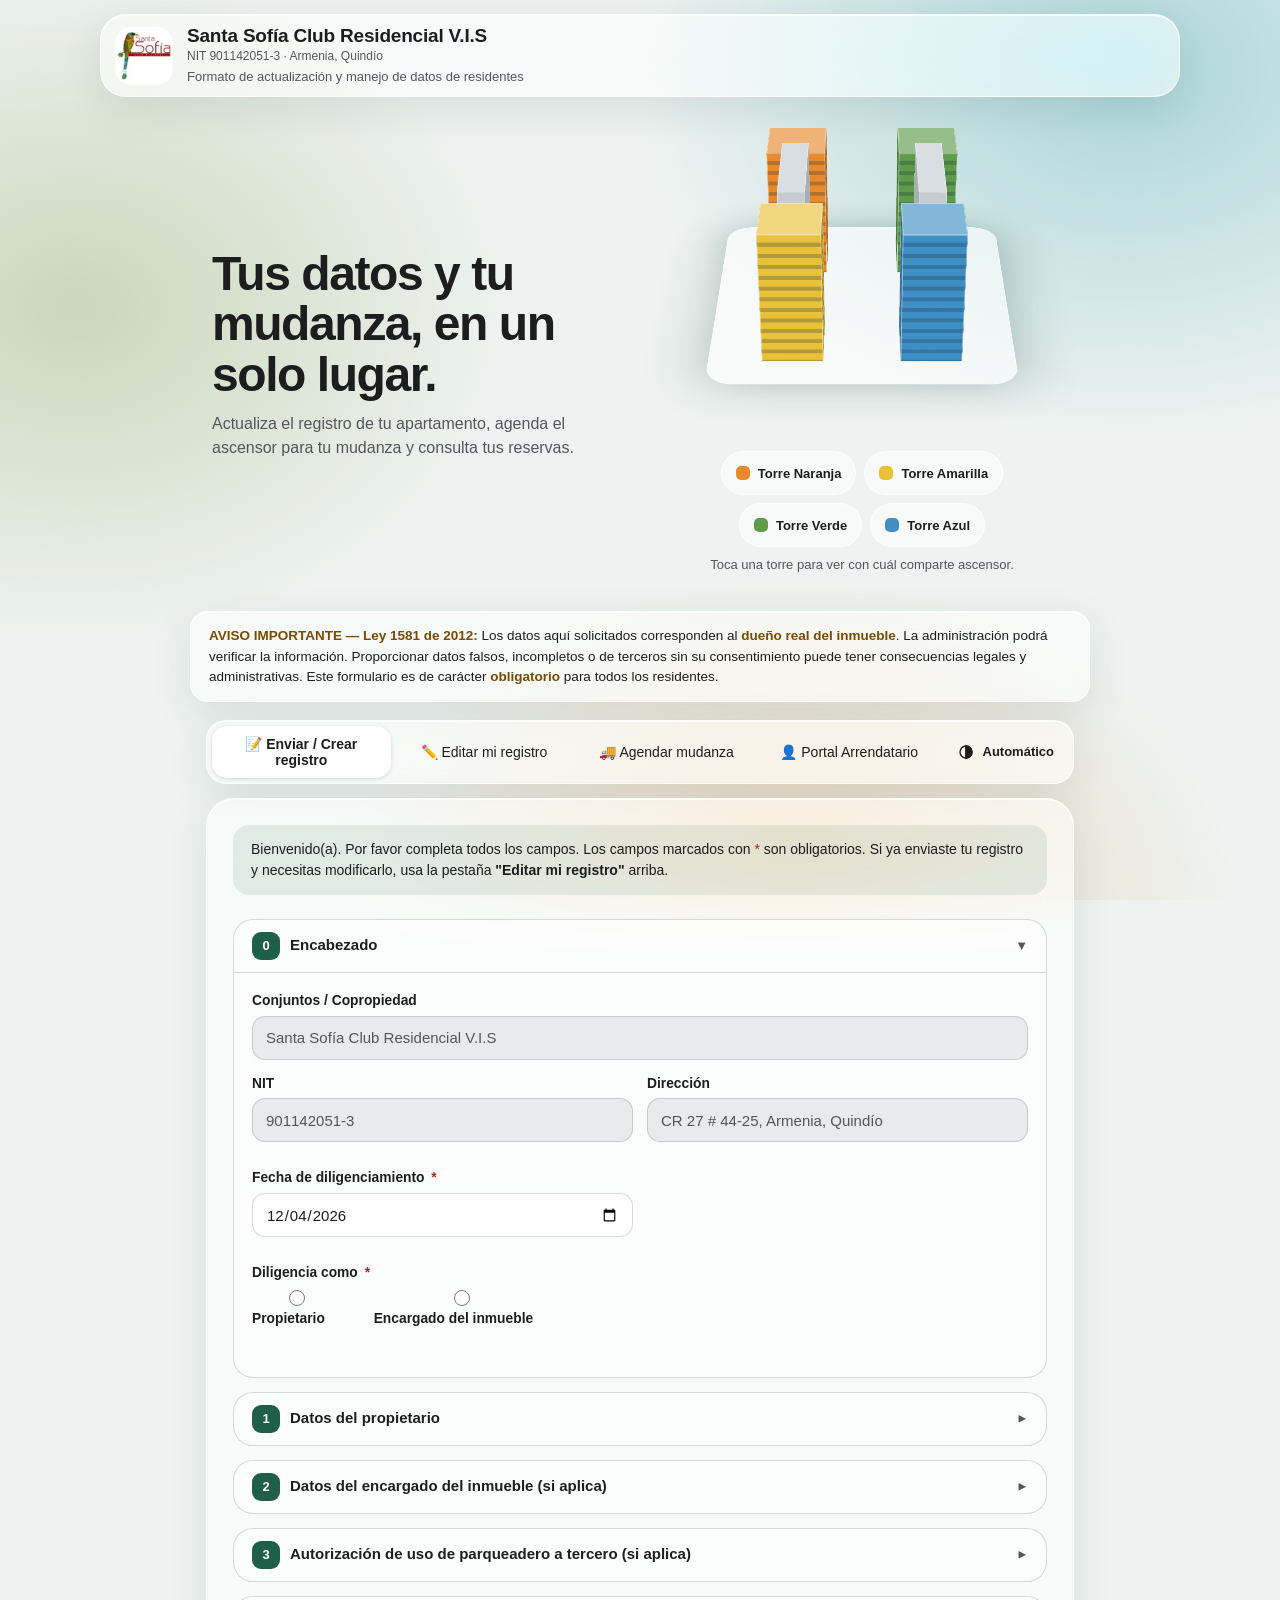
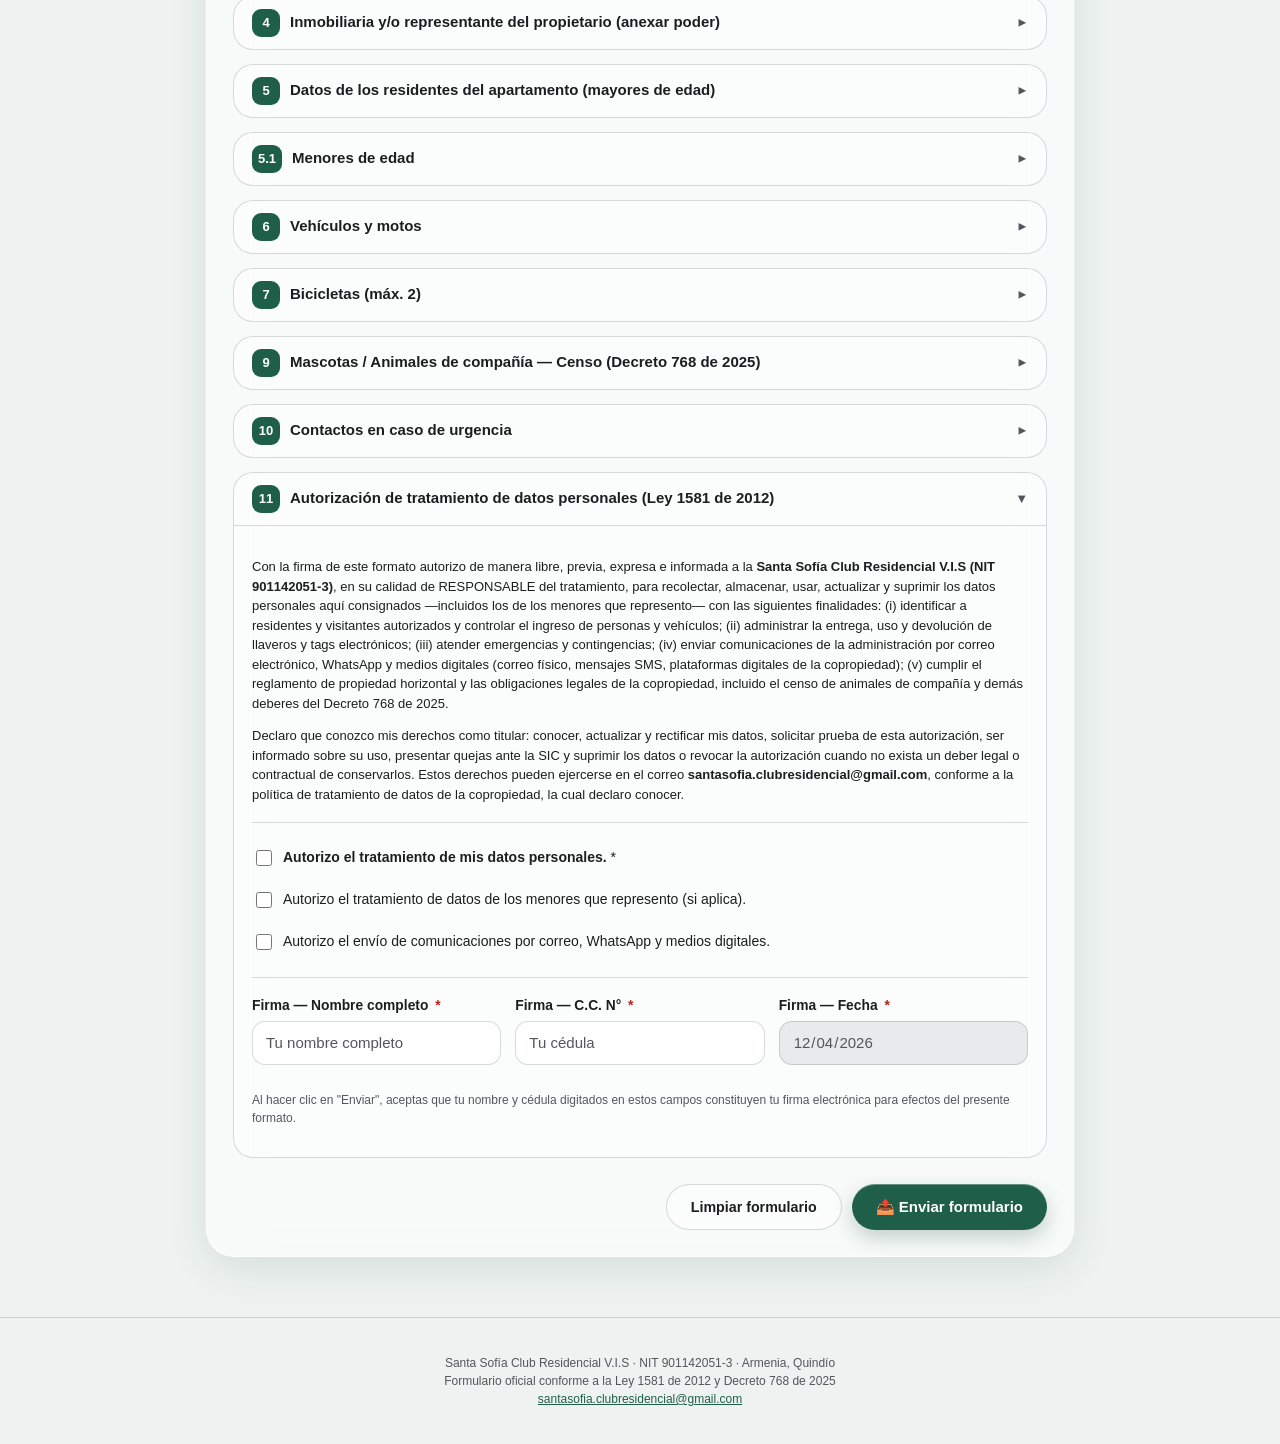
<file: index.html>
<!DOCTYPE html>
<html lang="es">
<head>
  <meta charset="UTF-8">
  <meta name="viewport" content="width=device-width, initial-scale=1.0">
  <meta name="theme-color" content="#0066CC">
  <title>Formulario de Residentes — Santa Sofía Club Residencial V.I.S</title>
  <meta name="description" content="Formulario oficial para actualización de datos de residentes y propietarios de Santa Sofía Club Residencial V.I.S. Armenia, Quindío.">
  <link rel="icon" href="assets/logo.png" type="image/png">
  <link rel="stylesheet" href="assets/styles.css">
  <link rel="stylesheet" href="assets/arrendatario.css">
  <script>try{var t=localStorage.getItem('ss-theme');if(t==='light'||t==='dark')document.documentElement.setAttribute('data-theme',t);}catch(e){}</script>
  <link rel="stylesheet" href="assets/theme.css">
</head>
<body>

<header class="site-header">
  <div class="header-inner">
    <img src="assets/logo.png" alt="Logo Santa Sofía Club Residencial V.I.S" class="logo">
    <div class="header-text">
      <h1>Santa Sofía Club Residencial V.I.S</h1>
      <p class="nit">NIT 901142051-3 · Armenia, Quindío</p>
      <p class="sub">Formato de actualización y manejo de datos de residentes</p>
    </div>
  </div>
</header>

<div class="legal-banner">
  <strong>AVISO IMPORTANTE — Ley 1581 de 2012:</strong>
  Los datos aquí solicitados corresponden al <strong>dueño real del inmueble</strong>.
  La administración podrá verificar la información. Proporcionar datos falsos, incompletos
  o de terceros sin su consentimiento puede tener consecuencias legales y administrativas.
  Este formulario es de carácter <strong>obligatorio</strong> para todos los residentes.
</div>

<nav class="mode-switcher">
  <div class="mode-tabs" role="tablist">
    <button type="button" class="mode-tab active" data-mode="create" role="tab">
      📝 Enviar / Crear registro
    </button>
    <button type="button" class="mode-tab" data-mode="edit" role="tab">
      ✏️ Editar mi registro
    </button>
    <button type="button" class="mode-tab" data-mode="mudanzas" role="tab">
      🚚 Agendar mudanza
    </button>
    <a href="arrendatario.html" class="mode-tab" role="tab">👤 Portal Arrendatario</a>
  </div>
</nav>

<main>

  <!-- ============================================== -->
  <!-- VISTA: MODO CREAR                               -->
  <!-- ============================================== -->
  <div id="view-create">
    <div class="card" id="form-card">
      <div class="intro">
        Bienvenido(a). Por favor completa todos los campos. Los campos marcados con
        <span style="color:var(--err);">*</span> son obligatorios. Si ya enviaste tu registro y
        necesitas modificarlo, usa la pestaña <strong>"Editar mi registro"</strong> arriba.
      </div>

      <div id="alert-create" class="alert hidden" role="alert"></div>

      <div id="editIndicator" class="alert alert-info hidden">
        <strong>Modo edición activo.</strong> Estás modificando un registro existente.
        Tu N° de formulario se conserva.
        <button type="button" class="btn btn-secondary" id="btnNuevo" style="float:right; padding:4px 12px; font-size:13px;">
          Cancelar y crear uno nuevo
        </button>
        <div style="clear:both;"></div>
      </div>

      <form id="mainForm" novalidate>

        <!-- ====== ENCABEZADO + DILIGENCIA ====== -->
        <div class="section">
          <div class="section-head">
            <span><span class="section-num">0</span>Encabezado</span>
            <span class="arrow">▼</span>
          </div>
          <div class="section-body">
            <div class="field" style="margin-bottom:14px;">
              <label>Conjuntos / Copropiedad</label>
              <input type="text" value="Santa Sofía Club Residencial V.I.S" disabled>
            </div>
            <div class="row">
              <div class="field">
                <label>NIT</label>
                <input type="text" value="901142051-3" disabled>
              </div>
              <div class="field">
                <label>Dirección</label>
                <input type="text" value="CR 27 # 44-25, Armenia, Quindío" disabled>
              </div>
            </div>
            <div class="row">
              <div class="field">
                <label>Fecha de diligenciamiento <span class="req">*</span></label>
                <input type="date" id="firmaFecha" required>
              </div>
            </div>
            <div class="row">
              <div class="field" style="grid-column: 1 / -1;">
                <label>Diligencia como <span class="req">*</span></label>
                <div style="display:flex; flex-wrap:wrap; gap:14px;">
                  <label class="radio-row"><input type="radio" name="diligencia" value="Propietario" required> Propietario</label>
                  <label class="radio-row"><input type="radio" name="diligencia" value="Tenedor / Otro"> Encargado del inmueble</label>
                  <div class="err-msg" style="margin-top:6px;"></div>
                </div>
              </div>
            </div>
          </div>
        </div>

        <!-- ====== 1. DATOS DEL PROPIETARIO ====== -->
        <div class="section collapsed">
          <div class="section-head">
            <span><span class="section-num">1</span>Datos del propietario</span>
            <span class="arrow">▼</span>
          </div>
          <div class="section-body">
            <div class="row">
              <div class="field">
                <label>Nombres y apellidos <span class="req">*</span></label>
                <input type="text" id="nombreProp" placeholder="Como aparece en la cédula" required>
                <div class="err-msg"></div>
              </div>
              <div class="field">
                <label>N° de identificación <span class="req">*</span></label>
                <input type="text" id="ccProp" placeholder="Cédula de ciudadanía" required>
                <div class="err-msg"></div>
              </div>
            </div>
            <div class="row">
              <div class="field">
                <label>Correo electrónico <span class="req">*</span></label>
                <input type="email" id="correoProp" placeholder="ejemplo@correo.com" required>
                <div class="err-msg"></div>
              </div>
              <div class="field">
                <label>Celular <span class="req">*</span></label>
                <input type="tel" id="celProp" placeholder="3001234567" required>
                <div class="err-msg"></div>
              </div>
            </div>
            <div class="row row-3">
              <div class="field">
                <label>Teléfono fijo</label>
                <input type="tel" id="telFijoProp" placeholder="(604) 123 4567">
              </div>
              <div class="field">
                <label>N° de apartamento <span class="req">*</span></label>
                <input type="text" id="apto" placeholder="Ej: 101, 202B, 9804" required>
                <div class="err-msg"></div>
              </div>
              <div class="field">
                <label>Matrícula del apartamento</label>
                <input type="text" id="matriculaApto" placeholder="Autocompleta al escribir el apto">
                <div class="err-msg"></div>
              </div>
            </div>
            <div id="apto-lookup-msg" class="lookup-msg hidden"></div>

            <h4 style="margin-top:18px; color:var(--azul-osc);">Parqueaderos</h4>
            <p class="ss-aviso">
              <strong style="font-size:15px;">⚠️ Importante:</strong> si su apartamento <strong>no tiene parqueadero asignado</strong>, deje los campos vacíos y continúe. Los parqueaderos de <strong>Moto</strong> y <strong>Carro</strong> comparten la misma numeración pero tienen matrículas inmobiliarias distintas. Por eso el sistema <strong>no puede identificar la matrícula correcta si no elige primero el tipo</strong>.
              <br><br>
              <strong>Orden correcto para llenar:</strong>
              <br>
              <strong>1.</strong> Seleccione el tipo (<strong>Moto</strong> o <strong>Carro</strong>) en el menú desplegable
              <br>
              <strong>2.</strong> Escriba solo el número de la celda, ejemplo: <code class="ss-mark">60</code>
              <br>
              <strong>3.</strong> La matrícula se autocompletará sola en el tercer campo
            </p>
            <div class="row row-3">
              <div class="field">
                <label>Tipo de parqueadero 1 (opcional)</label>
                <select id="parq1Tipo">
                  <option value="">-- Seleccione primero --</option>
                  <option value="Moto">Moto</option>
                  <option value="Carro">Carro</option>
                </select>
                <div class="err-msg"></div>
              </div>
              <div class="field">
                <label>N° de celda 1 (opcional)</label>
                <input type="text" id="parq1Celda" placeholder="Solo el número, ejemplo: 60">
                <div class="err-msg"></div>
              </div>
              <div class="field">
                <label>Matrícula Parqueadero 1</label>
                <input type="text" id="parq1Mat" placeholder="Se autocompleta al elegir tipo + número" readonly>
                <div class="err-msg"></div>
              </div>
            </div>
            <div id="parq1-lookup-msg" class="lookup-msg hidden"></div>

            <div class="row row-3">
              <div class="field">
                <label>Tipo de parqueadero 2 (opcional)</label>
                <select id="parq2Tipo">
                  <option value="">-- Seleccione primero --</option>
                  <option value="Moto">Moto</option>
                  <option value="Carro">Carro</option>
                </select>
                <div class="err-msg"></div>
              </div>
              <div class="field">
                <label>N° de celda 2 (opcional)</label>
                <input type="text" id="parq2Celda" placeholder="Solo el número, ejemplo: 34">
                <div class="err-msg"></div>
              </div>
              <div class="field">
                <label>Matrícula Parqueadero 2</label>
                <input type="text" id="parq2Mat" placeholder="Se autocompleta al elegir tipo + número" readonly>
                <div class="err-msg"></div>
              </div>
            </div>
            <div id="parq2-lookup-msg" class="lookup-msg hidden"></div>

            <div class="row row-3">
              <div class="field">
                <label>Tipo de parqueadero 3 (opcional)</label>
                <select id="parq3Tipo">
                  <option value="">-- Seleccione primero --</option>
                  <option value="Moto">Moto</option>
                  <option value="Carro">Carro</option>
                </select>
                <div class="err-msg"></div>
              </div>
              <div class="field">
                <label>N° de celda 3 (opcional)</label>
                <input type="text" id="parq3Celda" placeholder="Solo el número, ejemplo: 60">
                <div class="err-msg"></div>
              </div>
              <div class="field">
                <label>Matrícula Parqueadero 3</label>
                <input type="text" id="parq3Mat" placeholder="Se autocompleta al elegir tipo + número" readonly>
                <div class="err-msg"></div>
              </div>
            </div>
            <div id="parq3-lookup-msg" class="lookup-msg hidden"></div>

            <div class="row row-3">
              <div class="field">
                <label>Tipo de parqueadero 4 (opcional)</label>
                <select id="parq4Tipo">
                  <option value="">-- Seleccione primero --</option>
                  <option value="Moto">Moto</option>
                  <option value="Carro">Carro</option>
                </select>
                <div class="err-msg"></div>
              </div>
              <div class="field">
                <label>N° de celda 4 (opcional)</label>
                <input type="text" id="parq4Celda" placeholder="Solo el número, ejemplo: 34">
                <div class="err-msg"></div>
              </div>
              <div class="field">
                <label>Matrícula Parqueadero 4</label>
                <input type="text" id="parq4Mat" placeholder="Se autocompleta al elegir tipo + número" readonly>
                <div class="err-msg"></div>
              </div>
            </div>
            <div id="parq4-lookup-msg" class="lookup-msg hidden"></div>

            <div class="checkbox-row" style="margin-top:14px;">
              <label>
                <input type="checkbox" name="requiereRevision">
                Alguna matrícula mostrada arriba NO coincide con la real; requiere revisión administrativa.
              </label>
            </div>
            <div class="field" id="observMatriculas-wrap" style="display:none; margin-top:8px;">
              <label>Observaciones sobre las matrículas</label>
              <textarea id="observMatriculas" rows="2" placeholder="Indícanos cuál matrícula es incorrecta y, si la sabes, cuál es la correcta"></textarea>
            </div>
          </div>
        </div>

        <!-- ====== 2. DATOS DEL ENCARGADO DEL INMUEBLE ====== -->
        <div class="section collapsed">
          <div class="section-head">
            <span><span class="section-num">2</span>Datos del encargado del inmueble (si aplica)</span>
            <span class="arrow">▼</span>
          </div>
          <div class="section-body">
            <p style="margin-top:0; color:var(--gris-med); font-size:13px;">Esta sección es opcional. Llénala solo si tú eres el encargado o administrador del inmueble y no el propietario.</p>
            <div class="row">
              <div class="field">
                <label>Nombres y apellidos</label>
                <input type="text" id="nombreArr">
              </div>
              <div class="field">
                <label>N° de identificación</label>
                <input type="text" id="ccArr">
              </div>
            </div>
            <div class="row">
              <div class="field">
                <label>Correo electrónico</label>
                <input type="email" id="correArr">
              </div>
              <div class="field">
                <label>Celular</label>
                <input type="tel" id="celArr">
              </div>
            </div>
          </div>
        </div>

        <!-- ====== 3. PARQUEADERO A TERCERO (v2.0: 2 filas × 6 campos) ====== -->
        <div class="section collapsed">
          <div class="section-head">
            <span><span class="section-num">3</span>Autorización de uso de parqueadero a tercero (si aplica)</span>
            <span class="arrow">▼</span>
          </div>
          <div class="section-body">
            <p style="margin-top:0; color:var(--gris-med); font-size:13px;">
              Si algún parqueadero suyo es usado por otra persona (ej: su inquilino no tiene vehículos y usted le alquila el parqueadero),
              complete los datos del tercero autorizado. Puede registrar hasta 2 autorizaciones (ej: una para parqueadero de carro y otra para parqueadero de moto).
              Si no aplica, deje las filas vacías.
            </p>

            <!-- Fila 1 -->
            <div class="autoriz-row" style="border:1px solid var(--gris-claro); border-radius:8px; padding:18px; margin-bottom:14px; background:var(--blanco);">
              <div class="row-title" style="font-weight:600; color:var(--verde-osc); margin-bottom:10px; padding-bottom:6px; border-bottom:1px dashed var(--gris-claro);">
                Fila 1
              </div>
              <div class="row row-6">
                <div class="field">
                  <label>N° Parqueadero</label>
                  <input type="text" id="parqTer1Parq" placeholder="Ej: Carro 119 / Moto 34">
                </div>
                <div class="field">
                  <label>Tipo</label>
                  <select id="parqTer1Tipo">
                    <option value="">Seleccione...</option>
                    <option value="Carro">Carro</option>
                    <option value="Moto">Moto</option>
                  </select>
                </div>
                <div class="field">
                  <label>Placa autorizado</label>
                  <input type="text" id="parqTer1Placa" placeholder="Opcional">
                </div>
                <div class="field">
                  <label>Nombre autorizado</label>
                  <input type="text" id="parqTer1Nom">
                </div>
                <div class="field">
                  <label>Apto N°</label>
                  <input type="text" id="parqTer1Apto">
                </div>
                <div class="field">
                  <label>Celular</label>
                  <input type="tel" id="parqTer1Cel">
                </div>
              </div>
              <div class="field-hint" style="font-size:11px; color:var(--gris-med); margin-top:6px; font-style:italic;">
                Complete todos los campos si autoriza este parqueadero. Si ninguno aplica, deje la fila vacía.
              </div>
            </div>

            <!-- Fila 2 -->
            <div class="autoriz-row" style="border:1px solid var(--gris-claro); border-radius:8px; padding:18px; background:var(--blanco);">
              <div class="row-title" style="font-weight:600; color:var(--verde-osc); margin-bottom:10px; padding-bottom:6px; border-bottom:1px dashed var(--gris-claro);">
                Fila 2 <span style="font-weight:400; color:var(--gris-med); font-size:12px;">— (opcional, para 2do parqueadero)</span>
              </div>
              <div class="row row-6">
                <div class="field">
                  <label>N° Parqueadero</label>
                  <input type="text" id="parqTer2Parq" placeholder="Ej: Carro 119 / Moto 34">
                </div>
                <div class="field">
                  <label>Tipo</label>
                  <select id="parqTer2Tipo">
                    <option value="">Seleccione...</option>
                    <option value="Carro">Carro</option>
                    <option value="Moto">Moto</option>
                  </select>
                </div>
                <div class="field">
                  <label>Placa autorizado</label>
                  <input type="text" id="parqTer2Placa" placeholder="Opcional">
                </div>
                <div class="field">
                  <label>Nombre autorizado</label>
                  <input type="text" id="parqTer2Nom">
                </div>
                <div class="field">
                  <label>Apto N°</label>
                  <input type="text" id="parqTer2Apto">
                </div>
                <div class="field">
                  <label>Celular</label>
                  <input type="tel" id="parqTer2Cel">
                </div>
              </div>
              <div class="field-hint" style="font-size:11px; color:var(--gris-med); margin-top:6px; font-style:italic;">
                Si tiene un segundo parqueadero para autorizar, complete esta fila también.
              </div>
            </div>
          </div>
        </div>

        <!-- ====== 4. INMOBILIARIA ====== -->
        <div class="section collapsed">
          <div class="section-head">
            <span><span class="section-num">4</span>Inmobiliaria y/o representante del propietario (anexar poder)</span>
            <span class="arrow">▼</span>
          </div>
          <div class="section-body">
            <div class="row">
              <div class="field">
                <label>Nombre / Razón social</label>
                <input type="text" id="inmobRazon">
              </div>
              <div class="field">
                <label>NIT</label>
                <input type="text" id="inmobNit">
              </div>
            </div>
            <div class="row row-3">
              <div class="field">
                <label>Persona de contacto</label>
                <input type="text" id="inmobContacto">
              </div>
              <div class="field">
                <label>Teléfono</label>
                <input type="tel" id="inmobTel">
              </div>
              <div class="field">
                <label>Correo</label>
                <input type="email" id="inmobCorreo">
              </div>
            </div>
          </div>
        </div>

        <!-- ====== 5. RESIDENTES MAYORES ====== -->
        <div class="section collapsed">
          <div class="section-head">
            <span><span class="section-num">5</span>Datos de los residentes del apartamento (mayores de edad)</span>
            <span class="arrow">▼</span>
          </div>
          <div class="section-body">
            <p style="margin-top:0; color:var(--gris-med); font-size:13px;">Incluye todas las personas mayores de edad que viven en el apartamento (excepto el titular de la sección 1).</p>
            <div id="residentes-container">
              <!-- 4 residentes en columnas -->
            </div>
          </div>
        </div>

        <!-- ====== 5.1 MENORES ====== -->
        <div class="section collapsed">
          <div class="section-head">
            <span><span class="section-num">5.1</span>Menores de edad</span>
            <span class="arrow">▼</span>
          </div>
          <div class="section-body">
            <p style="margin-top:0; color:var(--gris-med); font-size:13px;">
              El tratamiento de los datos de menores se realiza en su interés superior y bajo la
              autorización del representante legal que firma este formato (Ley 1581 de 2012).
            </p>
            <div id="menores-container"></div>
          </div>
        </div>

        <!-- ====== 6. VEHÍCULOS Y MOTOS ====== -->
        <div class="section collapsed">
          <div class="section-head">
            <span><span class="section-num">6</span>Vehículos y motos</span>
            <span class="arrow">▼</span>
          </div>
          <div class="section-body">
            <div class="subsection-title">Vehículos</div>
            <div id="vehiculos-container"></div>
            <div class="subsection-title">Motos</div>
            <div id="motos-container"></div>
          </div>
        </div>

        <!-- ====== 7. BICICLETAS ====== -->
        <div class="section collapsed">
          <div class="section-head">
            <span><span class="section-num">7</span>Bicicletas (máx. 2)</span>
            <span class="arrow">▼</span>
          </div>
          <div class="section-body">
            <div id="bicis-container"></div>
          </div>
        </div>

        <!-- ====== 9. MASCOTAS ====== -->
        <div class="section collapsed">
          <div class="section-head">
            <span><span class="section-num">9</span>Mascotas / Animales de compañía — Censo (Decreto 768 de 2025)</span>
            <span class="arrow">▼</span>
          </div>
          <div class="section-body">
            <div id="mascotas-container"></div>
            <p style="font-size:12px; color:var(--gris-med);">
              <em>Solo para caninos de manejo especial (Ley 1801/2016 art. 128 y 134; Decreto 768/2025):</em>
              deben registrarse a nombre de un mayor de edad y contar con póliza de responsabilidad
              civil extracontractual vigente.
            </p>
          </div>
        </div>

        <!-- ====== 10. EMERGENCIAS ====== -->
        <div class="section collapsed">
          <div class="section-head">
            <span><span class="section-num">10</span>Contactos en caso de urgencia</span>
            <span class="arrow">▼</span>
          </div>
          <div class="section-body">
            <p style="margin-top:0; color:var(--gris-med); font-size:13px;">En caso de accidente, novedad o contingencia, comunicarse con:</p>
            <div id="emergencias-container"></div>
          </div>
        </div>

        <!-- ====== 11. AUTORIZACIÓN + FIRMA ====== -->
        <div class="section">
          <div class="section-head">
            <span><span class="section-num">11</span>Autorización de tratamiento de datos personales (Ley 1581 de 2012)</span>
            <span class="arrow">▼</span>
          </div>
          <div class="section-body">
            <p style="font-size:13px; color:var(--gris-tx);">
              Con la firma de este formato autorizo de manera libre, previa, expresa e informada a la
              <strong>Santa Sofía Club Residencial V.I.S (NIT 901142051-3)</strong>, en su calidad de RESPONSABLE del tratamiento,
              para recolectar, almacenar, usar, actualizar y suprimir los datos personales aquí consignados
              —incluidos los de los menores que represento— con las siguientes finalidades:
              (i) identificar a residentes y visitantes autorizados y controlar el ingreso de personas y vehículos;
              (ii) administrar la entrega, uso y devolución de llaveros y tags electrónicos;
              (iii) atender emergencias y contingencias;
              (iv) enviar comunicaciones de la administración por correo electrónico, WhatsApp y medios digitales (correo físico, mensajes SMS, plataformas digitales de la copropiedad);
              (v) cumplir el reglamento de propiedad horizontal y las obligaciones legales de la copropiedad,
              incluido el censo de animales de compañía y demás deberes del Decreto 768 de 2025.
            </p>
            <p style="font-size:13px; color:var(--gris-tx);">
              Declaro que conozco mis derechos como titular: conocer, actualizar y rectificar mis datos,
              solicitar prueba de esta autorización, ser informado sobre su uso, presentar quejas ante la SIC
              y suprimir los datos o revocar la autorización cuando no exista un deber legal o contractual
              de conservarlos. Estos derechos pueden ejercerse en el correo <strong>santasofia.clubresidencial@gmail.com</strong>,
              conforme a la política de tratamiento de datos de la copropiedad, la cual declaro conocer.
            </p>

            <hr class="sep">

            <div class="checkbox-row">
              <input type="checkbox" id="autDatos" name="autDatos" required>
              <label for="autDatos"><strong>Autorizo el tratamiento de mis datos personales.</strong> <span class="req">*</span></label>
            </div>
            <div class="checkbox-row">
              <input type="checkbox" id="autMenores" name="autMenores">
              <label for="autMenores">Autorizo el tratamiento de datos de los menores que represento (si aplica).</label>
            </div>
            <div class="checkbox-row">
              <input type="checkbox" id="autCom" name="autCom">
              <label for="autCom">Autorizo el envío de comunicaciones por correo, WhatsApp y medios digitales.</label>
            </div>

            <hr class="sep">

            <div class="row row-3">
              <div class="field">
                <label>Firma — Nombre completo <span class="req">*</span></label>
                <input type="text" id="firmaNom" placeholder="Tu nombre completo" required>
                <div class="err-msg"></div>
              </div>
              <div class="field">
                <label>Firma — C.C. N° <span class="req">*</span></label>
                <input type="text" id="firmaCC" placeholder="Tu cédula" required>
                <div class="err-msg"></div>
              </div>
              <div class="field">
                <label>Firma — Fecha <span class="req">*</span></label>
                <input type="date" id="firmaFecha2" disabled>
              </div>
            </div>
            <p style="font-size:12px; color:var(--gris-med);">
              Al hacer clic en "Enviar", aceptas que tu nombre y cédula digitados en estos campos
              constituyen tu firma electrónica para efectos del presente formato.
            </p>
          </div>
        </div>

        <div class="actions-bar">
          <button type="button" class="btn btn-secondary" onclick="document.getElementById('mainForm').reset(); document.querySelectorAll('.field.has-error').forEach(f=>f.classList.remove('has-error'));">
            Limpiar formulario
          </button>
          <button type="button" class="btn btn-primary" id="btnEnviar">
            📤 Enviar formulario
          </button>
        </div>

      </form>
    </div>

    <!-- ====== TARJETA DE ÉXITO ====== -->
    <div id="success-card" class="card success-card hidden">
      <div class="check">✅</div>
      <h2 id="success-title">¡Registro creado exitosamente!</h2>
      <p>Tu N° de formulario es:</p>
      <div class="num-form" id="success-num-form">SS-0000</div>
      <div class="advice" id="success-advice"></div>
      <div style="margin-top:20px;">
        <button type="button" class="btn btn-secondary" onclick="window.print();">🖨️ Imprimir comprobante</button>
        <button type="button" class="btn btn-primary" id="btnNuevoAfter" onclick="location.reload();">Enviar otro registro</button>
      </div>
    </div>
  </div>

  <!-- ============================================== -->
  <!-- VISTA: MODO EDITAR (LOOKUP)                     -->
  <!-- ============================================== -->
  <div id="view-edit" class="hidden">
    <div class="lookup-box">
      <h3>✏️ Editar mi registro</h3>
      <p>Ingresa tu <strong>N° de formulario</strong> (recibido al crear tu registro) y tu <strong>N° de apartamento</strong> para cargar tus datos y modificarlos.</p>
      <div id="alert-edit" class="alert hidden"></div>
      <div class="field" style="margin-bottom:12px;">
        <label>N° de formulario <span class="req">*</span></label>
        <input type="text" id="lookupNumForm" placeholder="Ej: SS-0042">
      </div>
      <div class="field" style="margin-bottom:18px;">
        <label>N° de apartamento <span class="req">*</span></label>
        <input type="text" id="lookupApto" placeholder="Ej: 101, 202B">
      </div>
      <button type="button" class="btn btn-primary btn-block" id="btnBuscar">
        🔍 Buscar mi registro
      </button>
      <p style="margin-top:18px; font-size:12px; color:var(--gris-med);">
        <strong>¿Perdiste tu N° de formulario?</strong> Escríbenos a
        <a href="mailto:santasofia.clubresidencial@gmail.com">santasofia.clubresidencial@gmail.com</a> con tu nombre, cédula y N° de apartamento
        para que podamos ayudarte a recuperar tu número.
      </p>
    </div>
  </div>

  <!-- ============================================== -->
  <!-- VISTA: MUDANZAS (Agendar)                       -->
  <!-- ============================================== -->
  <div id="view-mudanzas" class="hidden">
    <style>
      #mudCalendario { margin: 12px 0; }
      .mud-mes { margin-bottom: 16px; }
      .mud-mes h4 { color: var(--azul-osc); margin-bottom: 8px; }
      .mud-cal-grid { background: #fff; border: 1px solid var(--gris-borde); border-radius: 8px; padding: 8px; }
      .mud-cal-hdr { display: grid; grid-template-columns: repeat(7, 1fr); gap: 4px; margin-bottom: 6px; }
      .mud-cal-hdr span { text-align: center; font-size: 11px; font-weight: 600; color: var(--gris-med); }
      .mud-cal-dias { display: grid; grid-template-columns: repeat(7, 1fr); gap: 4px; }
      .mud-cal-dias span { aspect-ratio: 1; }
      .mud-dia { aspect-ratio: 1; border: 1px solid var(--gris-borde); border-radius: 6px; background: #fff; cursor: pointer; font-size: 13px; }
      .mud-dia:hover:not(:disabled) { background: var(--azul-claro); }
      .mud-dia-seleccionado { background: var(--azul-osc); color: white; border-color: var(--azul-osc); }
      .mud-dia-deshabilitado { background: #F0F0F0; color: var(--gris-med); cursor: not-allowed; }
      .mud-slots-grid { display: grid; grid-template-columns: repeat(2, 1fr); gap: 8px; margin-top: 12px; }
      .mud-slot { padding: 12px; border: 1px solid var(--gris-borde); border-radius: 6px; background: #fff; cursor: pointer; font-size: 13px; }
      .mud-slot-disponible:hover { background: var(--azul-claro); }
      .mud-slot-ocupado { background: #FFF0F0; color: var(--gris-med); cursor: not-allowed; }
      .mud-slot-seleccionado { background: var(--azul-osc); color: white; border-color: var(--azul-osc); }
      .mud-reserva-card { border: 1px solid var(--gris-borde); border-radius: 8px; padding: 14px; margin-bottom: 10px; background: #fff; }
      .mud-reserva-header { display: flex; justify-content: space-between; align-items: center; margin-bottom: 8px; padding-bottom: 6px; border-bottom: 1px solid var(--gris-borde); }
      .mud-reserva-id { font-family: monospace; font-weight: bold; color: var(--azul-osc); font-size: 15px; }
      .mud-estado-badge { padding: 3px 10px; border-radius: 12px; font-size: 11px; font-weight: 600; }
      .mud-estado-confirmada { background: #DCFCE7; color: #166534; }
      .mud-estado-cancelada { background: #FEE2E2; color: #991B1B; }
      .mud-estado-completada { background: #E0E7FF; color: #3730A3; }
      .mud-reserva-detail { font-size: 13px; line-height: 1.6; }
      .mud-reserva-detail strong { color: var(--azul-osc); }
      .mud-reserva-actions { margin-top: 10px; text-align: right; }
      @media (max-width: 600px) { .mud-slots-grid { grid-template-columns: 1fr; } }
    </style>

    <!-- Vista 1: Login -->
    <div id="mud-vista-login" class="card">
      <h3>🚚 Agendar mudanza</h3>
      <p>Solo el propietario del inmueble o el encargado autorizado pueden reservar el ascensor para mudanza. Las mudanzas se pueden agendar <strong>a partir del día siguiente</strong> (1 día calendario de anticipación). Puedes cancelar tu reserva <strong>hasta 12 horas antes</strong> del inicio; si reservas para mañana a primera hora, es posible que ya no puedas cancelarla en línea.</p>
      <div id="alert-mud-login" class="alert hidden" role="alert"></div>
      <div class="field" style="margin-bottom:12px;">
        <label>N° de formulario <span class="req">*</span></label>
        <input type="text" id="mudNumForm" placeholder="Ej: SS-0042" autocomplete="off">
      </div>
      <div class="field" style="margin-bottom:12px;">
        <label>N° de apartamento <span class="req">*</span></label>
        <input type="text" id="mudApto" placeholder="Ej: 311" autocomplete="off">
      </div>
      <div class="field" style="margin-bottom:18px;">
        <label>Cédula del propietario <span class="req">*</span></label>
        <input type="text" id="mudCcProp" placeholder="Solo números, sin puntos ni guiones" inputmode="numeric" autocomplete="off">
        <small style="color:var(--gris-med);">La cédula debe coincidir con la registrada en el formulario de residentes.</small>
      </div>
      <button type="button" class="btn btn-primary btn-block" id="btnMudVerificar">🔍 Verificar</button>
      <div style="text-align:center; margin-top:16px; font-size:13px; color:var(--gris-med);">
        ¿Ya tienes reserva? <a href="#" id="linkMisReservas">Ver mis reservas</a>
      </div>
    </div>

    <!-- Vista 2: Form -->
    <div id="mud-vista-form" class="card hidden">
      <h3>🚚 Agendar mudanza</h3>
      <div id="alert-mud-form" class="alert hidden" role="alert"></div>

      <div class="section">
        <div class="section-head"><span><span class="section-num">1</span>Tipo de autorización</span><span class="arrow">▼</span></div>
        <div class="section-body">
          <label class="radio-row"><input type="radio" name="mudTipo" value="Salida"> <strong>Salida</strong> del arrendatario actual</label>
          <label class="radio-row"><input type="radio" name="mudTipo" value="Ingreso"> <strong>Ingreso</strong> del nuevo arrendatario</label>
          <label class="radio-row"><input type="radio" name="mudTipo" value="Salida de elementos"> <strong>Salida</strong> únicamente de elementos</label>
          <label class="radio-row"><input type="radio" name="mudTipo" value="Ingreso de elementos"> <strong>Ingreso</strong> únicamente de elementos</label>
          <div id="mudTipoAviso" class="alert alert-info hidden" style="margin-bottom:0;">
            <strong>Importante:</strong> en la sección <strong>4 · Observaciones</strong> escriba los elementos autorizados (ej.: nevera, lavadora, 4 cajas). La portería solo dejará pasar lo que quede escrito ahí.
          </div>
        </div>
      </div>

      <div class="section">
        <div class="section-head"><span><span class="section-num">2</span>Torre y ascensor</span><span class="arrow">▼</span></div>
        <div class="section-body">
          <div class="row">
            <div class="field">
              <label>Torre <span class="req">*</span></label>
              <select id="mudTorre">
                <option value="Naranja">Naranja</option>
                <option value="Amarilla">Amarilla</option>
                <option value="Verde">Verde</option>
                <option value="Azul">Azul</option>
              </select>
            </div>
            <div class="field">
              <label>Ascensor</label>
              <input type="text" value="A (único habilitado)" disabled style="background:var(--gris-claro);">
            </div>
          </div>
        </div>
      </div>

      <div class="section">
        <div class="section-head"><span><span class="section-num">3</span>Fecha y horario</span><span class="arrow">▼</span></div>
        <div class="section-body">
          <p style="font-size:13px; color:var(--gris-med); margin-top:0;">
            Domingo y festivos no hay servicio. La vigilancia no permite ingreso en festivos aunque haya reserva.
          </p>
          <div id="mudCalendario"></div>
          <div id="mudSlots"></div>
        </div>
      </div>

      <div class="section">
        <div class="section-head"><span><span class="section-num">4</span>Datos adicionales</span><span class="arrow">▼</span></div>
        <div class="section-body">
          <div class="row">
            <div class="field"><label>Empresa de mudanza</label><input type="text" id="mudEmpresa" placeholder="Ej: Mudanzas XYZ"></div>
            <div class="field"><label>Placa del vehículo</label><input type="text" id="mudPlaca" placeholder="Ej: ABC123" maxlength="10"></div>
          </div>
          <div class="field"><label>Observaciones</label><textarea id="mudObservaciones" rows="2" placeholder="Información adicional. Si es solo de elementos, escriba aquí cuáles (ej.: nevera, lavadora, 4 cajas)"></textarea></div>
        </div>
      </div>

      <div style="margin-top:20px; display:flex; gap:10px;">
        <button type="button" class="btn btn-secondary" id="btnMudVolver">← Volver al inicio</button>
        <button type="button" class="btn btn-secondary" id="btnMudMisReservas">📋 Ver mis reservas</button>
        <button type="button" class="btn btn-primary btn-block" id="btnMudReservar" disabled>📅 Confirmar reserva</button>
      </div>
    </div>

    <!-- Vista 3: Confirmación -->
    <div id="mud-vista-ok" class="card hidden">
      <h3>✅ Reserva confirmada</h3>
      <p>ID Reserva: <strong id="mudOkId"></strong></p>
      <div id="mudOkDetalle"></div>
      <div id="mudOkAlerta" class="alert alert-info hidden"></div>
      <div style="margin-top:20px; display:flex; gap:10px;">
        <button type="button" class="btn btn-primary btn-block" id="btnMudOtra">Hacer otra reserva</button>
        <button type="button" class="btn btn-secondary btn-block" id="btnMudVerMisReservas">📋 Ver mis reservas</button>
      </div>
    </div>

    <!-- Vista 4: Mis reservas (FUNCIONAL) -->
    <div id="mud-vista-mis" class="card hidden">
      <h3>📋 Mis reservas</h3>
      <p id="mudMisSubtitulo" style="color:var(--gris-med);"></p>
      <div id="alert-mud-mis" class="alert hidden" role="alert"></div>
      <div id="mudMisLista"></div>
      <div style="margin-top:20px;">
        <button type="button" class="btn btn-secondary" id="btnMudVolverMis">← Volver al inicio</button>
      </div>
    </div>

  </div>

</main>

<footer class="site-footer">
  <p>
    Santa Sofía Club Residencial V.I.S · NIT 901142051-3 · Armenia, Quindío<br>
    Formulario oficial conforme a la Ley 1581 de 2012 y Decreto 768 de 2025<br>
    <a href="mailto:santasofia.clubresidencial@gmail.com">santasofia.clubresidencial@gmail.com</a>
  </p>
</footer>

<script src="js/clear-residente.js"></script>
<script src="js/app.js"></script>
<script>
  // ============================================================
  // Generador dinámico de campos repetidos (residentes, vehículos, etc.)
  // ============================================================
  function makeRowHTML(prefix, fields) {
    return '<div class="row row-3">' +
      fields.map(f => `
        <div class="field">
          <label>${f.label}</label>
          <input type="${f.type || 'text'}" id="${prefix}${f.id}" placeholder="${f.ph || ''}">
        </div>`).join('') +
      '</div>';
  }

  // Residentes (4)
  const residentesFields = [
    { id: 'Nombre', label: 'Nombres y apellidos' },
    { id: 'CC',     label: 'Cédula' },
    { id: 'Correo', label: 'Correo', type: 'email' },
    { id: 'Cel',    label: 'Celular', type: 'tel' },
    { id: 'Parent', label: 'Parentesco' },
  ];
  let html = '';
  for (let i = 1; i <= 4; i++) {
    html += '<div class="subsection-title">Residente #' + i + '</div>';
    html += '<div class="row">' +
      ['Nombre','CC'].map(f => `
        <div class="field"><label>${i === 1 ? (f === 'Nombre' ? 'Nombres y apellidos' : 'Cédula') : (f === 'Nombre' ? 'Nombres y apellidos' : 'Cédula')}</label>
        <input type="text" id="r${i}${f}"></div>`).join('') +
      '</div>' +
      '<div class="row row-3">' +
      [
        { id: 'Correo', label: 'Correo', type: 'email' },
        { id: 'Cel', label: 'Celular', type: 'tel' },
        { id: 'Parent', label: 'Parentesco' }
      ].map(f => `<div class="field"><label>${f.label}</label><input type="${f.type||'text'}" id="r${i}${f.id}"></div>`).join('') +
      '</div>';
  }
  document.getElementById('residentes-container').innerHTML = html;

  // Menores (4)
  html = '';
  for (let i = 1; i <= 4; i++) {
    html += '<div class="subsection-title">Menor #' + i + '</div>' +
      '<div class="row row-3">' +
        '<div class="field"><label>Nombres y apellidos</label><input type="text" id="m' + i + 'Nombre"></div>' +
        '<div class="field"><label>Edad</label><input type="number" id="m' + i + 'Edad" min="0" max="17"></div>' +
        '<div class="field"><label>Parentesco / representante legal</label><input type="text" id="m' + i + 'Parent"></div>' +
      '</div>';
  }
  document.getElementById('menores-container').innerHTML = html;

  // Vehículos (4)
  html = '';
  for (let i = 1; i <= 4; i++) {
    html += '<div class="subsection-title">Vehículo #' + i + '</div>' +
      '<div class="row row-3">' +
        ['Marca','Tipo','Color','Placa','Modelo'].map(f =>
          '<div class="field"><label>' + f + '</label><input type="text" id="v' + i + f + '"></div>').join('') +
        '<div class="field"><label>N° Tag</label><input type="text" id="v' + i + 'Tag"></div>' +
      '</div>';
  }
  document.getElementById('vehiculos-container').innerHTML = html;

  // Motos (4)
  html = '';
  for (let i = 1; i <= 4; i++) {
    html += '<div class="subsection-title">Moto #' + i + '</div>' +
      '<div class="row row-3">' +
        ['Marca','Tipo','Color','Placa','Modelo'].map(f =>
          '<div class="field"><label>' + f + '</label><input type="text" id="mo' + i + f + '"></div>').join('') +
        '<div class="field"><label>N° Tag</label><input type="text" id="mo' + i + 'Tag"></div>' +
      '</div>';
  }
  document.getElementById('motos-container').innerHTML = html;

  // Bicis (2)
  html = '';
  for (let i = 1; i <= 2; i++) {
    html += '<div class="subsection-title">Bicicleta #' + i + '</div>' +
      '<div class="row">' +
        ['Marca','Color','Clase','Serial'].map(f =>
          '<div class="field"><label>' + (f === 'Serial' ? 'N° serial del marco' : f) + '</label><input type="text" id="bici' + i + f + '"></div>').join('') +
      '</div>';
  }
  document.getElementById('bicis-container').innerHTML = html;

  // Mascotas (4)
  html = '';
  for (let i = 1; i <= 4; i++) {
    html += '<div class="subsection-title">Mascota #' + i + '</div>' +
      '<div class="row row-3">' +
        '<div class="field"><label>Tipo</label><input type="text" id="masc' + i + 'Tipo" placeholder="Perro, Gato, ..."></div>' +
        '<div class="field"><label>Nombre</label><input type="text" id="masc' + i + 'Nombre"></div>' +
        '<div class="field"><label>Raza</label><input type="text" id="masc' + i + 'Raza"></div>' +
      '</div>' +
      '<div class="row row-3">' +
        '<div class="field"><label>Color</label><input type="text" id="masc' + i + 'Color"></div>' +
        '<div class="field"><label>Sexo</label><select id="masc' + i + 'Sexo"><option value="">—</option><option>Macho</option><option>Hembra</option></select></div>' +
        '<div class="field"><label>Fecha última vacuna</label><input type="date" id="masc' + i + 'Vacuna"></div>' +
      '</div>' +
      '<div class="row">' +
        '<div class="field"><label>¿Manejo especial?</label>' +
          '<div>' +
            '<label class="radio-row"><input type="radio" name="masc' + i + 'Esp" value="Sí"> Sí</label>' +
            '<label class="radio-row"><input type="radio" name="masc' + i + 'Esp" value="No"> No</label>' +
          '</div></div>' +
      '</div>' +
      '<div class="row row-3">' +
        '<div class="field"><label>N° de registro del canino</label><input type="text" id="masc' + i + 'Registro"></div>' +
        '<div class="field"><label>Aseguradora</label><input type="text" id="masc' + i + 'Aseguradora"></div>' +
        '<div class="field"><label>N° de póliza</label><input type="text" id="masc' + i + 'Poliza"></div>' +
      '</div>';
  }
  document.getElementById('mascotas-container').innerHTML = html;

  // Emergencias (2)
  html = '';
  for (let i = 1; i <= 2; i++) {
    html += '<div class="subsection-title">Contacto #' + i + '</div>' +
      '<div class="row row-3">' +
        '<div class="field"><label>Nombre</label><input type="text" id="em' + i + 'Nombre"></div>' +
        '<div class="field"><label>Parentesco</label><input type="text" id="em' + i + 'Parent"></div>' +
        '<div class="field"><label>Teléfonos</label><input type="tel" id="em' + i + 'Tel"></div>' +
      '</div>';
  }
  document.getElementById('emergencias-container').innerHTML = html;

  // Sincronizar fecha firma
  document.getElementById('firmaFecha').addEventListener('change', (e) => {
    document.getElementById('firmaFecha2').value = e.target.value;
  });
  // Inicializar firmaFecha2 con el valor actual de firmaFecha
  document.getElementById('firmaFecha2').value = document.getElementById('firmaFecha').value;
</script>

<script src="js/theme.js"></script>
</body>
</html>
</file>
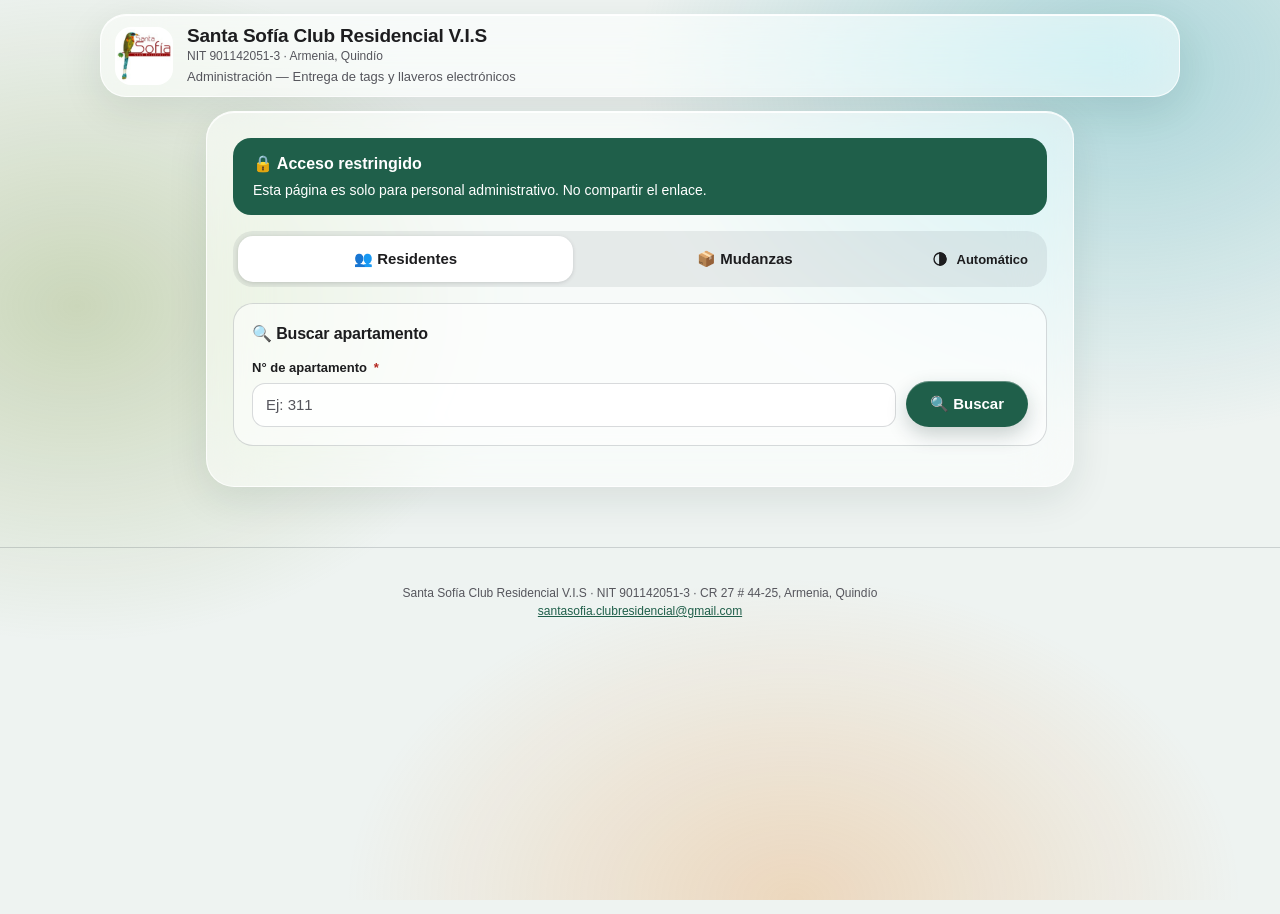
<file: admin.html>
<!DOCTYPE html>
<html lang="es">
<head>
  <meta charset="UTF-8">
  <meta name="viewport" content="width=device-width, initial-scale=1.0">
  <meta name="theme-color" content="#1F5F4A">
  <title>Administración — Tags y Llaveros — Santa Sofía Club Residencial V.I.S</title>
  <meta name="robots" content="noindex, nofollow">
  <link rel="icon" href="assets/logo.png" type="image/png">
  <link rel="stylesheet" href="assets/styles.css">
  <style>
    .admin-banner {
      background: #1F5F4A;
      color: white;
      padding: 14px 20px;
      border-radius: 8px;
      margin-bottom: 16px;
      font-size: 14px;
    }
    .admin-banner strong { font-size: 16px; display: block; margin-bottom: 4px; }
    .vehiculo-row {
      display: grid;
      grid-template-columns: 32px 1fr 130px 100px;
      gap: 12px;
      align-items: center;
      padding: 10px 14px;
      margin-bottom: 6px;
      background: white;
      border: 1px solid var(--gris-borde);
      border-radius: 6px;
    }
    .vehiculo-row.vehiculo-asignado { background: #FFFBEB; border-color: #F59E0B; }
    .vehiculo-row.vehiculo-sin-asignar { background: #F8FAFC; }
    .vehiculo-row .vehiculo-icon { font-size: 18px; text-align: center; }
    .vehiculo-row .vehiculo-info { font-size: 13px; }
    .vehiculo-row .vehiculo-info .vehiculo-placa { font-family: monospace; font-weight: bold; color: var(--azul-osc); }
    .vehiculo-row .vehiculo-info .vehiculo-detalle { color: var(--gris-med); font-size: 12px; }
    .vehiculo-row input[type="text"] {
      padding: 6px 10px;
      border: 1px solid var(--gris-borde);
      border-radius: 4px;
      font-family: monospace;
      font-size: 13px;
    }
    .vehiculo-row .vehiculo-tag-actual {
      font-size: 11px;
      color: var(--gris-med);
      text-align: center;
    }
    .textarea-llaves {
      width: 100%;
      min-height: 50px;
      padding: 10px 12px;
      border: 1px solid var(--gris-borde);
      border-radius: 6px;
      font-family: monospace;
      font-size: 13px;
      resize: vertical;
    }
    .info-grid {
      display: grid;
      grid-template-columns: 140px 1fr;
      gap: 8px 16px;
      font-size: 14px;
    }
    .info-grid .lbl { font-weight: 600; color: var(--gris-med); }
    .info-grid .val { color: var(--gris-tx); }
    .seccion-admin {
      background: white;
      border: 1px solid var(--gris-borde);
      border-radius: 8px;
      padding: 18px;
      margin-bottom: 14px;
    }
    .seccion-admin h3 {
      margin-top: 0;
      margin-bottom: 12px;
      color: var(--azul-osc);
      font-size: 16px;
      display: flex;
      align-items: center;
      gap: 8px;
    }
    .seccion-admin h3 .contador {
      background: var(--azul-osc);
      color: white;
      font-size: 11px;
      padding: 2px 8px;
      border-radius: 10px;
      font-weight: normal;
    }
    .help-box {
      background: #FFFBEB;
      border-left: 4px solid #F59E0B;
      padding: 10px 12px;
      border-radius: 4px;
      font-size: 12px;
      color: #5A4500;
      margin-bottom: 12px;
    }
    .help-box.info { background: #EFF6FF; border-left-color: #3B82F6; color: #1E40AF; }
    .help-box.warn { background: #FEF2F2; border-left-color: #DC2626; color: #7F1D1D; }
    .resumen-card {
      background: #F0F9F4;
      border: 1px solid #BBF7D0;
      border-radius: 6px;
      padding: 10px 14px;
      margin-bottom: 8px;
      font-size: 13px;
    }
    .resumen-card strong { color: var(--azul-osc); }
    .btn-area {
      margin-top: 14px;
      display: flex;
      gap: 10px;
      align-items: center;
      justify-content: flex-end;
    }
    .btn-area .msg {
      flex: 1;
      font-size: 13px;
    }
    .btn-area .msg.ok { color: #15803D; }
    .btn-area .msg.err { color: #B91C1C; }
    .historico-item {
      padding: 8px 10px;
      border-bottom: 1px solid var(--gris-borde);
      font-size: 12px;
      color: var(--gris-tx);
    }
    .historico-item:last-child { border-bottom: none; }
    .historico-item .fecha { color: var(--gris-med); font-family: monospace; }
    .historico-item .tipo {
      display: inline-block;
      background: var(--azul-osc);
      color: white;
      padding: 1px 6px;
      border-radius: 8px;
      font-size: 10px;
      margin: 0 6px;
    }
    .historico-item .tipo.tag { background: #7C3AED; }
    .historico-item .tipo.dev { background: #DC2626; }
    .loading-mini {
      display: inline-block;
      width: 12px;
      height: 12px;
      border: 2px solid var(--gris-borde);
      border-top-color: var(--azul-osc);
      border-radius: 50%;
      animation: spin 1s linear infinite;
      vertical-align: middle;
      margin-left: 8px;
    }
    @keyframes spin { to { transform: rotate(360deg); } }
  </style>
  <script>try{var t=localStorage.getItem('ss-theme');if(t==='light'||t==='dark')document.documentElement.setAttribute('data-theme',t);}catch(e){}</script>
  <link rel="stylesheet" href="assets/theme.css">
</head>
<body>

<header class="site-header">
  <div class="header-inner">
    <img src="assets/logo.png" alt="Logo Santa Sofía Club Residencial" class="logo">
    <div class="header-text">
      <h1>Santa Sofía Club Residencial V.I.S</h1>
      <p class="nit">NIT 901142051-3 · Armenia, Quindío</p>
      <p class="sub">Administración — Entrega de tags y llaveros electrónicos</p>
    </div>
  </div>
</header>

<main>

  <div class="card">
    <div class="admin-banner">
      <strong>🔒 Acceso restringido</strong>
      Esta página es solo para personal administrativo. No compartir el enlace.
    </div>

    <div id="alert-admin" class="alert hidden" role="alert"></div>

    <!-- ====== NAVEGACIÓN DE TABS ====== -->
    <nav class="admin-tabs" style="display:flex; gap:8px; margin-bottom:16px; border-bottom:2px solid var(--gris-borde); padding-bottom:0;">
      <button type="button" class="btn btn-primary" id="btnNavResidentes" style="border-radius:8px 8px 0 0; margin-bottom:-2px;">👥 Residentes</button>
      <button type="button" class="btn btn-secondary" id="btnNavMudanzas" style="border-radius:8px 8px 0 0; margin-bottom:-2px;">📦 Mudanzas</button>
    </nav>

    <!-- ====== TAB 1: RESIDENTES (secciones actuales) ====== -->
    <div id="tab-residentes-admin">

    <!-- ====== BUSCAR APTO ====== -->
    <div class="seccion-admin">
      <h3>🔍 Buscar apartamento</h3>
      <div style="display:flex; gap:10px; align-items:end;">
        <div class="field" style="flex:1; margin:0;">
          <label>N° de apartamento <span class="req">*</span></label>
          <input type="text" id="aptoBusqueda" placeholder="Ej: 311" autocomplete="off">
        </div>
        <button type="button" class="btn btn-primary" id="btnBuscarApto">🔍 Buscar</button>
      </div>
    </div>

    <!-- ====== RESUMEN DEL APTO ====== -->
    <div id="seccion-resumen" class="seccion-admin" style="display:none;">
      <h3>📋 Resumen del apto <span class="contador" id="apto-num">?</span></h3>
      <div id="resumen-content"></div>
    </div>

    <!-- ====== TAGS VEHICULARES ====== -->
    <div id="seccion-tags" class="seccion-admin" style="display:none;">
      <h3>🏷️ Tags vehiculares <span class="contador" id="vehiculos-count">0</span></h3>
      <div class="help-box info">
        ℹ️ Cada vehículo tiene su propio N° Tag. Los tags no son reutilizables: cuando un vehículo se va, el tag se marca como devuelto y no se reasigna.
      </div>
      <div id="vehiculos-container"></div>
      <div class="btn-area">
        <div class="msg" id="tags-msg"></div>
        <button type="button" class="btn btn-secondary" id="btnDevolverTags">↩ Marcar devolución de tag</button>
        <button type="button" class="btn btn-primary" id="btnGuardarTags">💾 Guardar tags</button>
      </div>
    </div>

    <!-- ====== LLAVEROS PEATONALES ====== -->
    <div id="seccion-llaves" class="seccion-admin" style="display:none;">
      <h3>🔑 Llaveros peatonales <span class="contador" id="llaves-count">0</span></h3>
      <div class="help-box info">
        ℹ️ Los llaveros son genéricos. Cada K-NNN puede asignarse a cualquier apto, pero no puede estar duplicado simultáneamente. Separa los números con coma.
      </div>
      <div class="field">
        <label>Llaveros asignados actualmente</label>
        <textarea id="llaveros-textarea" class="textarea-llaves" placeholder="Ej: K-001, K-002, K-003"></textarea>
        <div class="err-msg"></div>
      </div>
      <div style="font-size:12px; color:var(--gris-med); margin-top:6px;" id="llaveros-historial"></div>
      <div class="btn-area">
        <div class="msg" id="llaveros-msg"></div>
        <button type="button" class="btn btn-secondary" id="btnDevolverLlaves">↩ Devolución total</button>
        <button type="button" class="btn btn-primary" id="btnGuardarLlaves">💾 Guardar llaveros</button>
      </div>
    </div>

    <!-- ====== HISTORIAL ====== -->
    <div id="seccion-historial" class="seccion-admin" style="display:none;">
      <h3>📜 Historial de eventos <span class="contador" id="historial-count">0</span></h3>
      <div id="historial-container"></div>
    </div>

    </div><!-- /#tab-residentes-admin -->

    <!-- ====== TAB 2: MUDANZAS (NUEVO) ====== -->
    <div id="tab-mudanzas-admin" class="hidden">
      <div style="display:flex; gap:10px; margin-bottom:16px; flex-wrap:wrap; align-items:center; background:var(--azul-claro); padding:12px; border-radius:6px;">
        <label><strong>Estado:</strong></label>
        <select id="mudanzasEstadoFilter" style="padding:6px 10px;">
          <option value="Confirmada" selected>Confirmada</option>
          <option value="Cancelada">Cancelada</option>
          <option value="Todas">Todas</option>
        </select>
        <label><strong>Torre:</strong></label>
        <select id="mudanzasTorreFilter" style="padding:6px 10px;">
          <option value="" selected>Todas</option>
          <option value="Naranja">Naranja</option>
          <option value="Amarilla">Amarilla</option>
          <option value="Verde">Verde</option>
          <option value="Azul">Azul</option>
        </select>
        <label style="display:flex; align-items:center; gap:4px;">
          <input type="checkbox" id="mudanzasProximosDiasCheck" checked>
          <span>Solo próximos <input type="number" id="mudanzasProximosDiasInput" value="8" min="1" max="60" style="width:50px; padding:2px 6px;"> días</span>
        </label>
        <button type="button" class="btn btn-primary" id="btnCargarMudanzas">🔄 Actualizar lista</button>
      </div>
      <div id="mudanzasList"></div>
    </div>

  </div>

</main>

<footer class="site-footer">
  <p>
    Santa Sofía Club Residencial V.I.S · NIT 901142051-3 · CR 27 # 44-25, Armenia, Quindío<br>
    <a href="mailto:santasofia.clubresidencial@gmail.com">santasofia.clubresidencial@gmail.com</a>
  </p>
</footer>

<script src="js/admin.js"></script>

<script src="js/theme.js"></script>
</body>
</html>
</file>
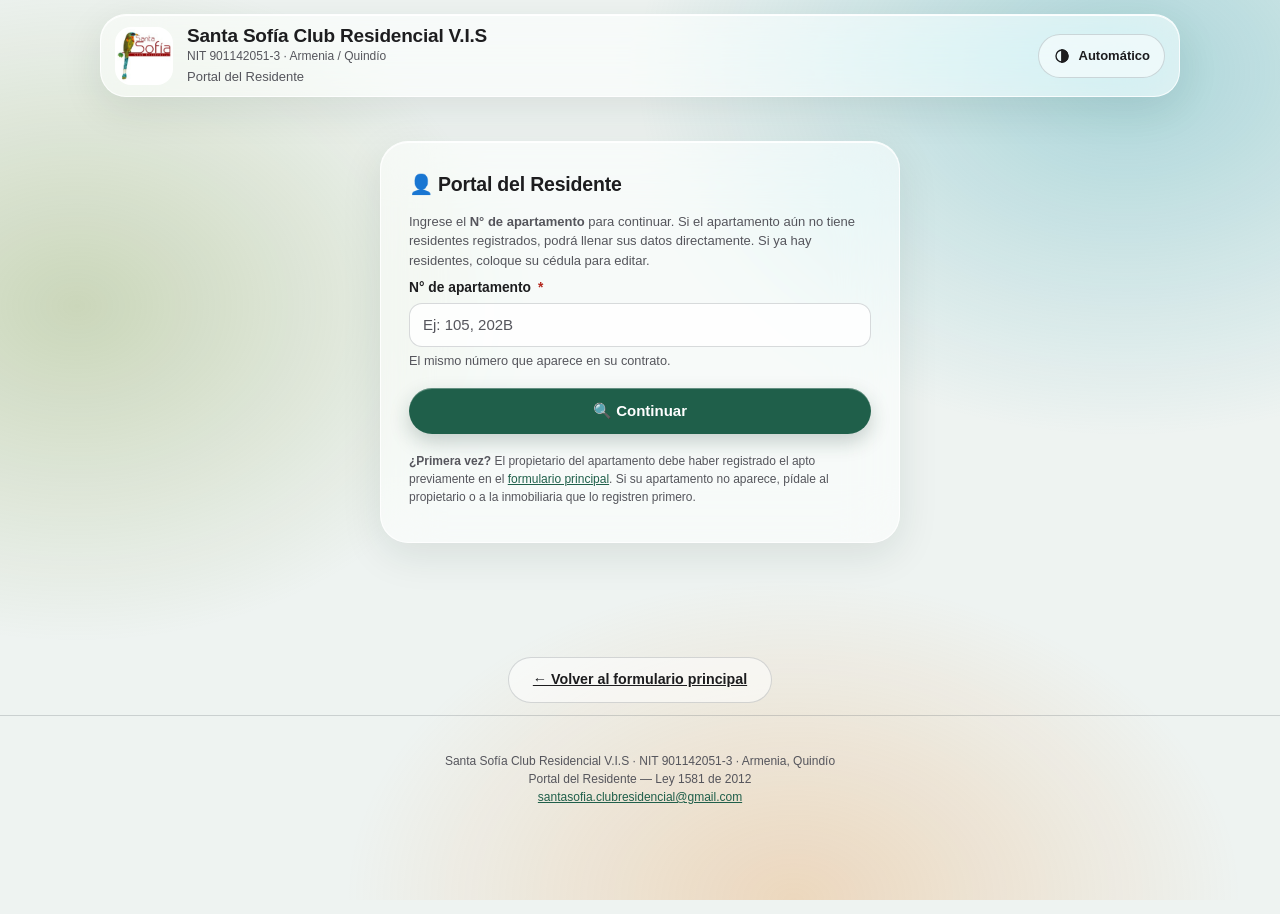
<file: arrendatario.html>
<!DOCTYPE html>
<html lang="es">
<head>
  <meta charset="UTF-8">
  <meta name="viewport" content="width=device-width, initial-scale=1.0">
  <meta name="theme-color" content="#1f4e79">
  <title>Portal del Residente — Santa Sofía Club Residencial</title>
  <link rel="icon" href="assets/logo.png" type="image/png">
  <link rel="stylesheet" href="assets/styles.css">
  <link rel="stylesheet" href="assets/arrendatario.css">
  <script src="js/arrendatario.js?v=1"></script>
  <script>try{var t=localStorage.getItem('ss-theme');if(t==='light'||t==='dark')document.documentElement.setAttribute('data-theme',t);}catch(e){}</script>
  <link rel="stylesheet" href="assets/theme.css">
</head>
<body>

  <header class="site-header">
    <div class="header-inner">
      <img src="assets/logo.png" alt="Logo Santa Sofía" class="logo">
      <div class="header-text">
        <h1>Santa Sofía Club Residencial V.I.S</h1>
        <p class="nit">NIT 901142051-3 · Armenia / Quindío</p>
        <p class="sub">Portal del Residente</p>
      </div>
    </div>
  </header>

  <main>

    <section id="view-inicial" class="lookup-box">
      <h3>👤 Portal del Residente</h3>
      <p>Ingrese el <strong>N° de apartamento</strong> para continuar.
         Si el apartamento aún no tiene residentes registrados, podrá
         llenar sus datos directamente. Si ya hay residentes, coloque
         su cédula para editar.</p>

      <div id="alert-inicial" class="alert hidden" role="alert"></div>

      <div class="field" style="margin-bottom:18px;">
        <label>N° de apartamento <span class="req">*</span></label>
        <input type="text" id="aptoInput" placeholder="Ej: 105, 202B" autocomplete="off">
        <small class="help">El mismo número que aparece en su contrato.</small>
      </div>

      <button type="button" class="btn btn-primary btn-block" id="btnContinuar">
        🔍 Continuar
      </button>

      <p style="margin-top:18px; font-size:12px; color:var(--gris-med);">
        <strong>¿Primera vez?</strong> El propietario del apartamento debe haber
        registrado el apto previamente en el
        <a href="index.html">formulario principal</a>. Si su apartamento no aparece,
        pídale al propietario o a la inmobiliaria que lo registren primero.
      </p>
    </section>

    <section id="view-con-datos" class="lookup-box hidden">
      <h3>🏠 Apartamento <span id="cdApto"></span></h3>
      <div id="alert-con-datos" class="alert hidden" role="alert"></div>

      <p>Este apartamento ya tiene los siguientes residentes registrados:</p>
      <ul class="residentes-list" id="cdListaResidentes"></ul>

      <p>Si <strong>usted</strong> es uno de ellos y quiere actualizar sus
         datos, coloque su <strong>cédula</strong>:</p>

      <div class="field" style="margin-bottom:18px;">
        <label>Su cédula <span class="req">*</span></label>
        <input type="text" id="ccInput" placeholder="Solo números, sin puntos ni guiones" inputmode="numeric" autocomplete="off">
        <small class="help">Debe coincidir con la registrada por el propietario.</small>
      </div>

      <button type="button" class="btn btn-primary btn-block" id="btnVerificar">
        🔍 Editar mis datos
      </button>
      <button type="button" class="btn btn-secondary btn-block" id="btnVolverConDatos" style="margin-top:8px;">
        ↩️ Volver
      </button>

      <p style="margin-top:18px; font-size:12px; color:var(--gris-med);">
        <strong>¿No aparece en la lista?</strong> Comuníquese con el propietario
        del apartamento para que lo agregue primero.
      </p>
    </section>

    <section id="view-no-existe" class="lookup-box hidden">
      <h3>❌ Apartamento no registrado</h3>
      <div id="alert-no-existe" class="alert hidden" role="alert"></div>
      <p>El apartamento <strong id="neApto"></strong> no está registrado en el sistema.</p>
      <p>Para usar este portal, primero el propietario del apartamento debe
         llenar el formulario de residentes desde:</p>
      <p style="text-align:center; margin:20px 0;">
        <a href="index.html" class="btn btn-primary btn-block">📝 Ir al formulario principal</a>
      </p>
      <button type="button" class="btn btn-secondary btn-block" id="btnVolverNe">
        ↩️ Volver
      </button>
    </section>

    <section id="view-registro" class="lookup-box hidden" style="max-width:640px;">
      <h3>📝 Registro de residente — Apto <span id="regApto"></span></h3>
      <p>Complete los siguientes datos. Si va a registrar varios
         residentes del apto (pareja, hijos, etc.), puede agregar hasta 4.</p>

      <div id="alert-registro" class="alert hidden" role="alert"></div>

      <form id="formRegistro">

        <h4 style="color:var(--azul-osc); margin:20px 0 12px;">Sección 5 — Residentes</h4>
        <div id="regResidentes"></div>
        <button type="button" class="btn btn-secondary" id="btnAddResidente" style="margin-bottom:16px;">
          + Agregar otro residente
        </button>

        <h4 style="color:var(--azul-osc); margin:20px 0 12px;">Sección 5.1 — Menores de edad</h4>
        <div id="regMenores"></div>
        <button type="button" class="btn btn-secondary" id="btnAddMenor" style="margin-bottom:16px;">
          + Agregar menor
        </button>

        <h4 style="color:var(--azul-osc); margin:20px 0 12px;">Sección 6 — Vehículos y motos</h4>
        <p style="font-size:0.9em; color:var(--gris-med);">Máximo 4 vehículos y 4 motos por apartamento.</p>
        <h5 style="color:var(--gris-med); margin:12px 0 8px;">Vehículos</h5>
        <div id="regVehiculos"></div>
        <button type="button" class="btn btn-secondary" id="btnAddVehiculo" style="margin-bottom:12px;">
          + Agregar vehículo
        </button>
        <h5 style="color:var(--gris-med); margin:12px 0 8px;">Motos</h5>
        <div id="regMotos"></div>
        <button type="button" class="btn btn-secondary" id="btnAddMoto" style="margin-bottom:16px;">
          + Agregar moto
        </button>

        <h4 style="color:var(--azul-osc); margin:20px 0 12px;">Sección 7 — Bicicletas</h4>
        <p style="font-size:0.9em; color:var(--gris-med);">Máximo 2 bicicletas.</p>
        <div id="regBicis"></div>
        <button type="button" class="btn btn-secondary" id="btnAddBici" style="margin-bottom:16px;">
          + Agregar bicicleta
        </button>

        <h4 style="color:var(--azul-osc); margin:20px 0 12px;">Sección 9 — Mascotas</h4>
        <p style="font-size:0.9em; color:var(--gris-med);">Máximo 4 mascotas.</p>
        <div id="regMascotas"></div>
        <button type="button" class="btn btn-secondary" id="btnAddMascota" style="margin-bottom:16px;">
          + Agregar mascota
        </button>

        <h4 style="color:var(--azul-osc); margin:20px 0 12px;">Sección 10 — Contactos de emergencia</h4>
        <p style="font-size:0.9em; color:var(--gris-med);">Máximo 2 contactos.</p>
        <div id="regContactos"></div>
        <button type="button" class="btn btn-secondary" id="btnAddContacto" style="margin-bottom:16px;">
          + Agregar contacto
        </button>

        <button type="button" class="btn btn-primary btn-block" id="btnRegistrar" style="margin-top:20px;">
          💾 Registrarme como residente
        </button>
        <button type="button" class="btn btn-secondary btn-block" id="btnCancelarReg" style="margin-top:8px;">
          ↩️ Cancelar
        </button>
      </form>
    </section>

    <section id="view-editar" class="lookup-box hidden" style="max-width:640px;">
      <h3>📋 Mis datos — <span id="editNombre"></span> (Residente <span id="editSlot"></span>)</h3>
      <p>Apartamento <strong id="editApto"></strong>. Actualice su información.
         Los datos del propietario y de los demás residentes NO se modifican.</p>

      <div id="alert-editar" class="alert hidden" role="alert"></div>

      <form id="formEditar">

        <h4 style="color:var(--azul-osc); margin:20px 0 12px;">Mis datos personales</h4>
        <div class="field-row">
          <div class="field">
            <label>Nombre completo</label>
            <input type="text" id="editNombreInput" autocomplete="off">
          </div>
          <div class="field">
            <label>Cédula (solo lectura)</label>
            <input type="text" id="editCcInput" readonly disabled>
          </div>
        </div>
        <div class="field-row">
          <div class="field">
            <label>Parentesco</label>
            <select id="editParentesco">
              <option value="">Seleccione…</option>
              <option value="Propietario">Propietario</option>
              <option value="Esposa">Esposa / Esposo</option>
              <option value="Hijo">Hijo / Hija</option>
              <option value="Padre">Padre / Madre</option>
              <option value="Hermano">Hermano / Hermana</option>
              <option value="Tío">Tío / Tía</option>
              <option value="Sobrino">Sobrino / Sobrina</option>
              <option value="Abuelo">Abuelo / Abuela</option>
              <option value="Nieto">Nieto / Nieta</option>
              <option value="Primo">Primo / Prima</option>
              <option value="Cuñado">Cuñado / Cuñada</option>
              <option value="Yerno">Yerno / Nuera</option>
              <option value="Suegro">Suegro / Suegra</option>
              <option value="Arrendatario">Arrendatario</option>
              <option value="Tenedor / Otro">Tenedor / Otro</option>
            </select>
          </div>
          <div class="field">
            <label>Celular</label>
            <input type="text" id="editCel" inputmode="tel" autocomplete="off">
          </div>
        </div>
        <div class="field">
          <label>Correo electrónico</label>
          <input type="email" id="editCorreo" autocomplete="off">
        </div>

        <button type="button" class="btn btn-primary btn-block" id="btnGuardarEdit" style="margin-top:20px;">
          💾 Guardar mis datos
        </button>
        <button type="button" class="btn btn-secondary btn-block" id="btnCancelarEdit" style="margin-top:8px;">
          ↩️ Cancelar
        </button>
      </form>
    </section>

    <section id="view-exito" class="lookup-box hidden">
      <h3>✅ Datos guardados correctamente</h3>
      <div id="alert-exito" class="alert success show" role="alert"></div>
      <p>Su información ha sido registrada/actualizada en el sistema.</p>
      <p>Si necesita actualizar de nuevo, vuelva a este portal.</p>
      <button type="button" class="btn btn-primary btn-block" id="btnVolverInicio">
        ↩️ Volver al inicio
      </button>
    </section>

  </main>

  <div style="text-align:center; margin:24px auto 12px;">
    <a href="index.html" class="btn btn-secondary">← Volver al formulario principal</a>
  </div>

  <footer class="site-footer">
    <p>
      Santa Sofía Club Residencial V.I.S · NIT 901142051-3 · Armenia, Quindío<br>
      Portal del Residente — Ley 1581 de 2012<br>
      <a href="mailto:santasofia.clubresidencial@gmail.com">santasofia.clubresidencial@gmail.com</a>
    </p>
  </footer>

<script src="js/theme.js"></script>
</body>
</html>
</file>
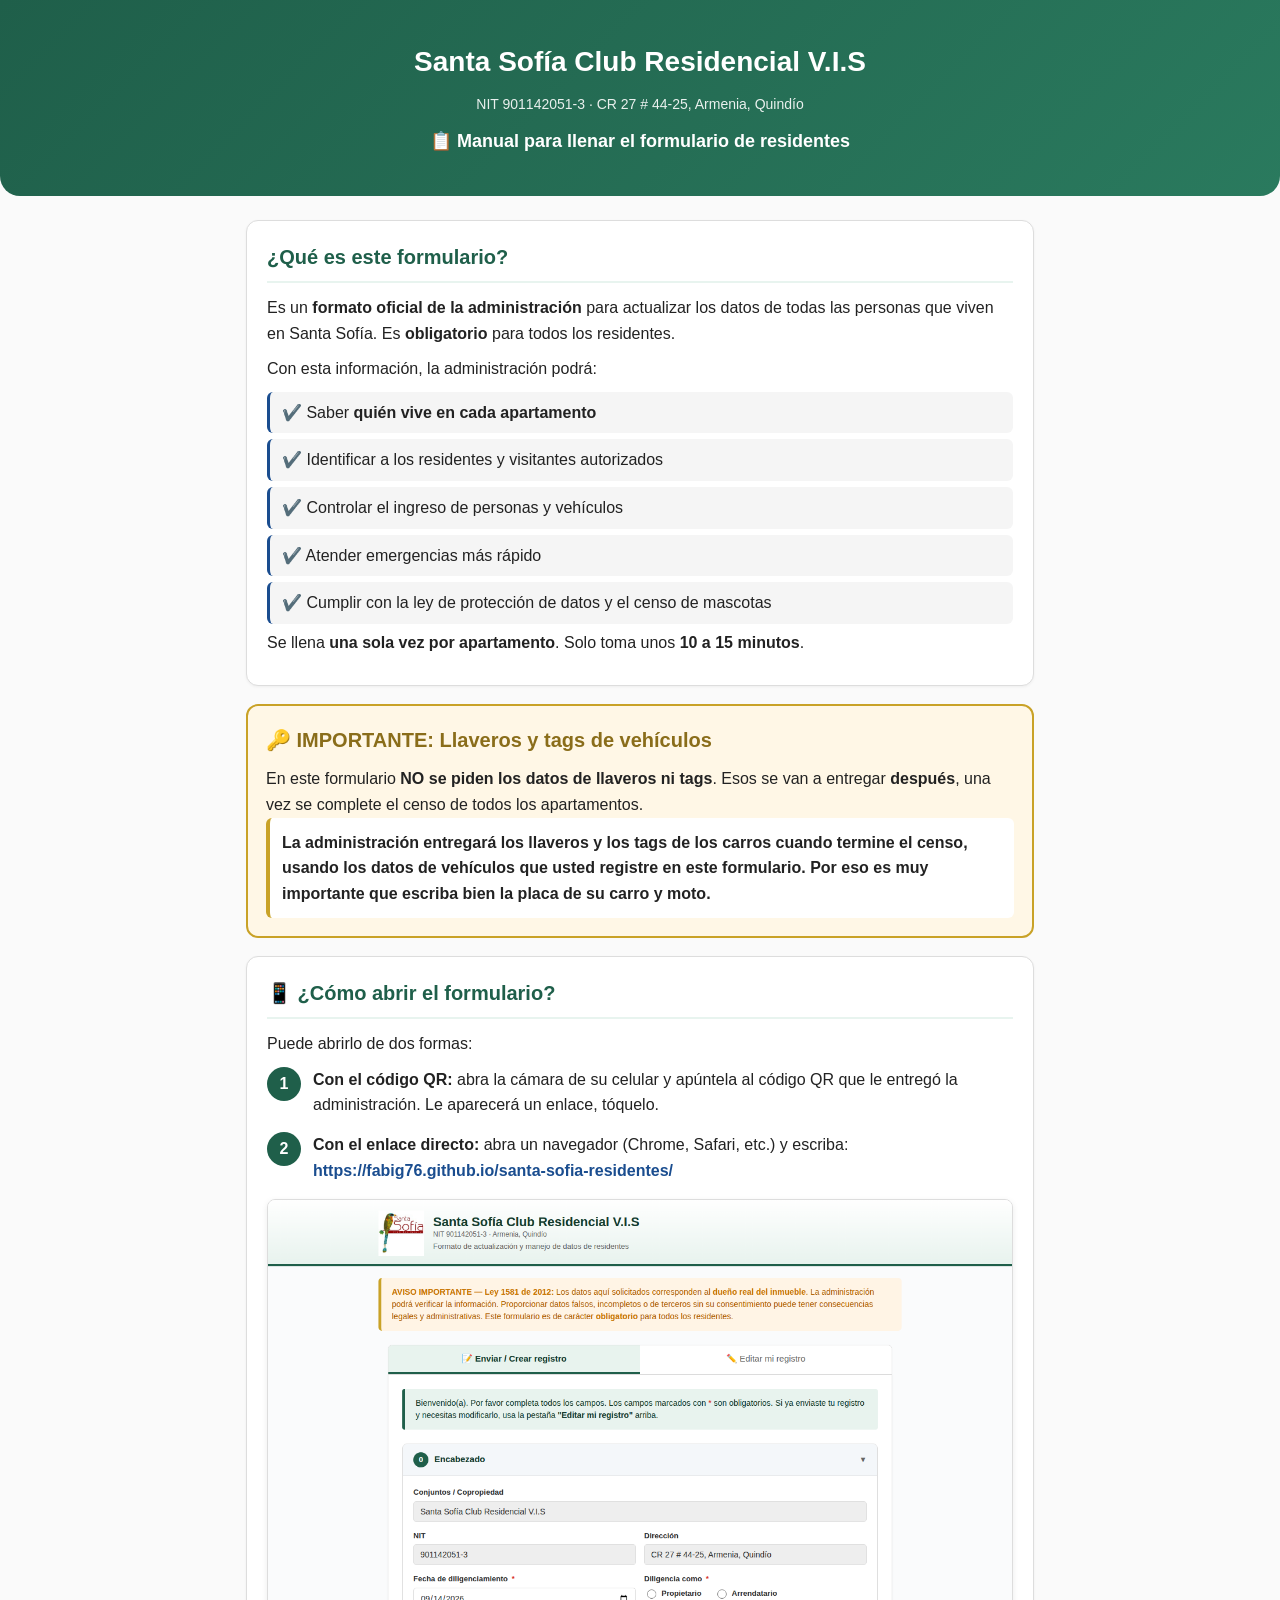
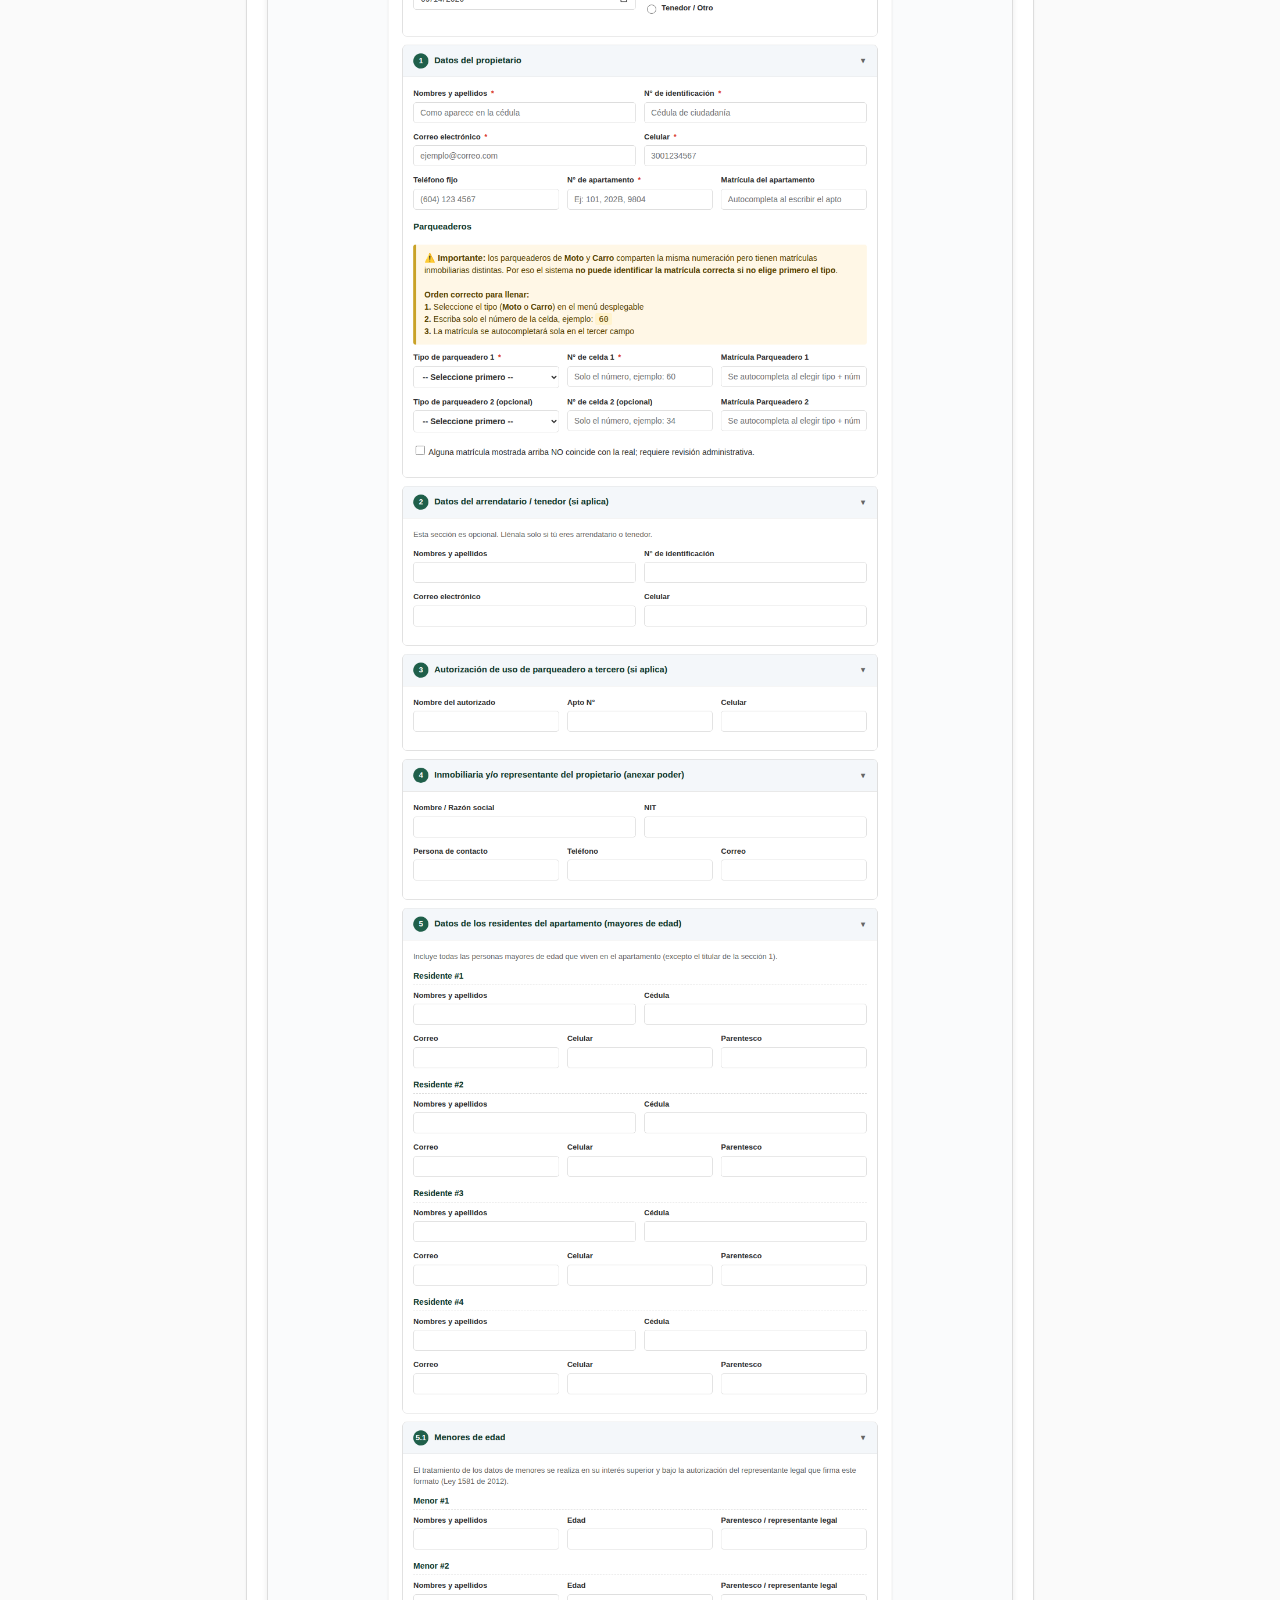
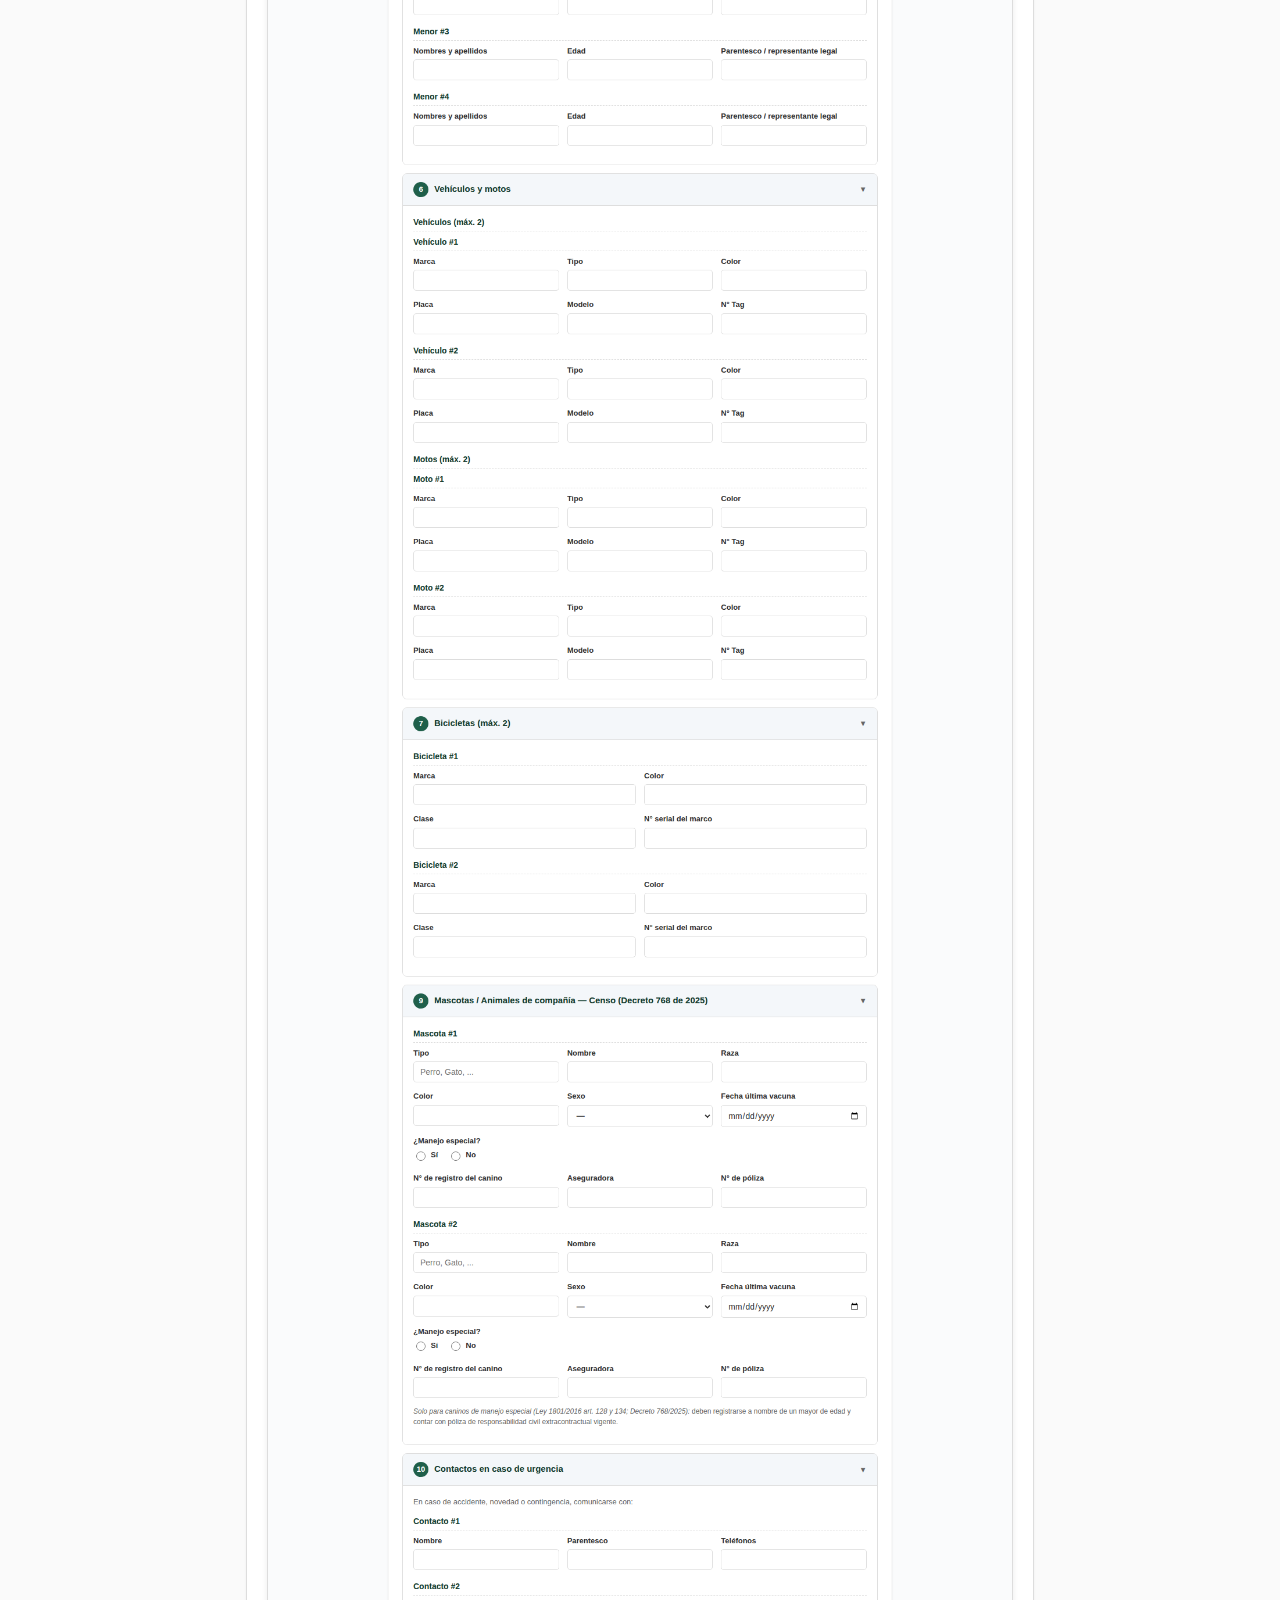
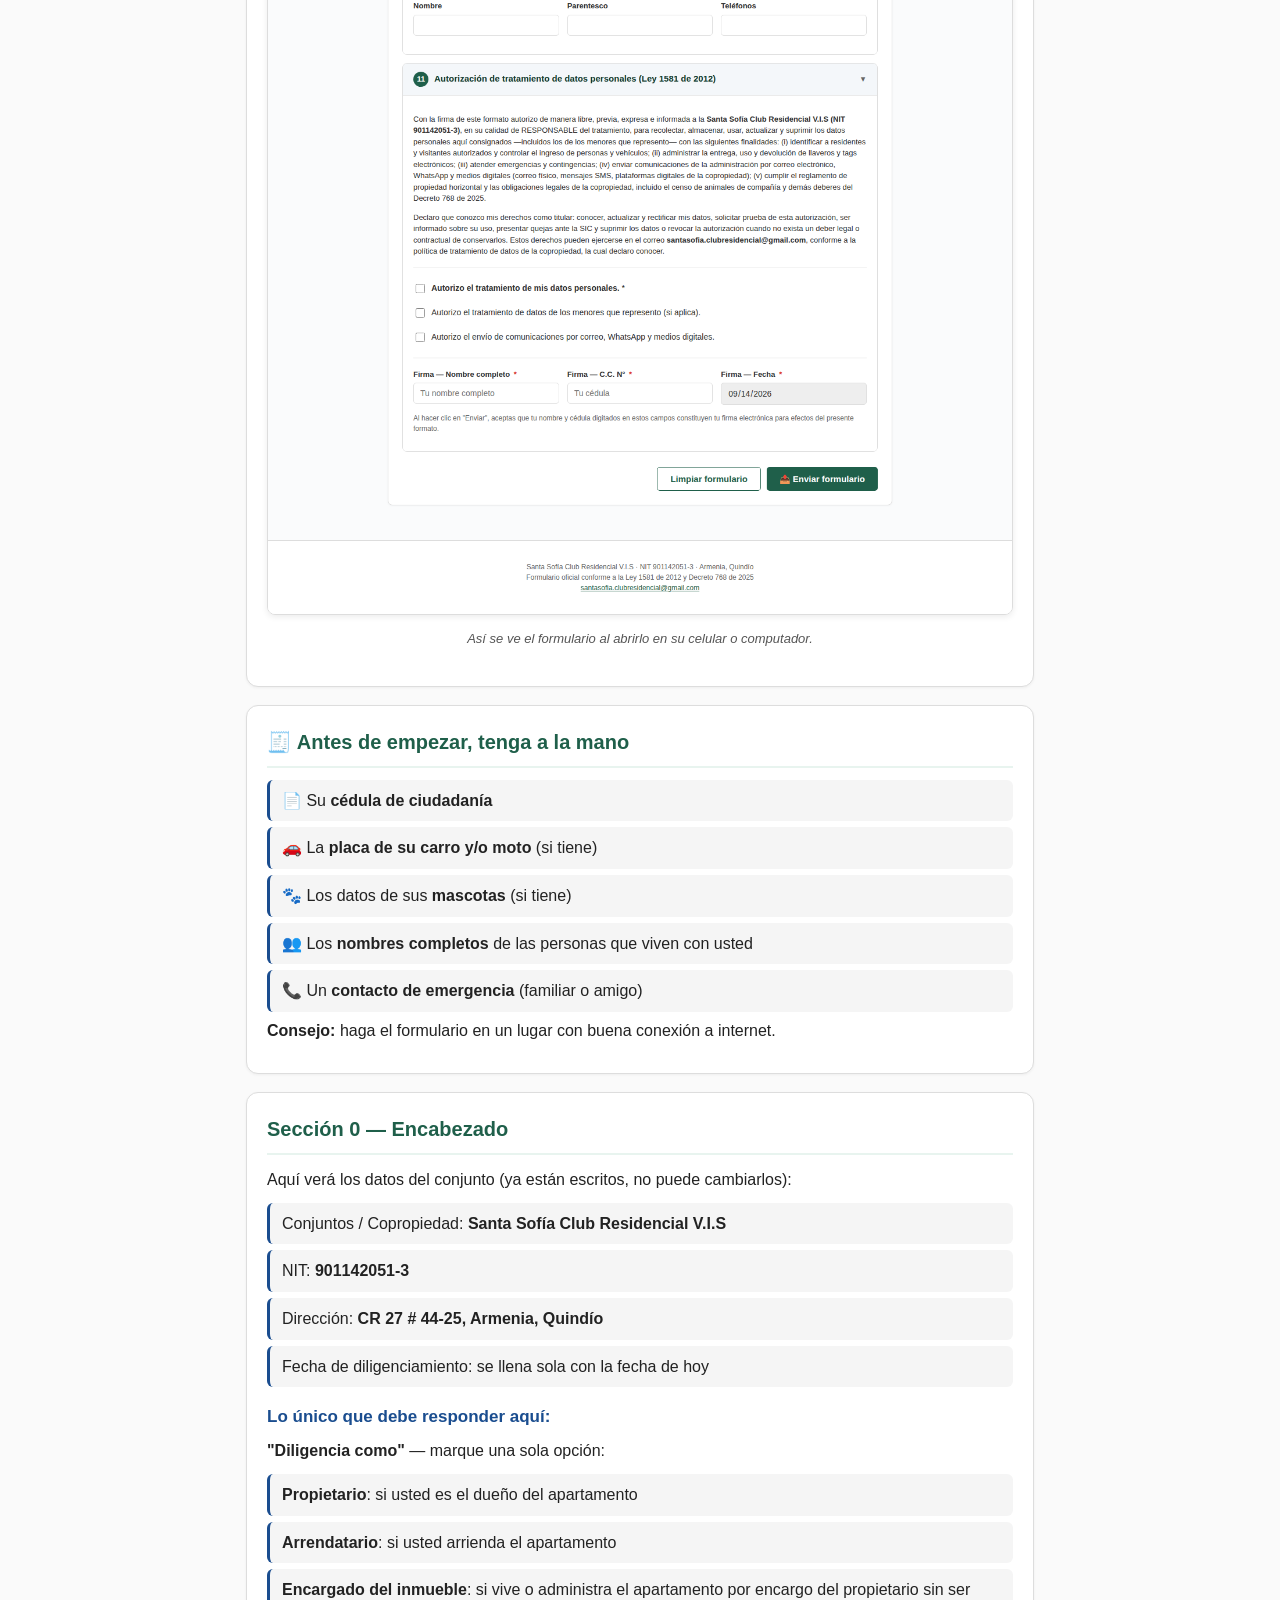
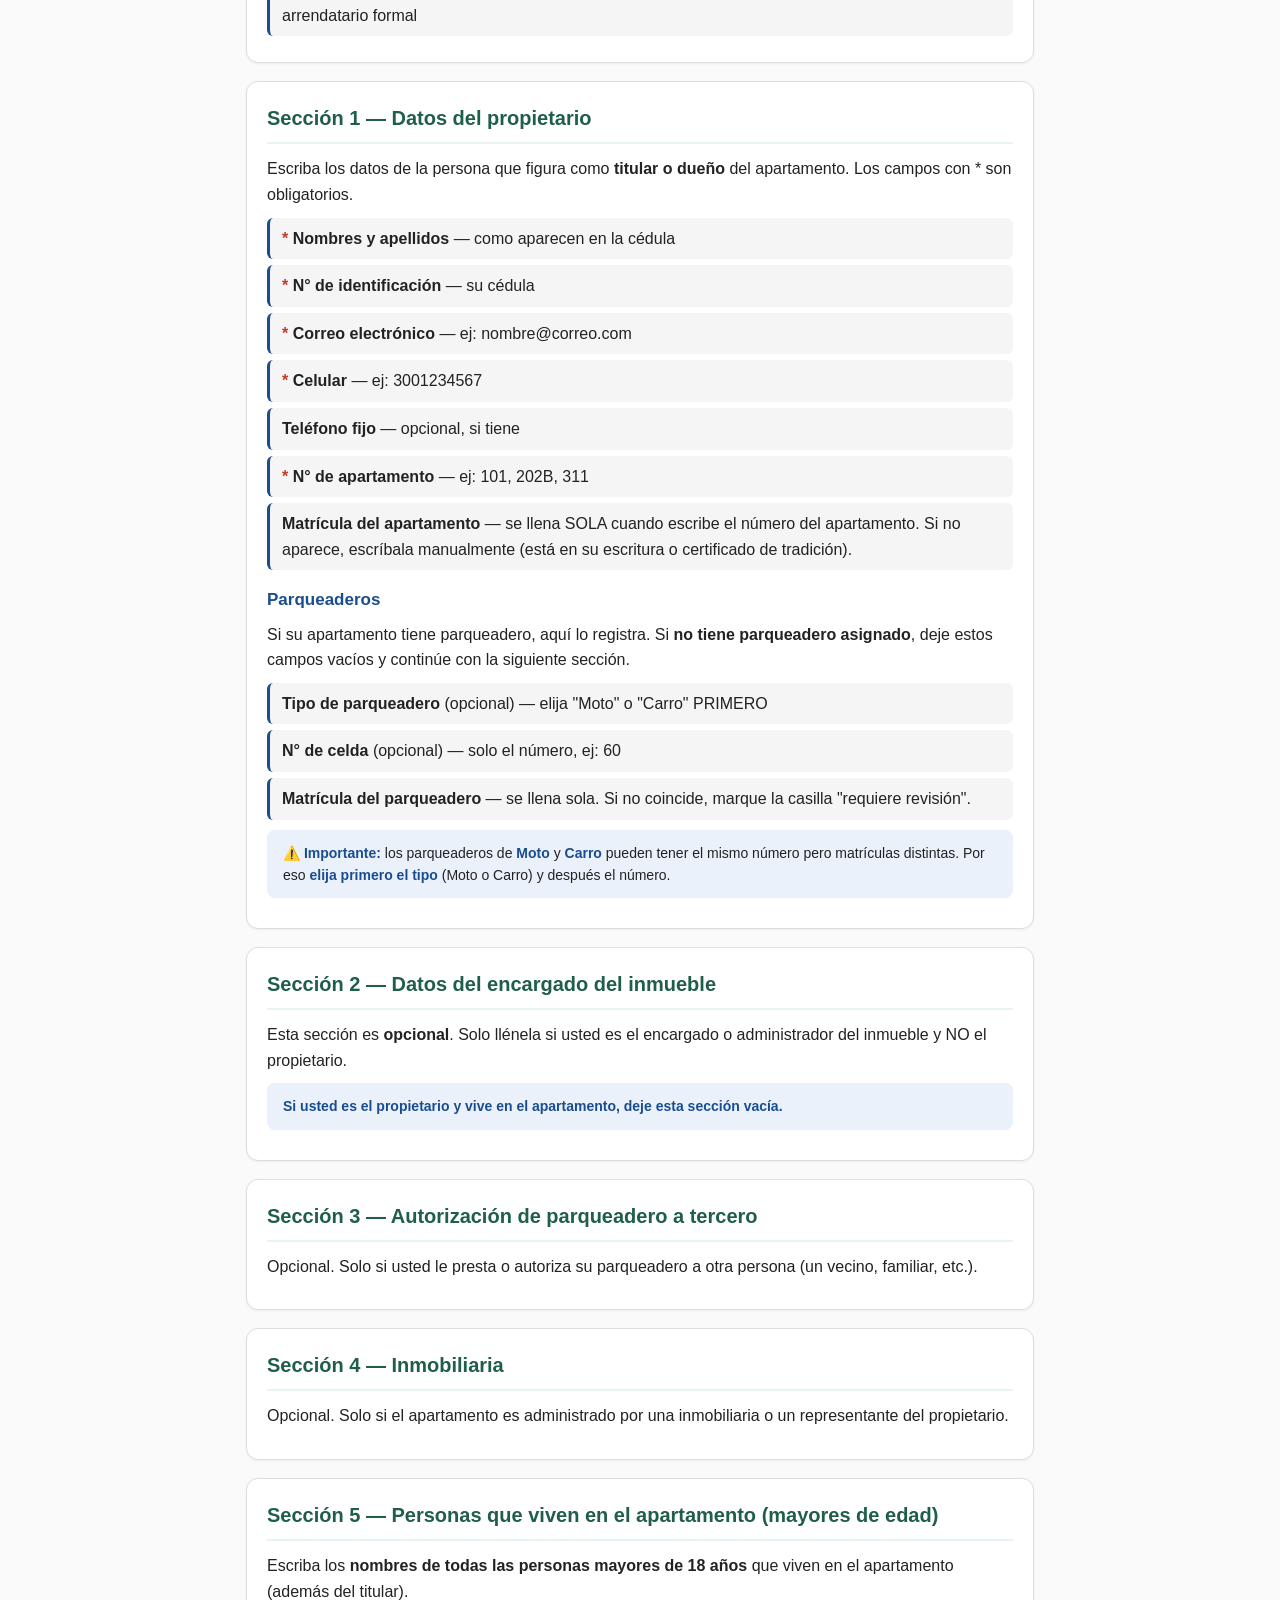
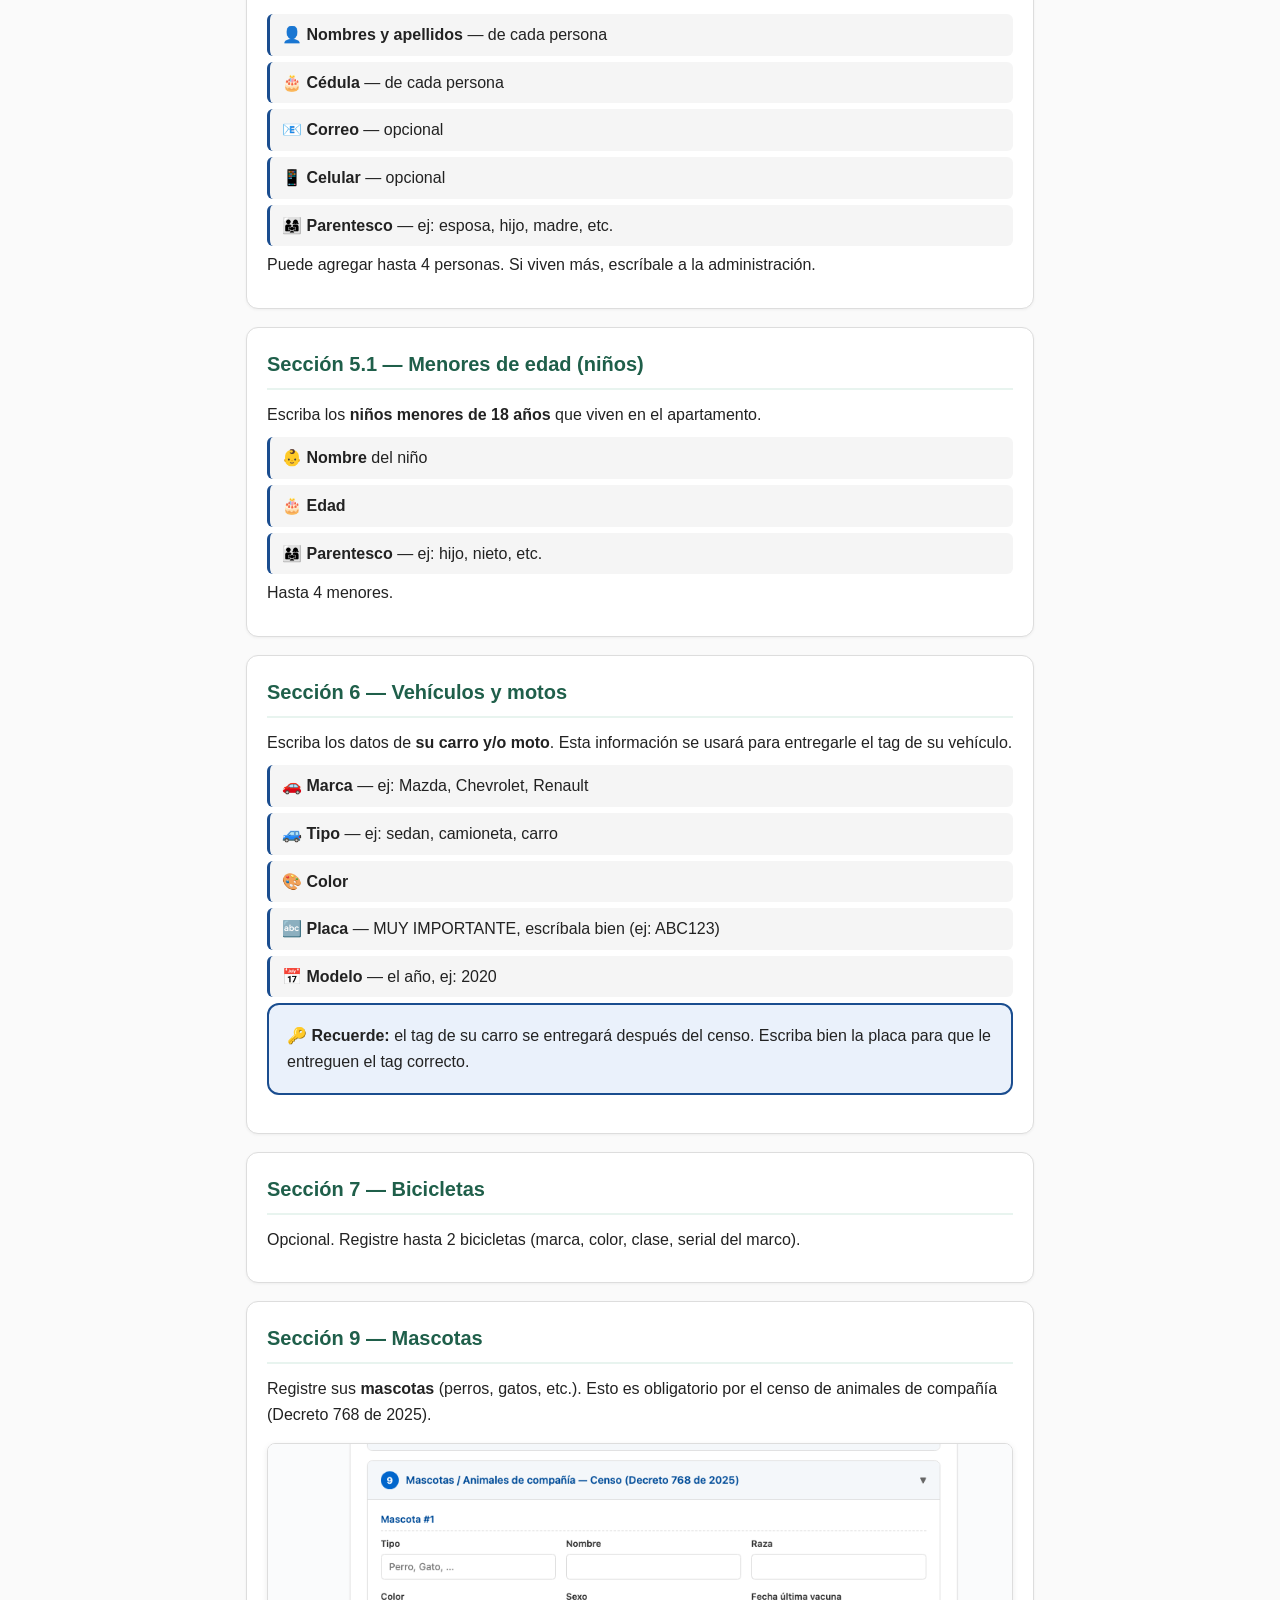
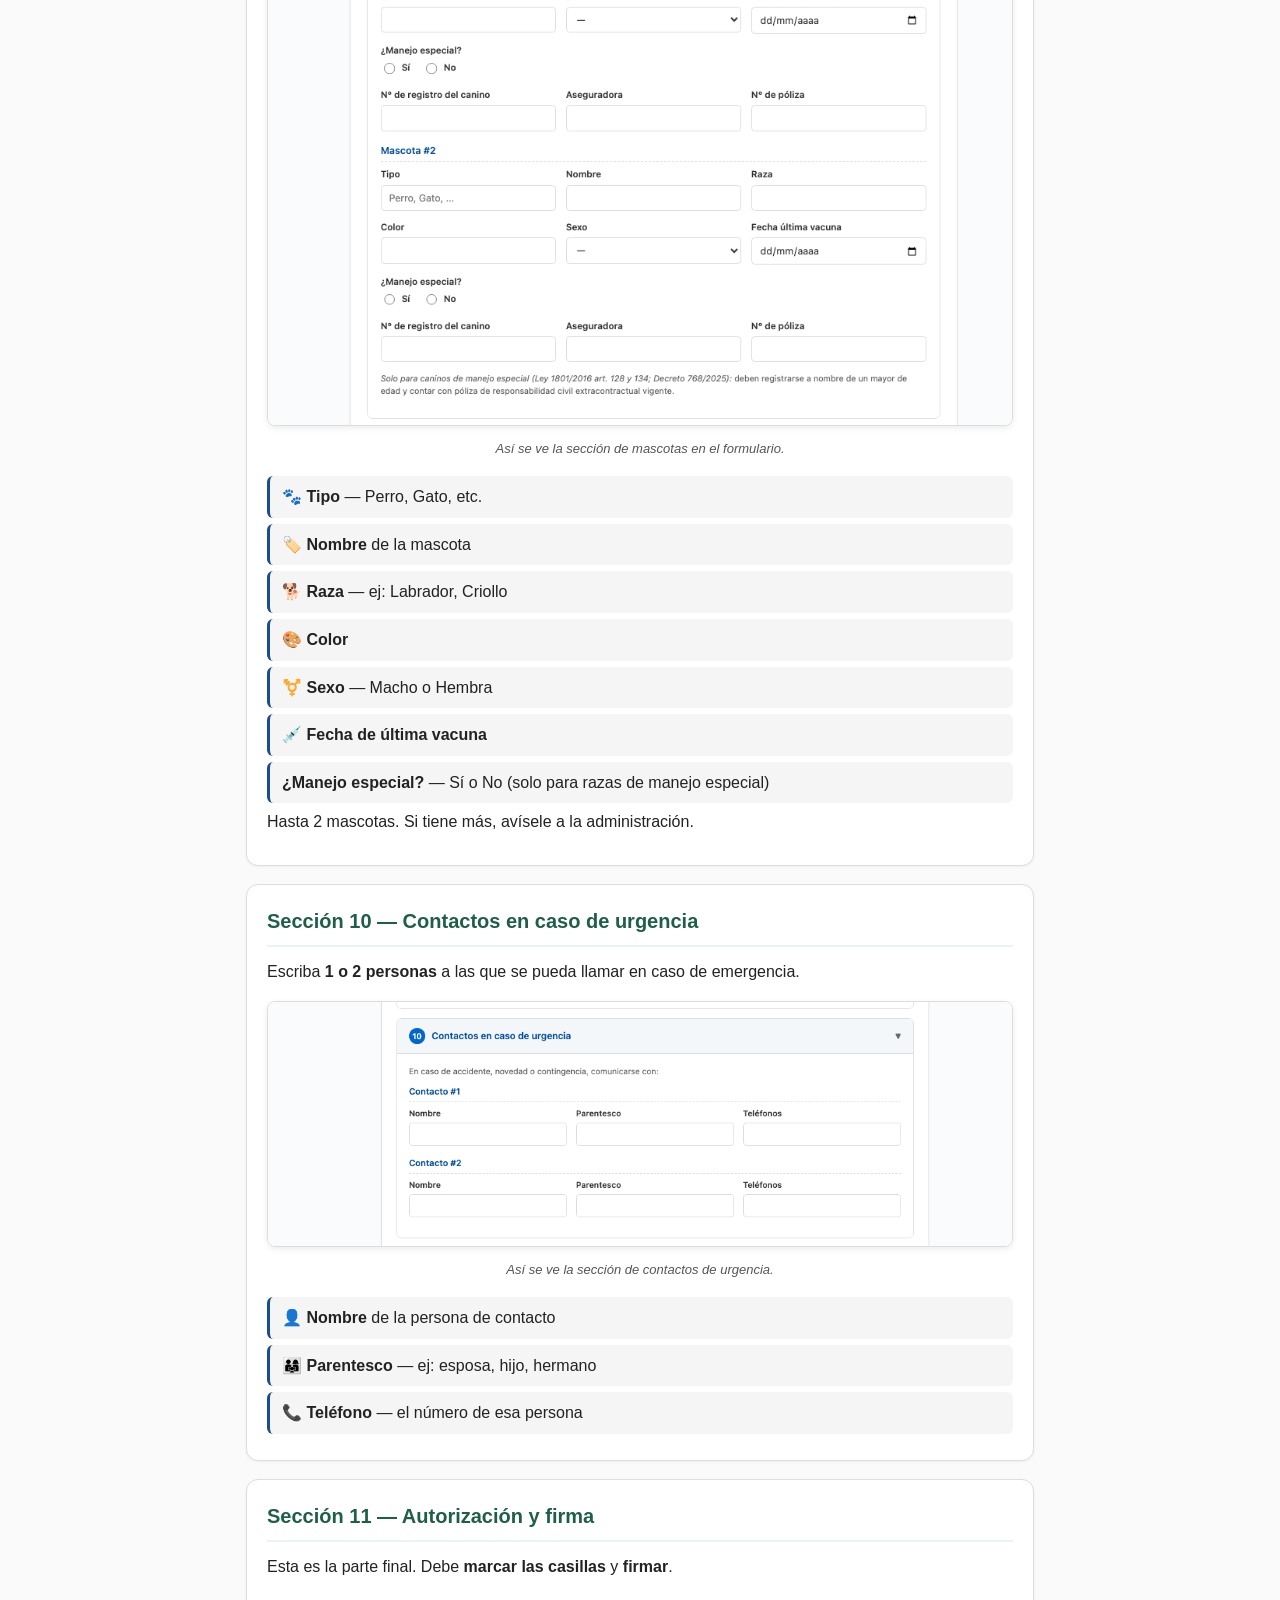
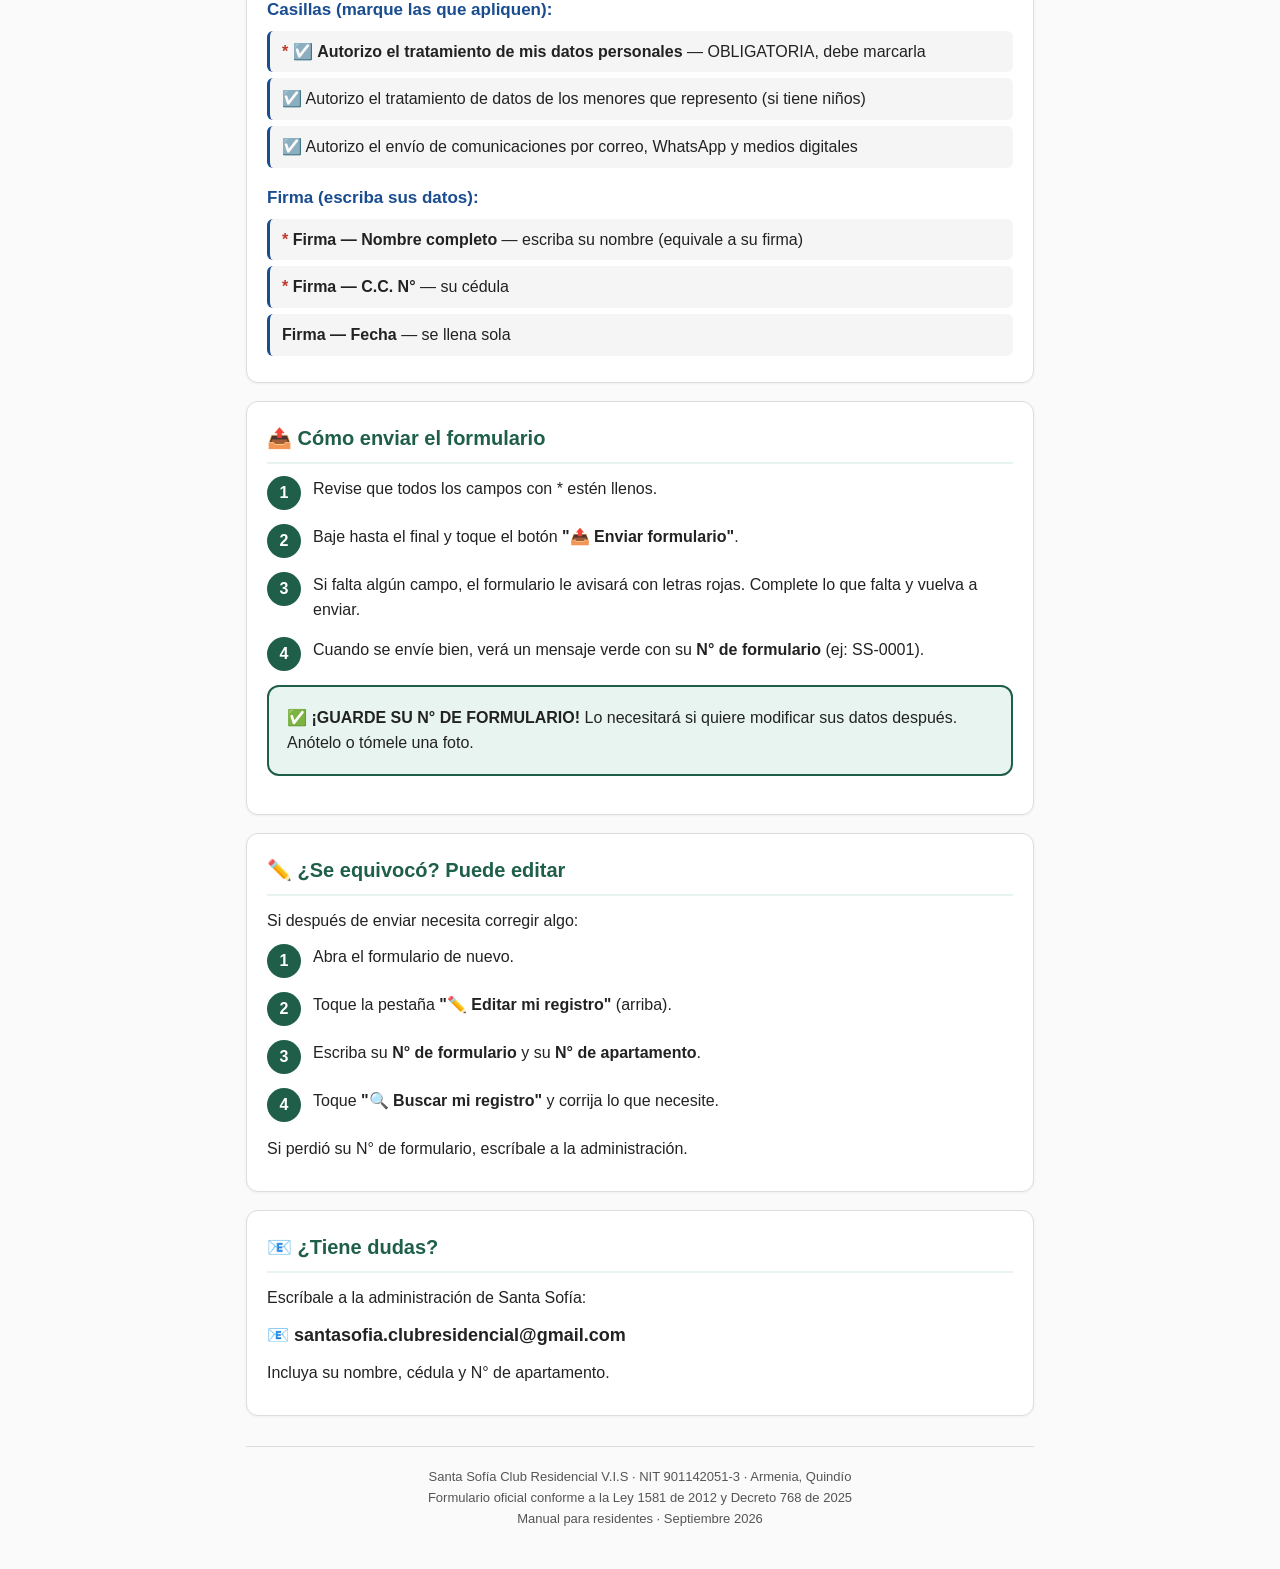
<file: manual-residentes.html>
<!DOCTYPE html>
<html lang="es">
<head>
<meta charset="UTF-8">
<meta name="viewport" content="width=device-width, initial-scale=1.0">
<title>Manual para llenar el formulario de residentes — Santa Sofía Club Residencial V.I.S</title>
<style>
  :root {
    --verde: #1F5F4A;
    --verde-claro: #e8f4ef;
    --azul: #1a4d8f;
    --azul-claro: #eaf1fb;
    --amarillo: #fff7e6;
    --amarillo-borde: #c9a227;
    --gris: #555;
    --gris-claro: #f5f5f5;
    --borde: #ddd;
  }
  * { box-sizing: border-box; margin: 0; padding: 0; }
  body {
    font-family: -apple-system, BlinkMacSystemFont, "Segoe UI", Roboto, "Helvetica Neue", Arial, sans-serif;
    color: #222;
    line-height: 1.6;
    background: #fafafa;
    font-size: 16px;
  }
  .contenedor { max-width: 820px; margin: 0 auto; padding: 0 16px 40px; }

  /* Portada */
  .portada {
    background: linear-gradient(135deg, var(--verde) 0%, #2a7a5e 100%);
    color: white;
    padding: 40px 24px;
    border-radius: 0 0 20px 20px;
    text-align: center;
    margin-bottom: 24px;
  }
  .portada h1 { font-size: 28px; margin-bottom: 8px; }
  .portada .nit { font-size: 14px; opacity: 0.9; }
  .portada .subtitulo { font-size: 18px; margin-top: 12px; font-weight: 600; }

  /* Tarjetas */
  .tarjeta {
    background: white;
    border: 1px solid var(--borde);
    border-radius: 12px;
    padding: 20px;
    margin-bottom: 18px;
    box-shadow: 0 1px 3px rgba(0,0,0,0.05);
  }
  .tarjeta h2 {
    color: var(--verde);
    font-size: 20px;
    margin-bottom: 12px;
    padding-bottom: 8px;
    border-bottom: 2px solid var(--verde-claro);
  }
  .tarjeta h3 {
    color: var(--azul);
    font-size: 17px;
    margin: 16px 0 8px;
  }
  .tarjeta p { margin-bottom: 10px; }

  /* Aviso destacado */
  .aviso {
    background: var(--amarillo);
    border: 2px solid var(--amarillo-borde);
    border-radius: 12px;
    padding: 18px;
    margin-bottom: 18px;
  }
  .aviso h2 { color: #8a6d1a; font-size: 20px; margin-bottom: 10px; }
  .aviso .importante {
    background: #fff;
    border-left: 4px solid var(--amarillo-borde);
    padding: 12px;
    border-radius: 6px;
    font-weight: 600;
  }

  /* Paso a paso */
  .paso {
    display: flex;
    gap: 12px;
    margin-bottom: 14px;
    align-items: flex-start;
  }
  .paso .numero {
    background: var(--verde);
    color: white;
    width: 34px;
    height: 34px;
    border-radius: 50%;
    display: flex;
    align-items: center;
    justify-content: center;
    font-weight: 700;
    font-size: 16px;
    flex-shrink: 0;
  }
  .paso .texto { flex: 1; }

  /* Lista de campos */
  ul.campos { list-style: none; padding-left: 0; }
  ul.campos li {
    padding: 8px 12px;
    margin-bottom: 6px;
    background: var(--gris-claro);
    border-radius: 6px;
    border-left: 3px solid var(--azul);
  }
  ul.campos li .obligatorio { color: #c0392b; font-weight: 700; }

  /* Imágenes */
  .imagen {
    text-align: center;
    margin: 16px 0;
  }
  .imagen img {
    max-width: 100%;
    height: auto;
    border: 1px solid var(--borde);
    border-radius: 8px;
    box-shadow: 0 2px 6px rgba(0,0,0,0.08);
  }
  .imagen .pie {
    font-size: 13px;
    color: var(--gris);
    margin-top: 6px;
    font-style: italic;
  }

  /* Nota opcional */
  .opcional {
    background: var(--azul-claro);
    border-radius: 8px;
    padding: 12px 16px;
    margin: 10px 0;
    font-size: 14px;
  }
  .opcional strong { color: var(--azul); }

  /* Pie */
  .pie-final {
    text-align: center;
    color: var(--gris);
    font-size: 13px;
    margin-top: 30px;
    padding-top: 20px;
    border-top: 1px solid var(--borde);
  }
  .pie-final a { color: var(--azul); }

  @media (max-width: 600px) {
    .portada h1 { font-size: 23px; }
    .tarjeta { padding: 16px; }
  }
</style>
</head>
<body>

<div class="portada">
  <h1>Santa Sofía Club Residencial V.I.S</h1>
  <div class="nit">NIT 901142051-3 · CR 27 # 44-25, Armenia, Quindío</div>
  <div class="subtitulo">📋 Manual para llenar el formulario de residentes</div>
</div>

<div class="contenedor">

  <!-- INTRODUCCIÓN -->
  <div class="tarjeta">
    <h2>¿Qué es este formulario?</h2>
    <p>Es un <strong>formato oficial de la administración</strong> para actualizar los datos de todas las personas que viven en Santa Sofía. Es <strong>obligatorio</strong> para todos los residentes.</p>
    <p>Con esta información, la administración podrá:</p>
    <ul class="campos">
      <li>✔️ Saber <strong>quién vive en cada apartamento</strong></li>
      <li>✔️ Identificar a los residentes y visitantes autorizados</li>
      <li>✔️ Controlar el ingreso de personas y vehículos</li>
      <li>✔️ Atender emergencias más rápido</li>
      <li>✔️ Cumplir con la ley de protección de datos y el censo de mascotas</li>
    </ul>
    <p>Se llena <strong>una sola vez por apartamento</strong>. Solo toma unos <strong>10 a 15 minutos</strong>.</p>
  </div>

  <!-- AVISO IMPORTANTE LLAVEROS -->
  <div class="aviso">
    <h2>🔑 IMPORTANTE: Llaveros y tags de vehículos</h2>
    <p>En este formulario <strong>NO se piden los datos de llaveros ni tags</strong>. Esos se van a entregar <strong>después</strong>, una vez se complete el censo de todos los apartamentos.</p>
    <div class="importante">
      La administración entregará los llaveros y los tags de los carros cuando termine el censo, usando los datos de vehículos que usted registre en este formulario. Por eso es muy importante que escriba bien la placa de su carro y moto.
    </div>
  </div>

  <!-- CÓMO ABRIR -->
  <div class="tarjeta">
    <h2>📱 ¿Cómo abrir el formulario?</h2>
    <p>Puede abrirlo de dos formas:</p>
    <div class="paso">
      <div class="numero">1</div>
      <div class="texto"><strong>Con el código QR:</strong> abra la cámara de su celular y apúntela al código QR que le entregó la administración. Le aparecerá un enlace, tóquelo.</div>
    </div>
    <div class="paso">
      <div class="numero">2</div>
      <div class="texto"><strong>Con el enlace directo:</strong> abra un navegador (Chrome, Safari, etc.) y escriba:<br>
      <strong style="color: var(--azul);">https://fabig76.github.io/santa-sofia-residentes/</strong></div>
    </div>
    <div class="imagen">
      <img src="https://fabig76.github.io/santa-sofia-residentes/assets/manual/1-inicio.png" alt="Pantalla de inicio del formulario">
      <div class="pie">Así se ve el formulario al abrirlo en su celular o computador.</div>
    </div>
  </div>

  <!-- ANTES DE EMPEZAR -->
  <div class="tarjeta">
    <h2>🧾 Antes de empezar, tenga a la mano</h2>
    <ul class="campos">
      <li>📄 Su <strong>cédula de ciudadanía</strong></li>
      <li>🚗 La <strong>placa de su carro y/o moto</strong> (si tiene)</li>
      <li>🐾 Los datos de sus <strong>mascotas</strong> (si tiene)</li>
      <li>👥 Los <strong>nombres completos</strong> de las personas que viven con usted</li>
      <li>📞 Un <strong>contacto de emergencia</strong> (familiar o amigo)</li>
    </ul>
    <p><strong>Consejo:</strong> haga el formulario en un lugar con buena conexión a internet.</p>
  </div>

  <!-- SECCIÓN 0 -->
  <div class="tarjeta">
    <h2>Sección 0 — Encabezado</h2>
    <p>Aquí verá los datos del conjunto (ya están escritos, no puede cambiarlos):</p>
    <ul class="campos">
      <li>Conjuntos / Copropiedad: <strong>Santa Sofía Club Residencial V.I.S</strong></li>
      <li>NIT: <strong>901142051-3</strong></li>
      <li>Dirección: <strong>CR 27 # 44-25, Armenia, Quindío</strong></li>
      <li>Fecha de diligenciamiento: se llena sola con la fecha de hoy</li>
    </ul>
    <h3>Lo único que debe responder aquí:</h3>
    <p><strong>"Diligencia como"</strong> — marque una sola opción:</p>
    <ul class="campos">
      <li><strong>Propietario</strong>: si usted es el dueño del apartamento</li>
      <li><strong>Arrendatario</strong>: si usted arrienda el apartamento</li>
      <li><strong>Encargado del inmueble</strong>: si vive o administra el apartamento por encargo del propietario sin ser arrendatario formal</li>
    </ul>
  </div>

  <!-- SECCIÓN 1 -->
  <div class="tarjeta">
    <h2>Sección 1 — Datos del propietario</h2>
    <p>Escriba los datos de la persona que figura como <strong>titular o dueño</strong> del apartamento. Los campos con <span class="obligatorio">*</span> son obligatorios.</p>
    <ul class="campos">
      <li><span class="obligatorio">*</span> <strong>Nombres y apellidos</strong> — como aparecen en la cédula</li>
      <li><span class="obligatorio">*</span> <strong>N° de identificación</strong> — su cédula</li>
      <li><span class="obligatorio">*</span> <strong>Correo electrónico</strong> — ej: nombre@correo.com</li>
      <li><span class="obligatorio">*</span> <strong>Celular</strong> — ej: 3001234567</li>
      <li><strong>Teléfono fijo</strong> — opcional, si tiene</li>
      <li><span class="obligatorio">*</span> <strong>N° de apartamento</strong> — ej: 101, 202B, 311</li>
      <li><strong>Matrícula del apartamento</strong> — se llena SOLA cuando escribe el número del apartamento. Si no aparece, escríbala manualmente (está en su escritura o certificado de tradición).</li>
    </ul>
    <h3>Parqueaderos</h3>
    <p>Si su apartamento tiene parqueadero, aquí lo registra. Si <strong>no tiene parqueadero asignado</strong>, deje estos campos vacíos y continúe con la siguiente sección.</p>
    <ul class="campos">
      <li><strong>Tipo de parqueadero</strong> (opcional) — elija "Moto" o "Carro" PRIMERO</li>
      <li><strong>N° de celda</strong> (opcional) — solo el número, ej: 60</li>
      <li><strong>Matrícula del parqueadero</strong> — se llena sola. Si no coincide, marque la casilla "requiere revisión".</li>
    </ul>
    <div class="opcional">
      <strong>⚠️ Importante:</strong> los parqueaderos de <strong>Moto</strong> y <strong>Carro</strong> pueden tener el mismo número pero matrículas distintas. Por eso <strong>elija primero el tipo</strong> (Moto o Carro) y después el número.
    </div>
  </div>

  <!-- SECCIÓN 2 -->
  <div class="tarjeta">
    <h2>Sección 2 — Datos del encargado del inmueble</h2>
    <p>Esta sección es <strong>opcional</strong>. Solo llénela si usted es el encargado o administrador del inmueble y NO el propietario.</p>
    <div class="opcional"><strong>Si usted es el propietario y vive en el apartamento, deje esta sección vacía.</strong></div>
  </div>

  <!-- SECCIÓN 3 -->
  <div class="tarjeta">
    <h2>Sección 3 — Autorización de parqueadero a tercero</h2>
    <p>Opcional. Solo si usted le presta o autoriza su parqueadero a otra persona (un vecino, familiar, etc.).</p>
  </div>

  <!-- SECCIÓN 4 -->
  <div class="tarjeta">
    <h2>Sección 4 — Inmobiliaria</h2>
    <p>Opcional. Solo si el apartamento es administrado por una inmobiliaria o un representante del propietario.</p>
  </div>

  <!-- SECCIÓN 5 -->
  <div class="tarjeta">
    <h2>Sección 5 — Personas que viven en el apartamento (mayores de edad)</h2>
    <p>Escriba los <strong>nombres de todas las personas mayores de 18 años</strong> que viven en el apartamento (además del titular).</p>
    <ul class="campos">
      <li>👤 <strong>Nombres y apellidos</strong> — de cada persona</li>
      <li>🎂 <strong>Cédula</strong> — de cada persona</li>
      <li>📧 <strong>Correo</strong> — opcional</li>
      <li>📱 <strong>Celular</strong> — opcional</li>
      <li>👨‍👩‍👧 <strong>Parentesco</strong> — ej: esposa, hijo, madre, etc.</li>
    </ul>
    <p>Puede agregar hasta 4 personas. Si viven más, escríbale a la administración.</p>
  </div>

  <!-- SECCIÓN 5.1 -->
  <div class="tarjeta">
    <h2>Sección 5.1 — Menores de edad (niños)</h2>
    <p>Escriba los <strong>niños menores de 18 años</strong> que viven en el apartamento.</p>
    <ul class="campos">
      <li>👶 <strong>Nombre</strong> del niño</li>
      <li>🎂 <strong>Edad</strong></li>
      <li>👨‍👩‍👧 <strong>Parentesco</strong> — ej: hijo, nieto, etc.</li>
    </ul>
    <p>Hasta 4 menores.</p>
  </div>

  <!-- SECCIÓN 6 -->
  <div class="tarjeta">
    <h2>Sección 6 — Vehículos y motos</h2>
    <p>Escriba los datos de <strong>su carro y/o moto</strong>. Esta información se usará para entregarle el tag de su vehículo.</p>
    <ul class="campos">
      <li>🚗 <strong>Marca</strong> — ej: Mazda, Chevrolet, Renault</li>
      <li>🚙 <strong>Tipo</strong> — ej: sedan, camioneta, carro</li>
      <li>🎨 <strong>Color</strong></li>
      <li>🔤 <strong>Placa</strong> — MUY IMPORTANTE, escríbala bien (ej: ABC123)</li>
      <li>📅 <strong>Modelo</strong> — el año, ej: 2020</li>
    </ul>
    <div class="aviso" style="background: var(--azul-claro); border-color: var(--azul);">
      <strong>🔑 Recuerde:</strong> el tag de su carro se entregará después del censo. Escriba bien la placa para que le entreguen el tag correcto.
    </div>
  </div>

  <!-- SECCIÓN 7 -->
  <div class="tarjeta">
    <h2>Sección 7 — Bicicletas</h2>
    <p>Opcional. Registre hasta 2 bicicletas (marca, color, clase, serial del marco).</p>
  </div>

  <!-- SECCIÓN 9 -->
  <div class="tarjeta">
    <h2>Sección 9 — Mascotas</h2>
    <p>Registre sus <strong>mascotas</strong> (perros, gatos, etc.). Esto es obligatorio por el censo de animales de compañía (Decreto 768 de 2025).</p>
    <div class="imagen">
      <img src="https://fabig76.github.io/santa-sofia-residentes/assets/manual/9-mascotas.png" alt="Sección de mascotas">
      <div class="pie">Así se ve la sección de mascotas en el formulario.</div>
    </div>
    <ul class="campos">
      <li>🐾 <strong>Tipo</strong> — Perro, Gato, etc.</li>
      <li>🏷️ <strong>Nombre</strong> de la mascota</li>
      <li>🐕 <strong>Raza</strong> — ej: Labrador, Criollo</li>
      <li>🎨 <strong>Color</strong></li>
      <li>⚧️ <strong>Sexo</strong> — Macho o Hembra</li>
      <li>💉 <strong>Fecha de última vacuna</strong></li>
      <li><strong>¿Manejo especial?</strong> — Sí o No (solo para razas de manejo especial)</li>
    </ul>
    <p>Hasta 2 mascotas. Si tiene más, avísele a la administración.</p>
  </div>

  <!-- SECCIÓN 10 -->
  <div class="tarjeta">
    <h2>Sección 10 — Contactos en caso de urgencia</h2>
    <p>Escriba <strong>1 o 2 personas</strong> a las que se pueda llamar en caso de emergencia.</p>
    <div class="imagen">
      <img src="https://fabig76.github.io/santa-sofia-residentes/assets/manual/10-emergencias.png" alt="Sección de contactos de emergencia">
      <div class="pie">Así se ve la sección de contactos de urgencia.</div>
    </div>
    <ul class="campos">
      <li>👤 <strong>Nombre</strong> de la persona de contacto</li>
      <li>👨‍👩‍👧 <strong>Parentesco</strong> — ej: esposa, hijo, hermano</li>
      <li>📞 <strong>Teléfono</strong> — el número de esa persona</li>
    </ul>
  </div>

  <!-- SECCIÓN 11 -->
  <div class="tarjeta">
    <h2>Sección 11 — Autorización y firma</h2>
    <p>Esta es la parte final. Debe <strong>marcar las casillas</strong> y <strong>firmar</strong>.</p>
    <h3>Casillas (marque las que apliquen):</h3>
    <ul class="campos">
      <li><span class="obligatorio">*</span> ☑️ <strong>Autorizo el tratamiento de mis datos personales</strong> — OBLIGATORIA, debe marcarla</li>
      <li>☑️ Autorizo el tratamiento de datos de los menores que represento (si tiene niños)</li>
      <li>☑️ Autorizo el envío de comunicaciones por correo, WhatsApp y medios digitales</li>
    </ul>
    <h3>Firma (escriba sus datos):</h3>
    <ul class="campos">
      <li><span class="obligatorio">*</span> <strong>Firma — Nombre completo</strong> — escriba su nombre (equivale a su firma)</li>
      <li><span class="obligatorio">*</span> <strong>Firma — C.C. N°</strong> — su cédula</li>
      <li><strong>Firma — Fecha</strong> — se llena sola</li>
    </ul>
  </div>

  <!-- ENVIAR -->
  <div class="tarjeta">
    <h2>📤 Cómo enviar el formulario</h2>
    <div class="paso">
      <div class="numero">1</div>
      <div class="texto">Revise que todos los campos con <span class="obligatorio">*</span> estén llenos.</div>
    </div>
    <div class="paso">
      <div class="numero">2</div>
      <div class="texto">Baje hasta el final y toque el botón <strong>"📤 Enviar formulario"</strong>.</div>
    </div>
    <div class="paso">
      <div class="numero">3</div>
      <div class="texto">Si falta algún campo, el formulario le avisará con letras rojas. Complete lo que falta y vuelva a enviar.</div>
    </div>
    <div class="paso">
      <div class="numero">4</div>
      <div class="texto">Cuando se envíe bien, verá un mensaje verde con su <strong>N° de formulario</strong> (ej: SS-0001).</div>
    </div>
    <div class="aviso" style="background: var(--verde-claro); border-color: var(--verde);">
      <strong>✅ ¡GUARDE SU N° DE FORMULARIO!</strong> Lo necesitará si quiere modificar sus datos después. Anótelo o tómele una foto.
    </div>
  </div>

  <!-- EDITAR -->
  <div class="tarjeta">
    <h2>✏️ ¿Se equivocó? Puede editar</h2>
    <p>Si después de enviar necesita corregir algo:</p>
    <div class="paso">
      <div class="numero">1</div>
      <div class="texto">Abra el formulario de nuevo.</div>
    </div>
    <div class="paso">
      <div class="numero">2</div>
      <div class="texto">Toque la pestaña <strong>"✏️ Editar mi registro"</strong> (arriba).</div>
    </div>
    <div class="paso">
      <div class="numero">3</div>
      <div class="texto">Escriba su <strong>N° de formulario</strong> y su <strong>N° de apartamento</strong>.</div>
    </div>
    <div class="paso">
      <div class="numero">4</div>
      <div class="texto">Toque <strong>"🔍 Buscar mi registro"</strong> y corrija lo que necesite.</div>
    </div>
    <p>Si perdió su N° de formulario, escríbale a la administración.</p>
  </div>

  <!-- CONTACTO -->
  <div class="tarjeta">
    <h2>📧 ¿Tiene dudas?</h2>
    <p>Escríbale a la administración de Santa Sofía:</p>
    <p style="font-size: 18px;"><strong>📧 santasofia.clubresidencial@gmail.com</strong></p>
    <p>Incluya su nombre, cédula y N° de apartamento.</p>
  </div>

  <div class="pie-final">
    <p>Santa Sofía Club Residencial V.I.S · NIT 901142051-3 · Armenia, Quindío</p>
    <p>Formulario oficial conforme a la Ley 1581 de 2012 y Decreto 768 de 2025</p>
    <p>Manual para residentes · Septiembre 2026</p>
  </div>

</div>
</body>
</html>
</file>
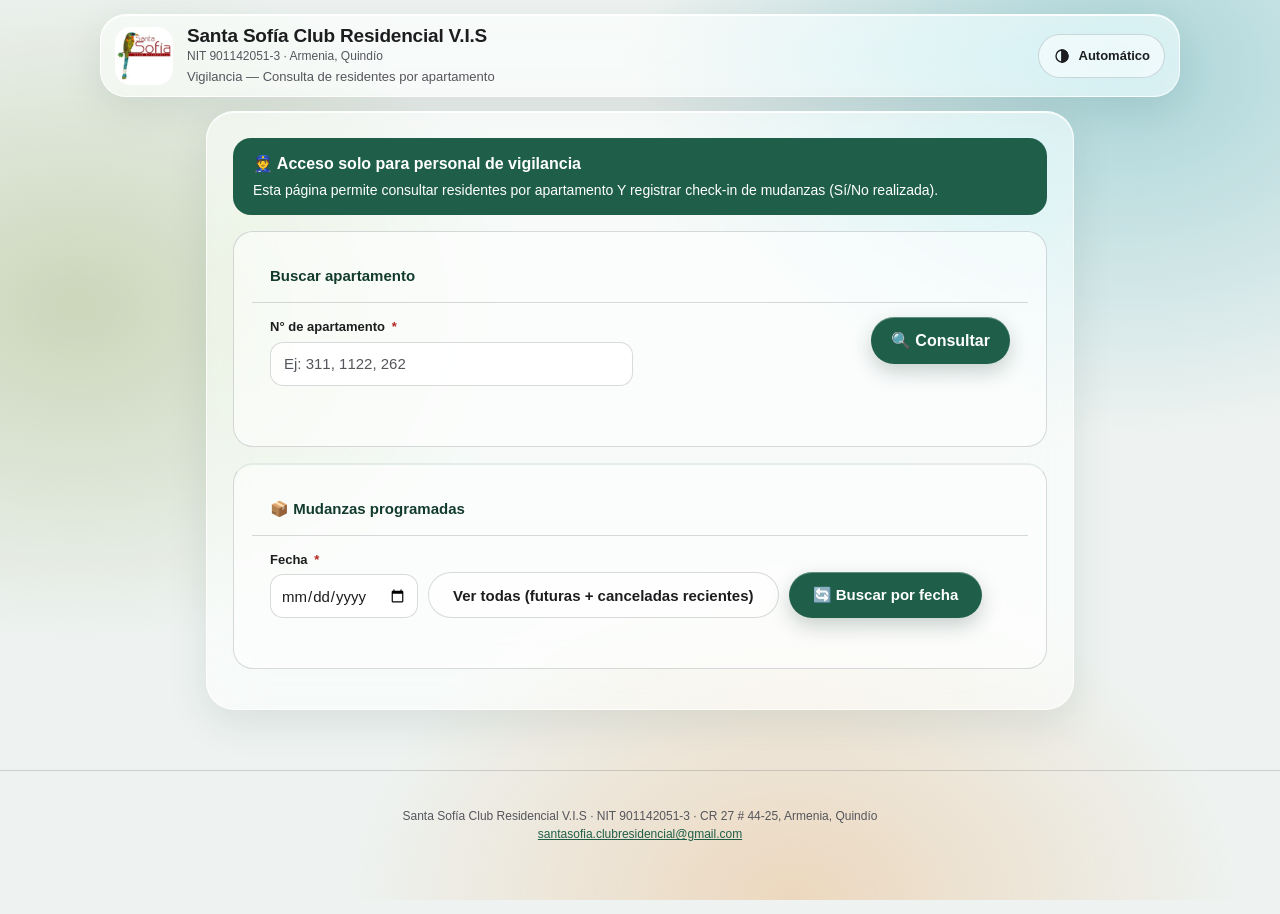
<file: vigilantes.html>
<!DOCTYPE html>
<html lang="es">
<head>
  <meta charset="UTF-8">
  <meta name="viewport" content="width=device-width, initial-scale=1.0">
  <meta name="theme-color" content="#1F5F4A">
  <title>Vigilancia — Consulta de Residentes — Santa Sofía Club Residencial V.I.S</title>
  <meta name="robots" content="noindex, nofollow">
  <link rel="icon" href="assets/logo.png" type="image/png">
  <link rel="stylesheet" href="assets/styles.css">
  <style>
    .vig-banner {
      background: #1F5F4A;
      color: white;
      padding: 14px 20px;
      border-radius: 8px;
      margin-bottom: 16px;
      font-size: 14px;
    }
    .vig-banner strong { font-size: 16px; display: block; margin-bottom: 4px; }

    .persona-row {
      display: grid;
      grid-template-columns: 1fr 1fr;
      gap: 8px;
      padding: 10px 14px;
      margin-bottom: 6px;
      background: white;
      border: 1px solid var(--gris-borde);
      border-radius: 6px;
      font-size: 14px;
    }
    .persona-row .nombre {
      font-weight: 700;
      color: var(--azul-osc);
      font-size: 16px;
    }
    .persona-row .parentesco {
      color: var(--gris-med);
      font-style: italic;
      text-align: right;
      align-self: center;
    }

    .item-row {
      display: grid;
      grid-template-columns: 60px 1fr;
      gap: 12px;
      align-items: center;
      padding: 10px 14px;
      margin-bottom: 6px;
      background: white;
      border: 1px solid var(--gris-borde);
      border-radius: 6px;
    }
    .item-row .tipo-badge {
      font-weight: 700;
      color: var(--azul-osc);
      font-size: 13px;
      text-align: center;
      padding: 6px;
      background: var(--azul-claro);
      border-radius: 6px;
    }
    .item-row .info {
      font-size: 14px;
    }
    .item-row .info .titulo {
      font-weight: 600;
      color: var(--gris-tx);
      margin-bottom: 2px;
    }
    .item-row .info .detalle {
      font-size: 12px;
      color: var(--gris-med);
    }

    .seccion-resultado {
      margin-top: 14px;
    }
    .seccion-resultado h3 {
      color: var(--azul-osc);
      margin-bottom: 8px;
      font-size: 17px;
    }
    .seccion-resultado h3 .contador {
      font-size: 13px;
      font-weight: 400;
      color: var(--gris-med);
      margin-left: 8px;
    }

    .empty-state {
      padding: 16px;
      background: #F8F8F8;
      border-radius: 8px;
      color: var(--gris-med);
      text-align: center;
      font-size: 13px;
      font-style: italic;
    }

    .buscador-grande {
      margin-bottom: 24px;
    }
    .buscador-grande input {
      font-size: 18px;
      padding: 14px 16px;
    }
    .buscador-grande button {
      font-size: 16px;
      padding: 14px 20px;
    }

    .parqueadero-row {
      display: grid;
      grid-template-columns: 1fr 1fr;
      gap: 12px;
      padding: 12px 14px;
      margin-bottom: 6px;
      background: white;
      border: 1px solid var(--gris-borde);
      border-radius: 6px;
      font-size: 14px;
    }
    .parqueadero-row .celda {
      font-weight: 700;
      color: var(--azul-osc);
      font-size: 15px;
    }
    .parqueadero-row .matricula {
      color: var(--gris-tx);
    }
    .parqueadero-row .matricula-empty {
      color: #C9A227;
      font-style: italic;
      font-size: 12px;
    }

    .apto-header {
      background: var(--azul-claro);
      padding: 14px 18px;
      border-radius: 8px;
      margin-bottom: 16px;
    }
    .apto-header .num {
      font-size: 24px;
      font-weight: 700;
      color: var(--azul-osc);
    }

    /* ====== Responsive para celular ====== */
    @media (max-width: 600px) {
      .persona-row {
        grid-template-columns: 1fr;
        gap: 4px;
      }
      .persona-row .parentesco {
        text-align: left;
      }
      .parqueadero-row {
        grid-template-columns: 1fr;
        gap: 6px;
      }
      .item-row {
        grid-template-columns: 52px 1fr;
        gap: 8px;
      }
      .apto-header .num {
        font-size: 20px;
      }
    }
  </style>
  <script>try{var t=localStorage.getItem('ss-theme');if(t==='light'||t==='dark')document.documentElement.setAttribute('data-theme',t);}catch(e){}</script>
  <link rel="stylesheet" href="assets/theme.css">
</head>
<body>

<header class="site-header">
  <div class="header-inner">
    <img src="assets/logo.png" alt="Logo Santa Sofía Club Residencial" class="logo">
    <div class="header-text">
      <h1>Santa Sofía Club Residencial V.I.S</h1>
      <p class="nit">NIT 901142051-3 · Armenia, Quindío</p>
      <p class="sub">Vigilancia — Consulta de residentes por apartamento</p>
    </div>
  </div>
</header>

<main>

  <div class="card">
    <div class="vig-banner">
      <strong>👮 Acceso solo para personal de vigilancia</strong>
      Esta página permite consultar residentes por apartamento Y registrar check-in de mudanzas (Sí/No realizada).
    </div>

    <div id="alert-vig" class="alert hidden" role="alert"></div>

    <!-- ====== BUSCADOR ====== -->
    <div class="section" style="padding:18px;">
      <div class="section-head" style="background:transparent;">
        <span style="color:var(--azul-osc); font-weight:700;">Buscar apartamento</span>
      </div>
      <div class="section-body" style="padding-top:14px;">
        <div class="buscador-grande">
          <div class="row row-2">
            <div class="field">
              <label>N° de apartamento <span class="req">*</span></label>
              <input type="text" id="aptoBusqueda" placeholder="Ej: 311, 1122, 262" autocomplete="off">
            </div>
            <div class="field" style="display:flex; align-items:end;">
              <button type="button" class="btn btn-primary" id="btnBuscar">🔍 Consultar</button>
            </div>
          </div>
        </div>
        <div id="resultado"></div>
      </div>
    </div>

    <!-- ====== MUDANZAS (F10) ====== -->
    <div class="section" style="padding:18px; margin-top:16px; border-top:2px solid var(--azul-claro);">
      <div class="section-head" style="background:transparent;">
        <span style="color:var(--azul-osc); font-weight:700;">📦 Mudanzas programadas</span>
      </div>
      <div class="section-body" style="padding-top:14px;">
        <div id="alert-mud" class="alert hidden" role="alert"></div>
        <div style="display:flex; gap:10px; margin-bottom:14px; flex-wrap:wrap; align-items:end;">
          <div class="field" style="margin:0;">
            <label>Fecha <span class="req">*</span></label>
            <input type="date" id="mudFecha" style="padding:8px 10px;">
          </div>
          <button type="button" class="btn btn-secondary" id="btnVerTodas">Ver todas (futuras + canceladas recientes)</button>
          <button type="button" class="btn btn-primary" id="btnCargarFecha">🔄 Buscar por fecha</button>
        </div>
        <div id="mudList"></div>
      </div>
    </div>

  </div>

</main>

<footer class="site-footer">
  <p>
    Santa Sofía Club Residencial V.I.S · NIT 901142051-3 · CR 27 # 44-25, Armenia, Quindío<br>
    <a href="mailto:santasofia.clubresidencial@gmail.com">santasofia.clubresidencial@gmail.com</a>
  </p>
</footer>

<script src="js/vigilantes.js"></script>

<script src="js/theme.js"></script>
</body>
</html>
</file>
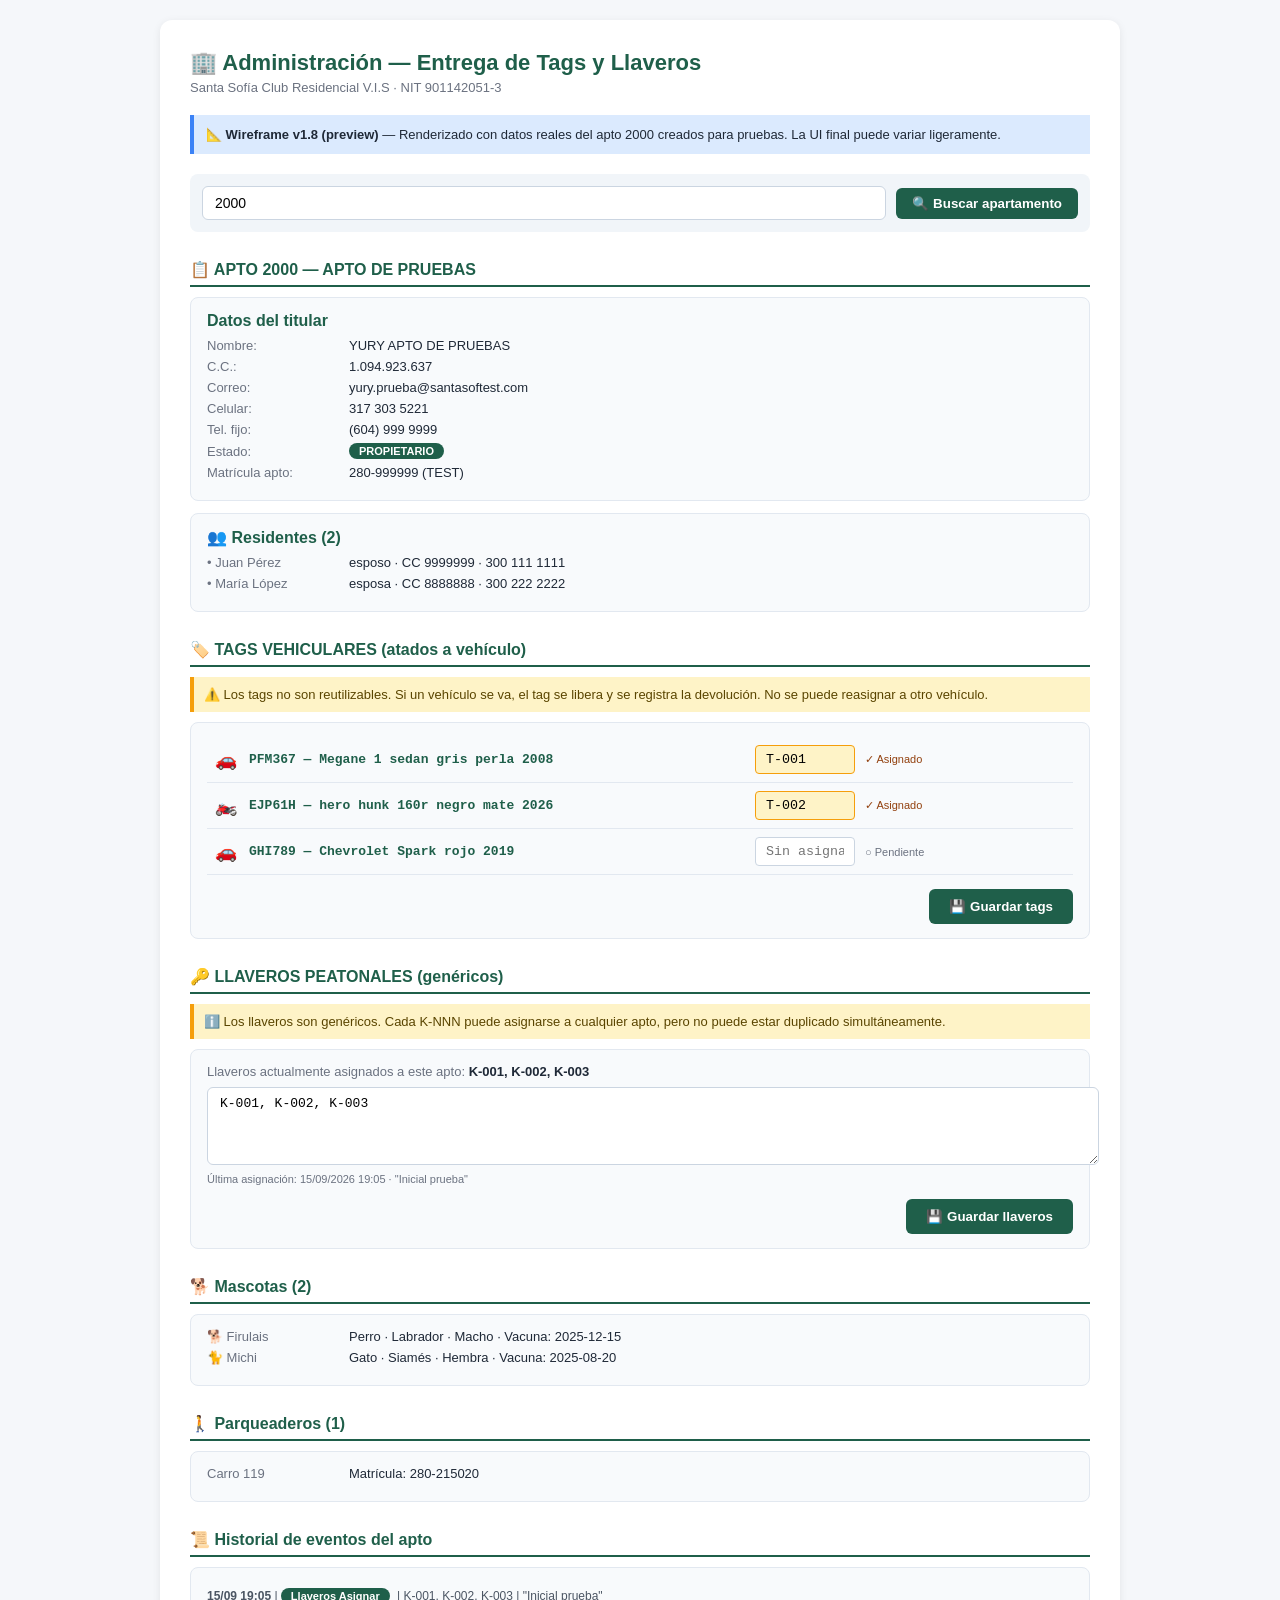
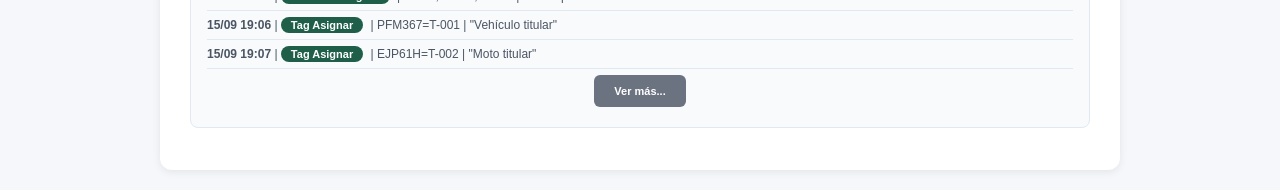
<file: docs/wireframe-admin-v18.html>
<!DOCTYPE html>
<html lang="es">
<head>
<meta charset="UTF-8">
<title>Wireframe Admin v1.8 — Apto 2000 (preview)</title>
<style>
  body { font-family: -apple-system, BlinkMacSystemFont, 'Segoe UI', sans-serif; background: #f5f7fa; margin: 0; padding: 20px; color: #1f2937; }
  .container { max-width: 900px; margin: 0 auto; background: #fff; padding: 30px; border-radius: 12px; box-shadow: 0 2px 8px rgba(0,0,0,0.08); }
  h1 { color: #1F5F4A; margin: 0 0 4px 0; font-size: 22px; }
  h2 { color: #1F5F4A; margin-top: 28px; margin-bottom: 10px; font-size: 16px; padding-bottom: 6px; border-bottom: 2px solid #1F5F4A; }
  .meta { color: #6b7280; font-size: 13px; margin-bottom: 20px; }
  .badge { display: inline-block; background: #1F5F4A; color: white; padding: 2px 10px; border-radius: 12px; font-size: 11px; font-weight: bold; margin-right: 4px; }
  .card { background: #f8fafc; border: 1px solid #e2e8f0; border-radius: 8px; padding: 14px 16px; margin-bottom: 12px; }
  .card-title { font-weight: bold; color: #1F5F4A; margin-bottom: 8px; }
  .field-row { display: flex; gap: 12px; margin-bottom: 6px; align-items: center; }
  .field-label { width: 130px; color: #6b7280; font-size: 13px; }
  .field-value { flex: 1; color: #1f2937; font-size: 13px; font-weight: 500; }
  .search-bar { display: flex; gap: 10px; align-items: center; padding: 12px; background: #f1f5f9; border-radius: 8px; margin-bottom: 20px; }
  .search-bar input { flex: 1; padding: 8px 12px; border: 1px solid #cbd5e1; border-radius: 6px; font-size: 14px; }
  .search-bar button { padding: 8px 16px; background: #1F5F4A; color: white; border: none; border-radius: 6px; font-weight: bold; cursor: pointer; }
  .vehiculo-row { display: grid; grid-template-columns: 24px 1fr 100px 200px; gap: 10px; align-items: center; padding: 8px; border-bottom: 1px solid #e2e8f0; }
  .vehiculo-row:last-child { border-bottom: none; }
  .vehiculo-row .icon { font-size: 18px; }
  .vehiculo-row .placa { font-family: monospace; font-weight: bold; color: #1F5F4A; }
  .vehiculo-row input { padding: 6px 10px; border: 1px solid #cbd5e1; border-radius: 4px; font-family: monospace; }
  .vehiculo-row .has-tag { background: #fef3c7; border-color: #f59e0b; }
  .textarea-llaves { width: 100%; min-height: 60px; padding: 8px 12px; border: 1px solid #cbd5e1; border-radius: 6px; font-family: monospace; font-size: 13px; }
  .btn { padding: 10px 20px; background: #1F5F4A; color: white; border: none; border-radius: 6px; font-weight: bold; cursor: pointer; }
  .btn-secondary { background: #6b7280; }
  .historico-row { padding: 6px 0; border-bottom: 1px solid #e2e8f0; font-size: 12px; color: #4b5563; }
  .historico-row:last-child { border-bottom: none; }
  .warning { background: #fef3c7; border-left: 4px solid #f59e0b; padding: 10px; margin: 10px 0; font-size: 13px; color: #5A4500; }
  .demo-banner { background: #dbeafe; border-left: 4px solid #3b82f6; padding: 12px; margin-bottom: 20px; font-size: 13px; }
</style>
</head>
<body>
<div class="container">
  <h1>🏢 Administración — Entrega de Tags y Llaveros</h1>
  <div class="meta">Santa Sofía Club Residencial V.I.S · NIT 901142051-3</div>

  <div class="demo-banner">
    <strong>📐 Wireframe v1.8 (preview)</strong> — Renderizado con datos reales del apto 2000 creados para pruebas. La UI final puede variar ligeramente.
  </div>

  <div class="search-bar">
    <input value="2000" readonly>
    <button>🔍 Buscar apartamento</button>
  </div>

  <h2>📋 APTO 2000 — APTO DE PRUEBAS</h2>
  <div class="card">
    <div class="card-title">Datos del titular</div>
    <div class="field-row"><div class="field-label">Nombre:</div><div class="field-value">YURY APTO DE PRUEBAS</div></div>
    <div class="field-row"><div class="field-label">C.C.:</div><div class="field-value">1.094.923.637</div></div>
    <div class="field-row"><div class="field-label">Correo:</div><div class="field-value">yury.prueba@santasoftest.com</div></div>
    <div class="field-row"><div class="field-label">Celular:</div><div class="field-value">317 303 5221</div></div>
    <div class="field-row"><div class="field-label">Tel. fijo:</div><div class="field-value">(604) 999 9999</div></div>
    <div class="field-row"><div class="field-label">Estado:</div><div class="field-value"><span class="badge">PROPIETARIO</span></div></div>
    <div class="field-row"><div class="field-label">Matrícula apto:</div><div class="field-value">280-999999 (TEST)</div></div>
  </div>

  <div class="card">
    <div class="card-title">👥 Residentes (2)</div>
    <div class="field-row"><div class="field-label">• Juan Pérez</div><div class="field-value">esposo · CC 9999999 · 300 111 1111</div></div>
    <div class="field-row"><div class="field-label">• María López</div><div class="field-value">esposa · CC 8888888 · 300 222 2222</div></div>
  </div>

  <h2>🏷️ TAGS VEHICULARES (atados a vehículo)</h2>
  <div class="warning">
    ⚠️ Los tags no son reutilizables. Si un vehículo se va, el tag se libera y se registra la devolución. No se puede reasignar a otro vehículo.
  </div>
  <div class="card">
    <div class="vehiculo-row">
      <div class="icon">🚗</div>
      <div class="placa">PFM367 — Megane 1 sedan gris perla 2008</div>
      <input value="T-001" class="has-tag" readonly>
      <span style="font-size: 11px; color: #92400e;">✓ Asignado</span>
    </div>
    <div class="vehiculo-row">
      <div class="icon">🏍️</div>
      <div class="placa">EJP61H — hero hunk 160r negro mate 2026</div>
      <input value="T-002" class="has-tag" readonly>
      <span style="font-size: 11px; color: #92400e;">✓ Asignado</span>
    </div>
    <div class="vehiculo-row">
      <div class="icon">🚗</div>
      <div class="placa">GHI789 — Chevrolet Spark rojo 2019</div>
      <input placeholder="Sin asignar">
      <span style="font-size: 11px; color: #6b7280;">○ Pendiente</span>
    </div>
    <div style="margin-top: 14px; text-align: right;">
      <button class="btn">💾 Guardar tags</button>
    </div>
  </div>

  <h2>🔑 LLAVEROS PEATONALES (genéricos)</h2>
  <div class="warning">
    ℹ️ Los llaveros son genéricos. Cada K-NNN puede asignarse a cualquier apto, pero no puede estar duplicado simultáneamente.
  </div>
  <div class="card">
    <div style="margin-bottom: 8px; font-size: 13px; color: #6b7280;">
      Llaveros actualmente asignados a este apto:
      <strong style="color: #1f2937;">K-001, K-002, K-003</strong>
    </div>
    <textarea class="textarea-llaves">K-001, K-002, K-003</textarea>
    <div style="margin-top: 4px; font-size: 11px; color: #6b7280;">
      Última asignación: 15/09/2026 19:05 · "Inicial prueba"
    </div>
    <div style="margin-top: 14px; text-align: right;">
      <button class="btn">💾 Guardar llaveros</button>
    </div>
  </div>

  <h2>🐕 Mascotas (2)</h2>
  <div class="card">
    <div class="field-row"><div class="field-label">🐕 Firulais</div><div class="field-value">Perro · Labrador · Macho · Vacuna: 2025-12-15</div></div>
    <div class="field-row"><div class="field-label">🐈 Michi</div><div class="field-value">Gato · Siamés · Hembra · Vacuna: 2025-08-20</div></div>
  </div>

  <h2>🚶 Parqueaderos (1)</h2>
  <div class="card">
    <div class="field-row"><div class="field-label">Carro 119</div><div class="field-value">Matrícula: 280-215020</div></div>
  </div>

  <h2>📜 Historial de eventos del apto</h2>
  <div class="card">
    <div class="historico-row"><strong>15/09 19:05</strong> | <span class="badge">Llaveros Asignar</span> | K-001, K-002, K-003 | "Inicial prueba"</div>
    <div class="historico-row"><strong>15/09 19:06</strong> | <span class="badge">Tag Asignar</span> | PFM367=T-001 | "Vehículo titular"</div>
    <div class="historico-row"><strong>15/09 19:07</strong> | <span class="badge">Tag Asignar</span> | EJP61H=T-002 | "Moto titular"</div>
    <div class="historico-row" style="text-align: center;"><button class="btn btn-secondary" style="font-size: 11px;">Ver más...</button></div>
  </div>

</div>
</body>
</html>
</file>
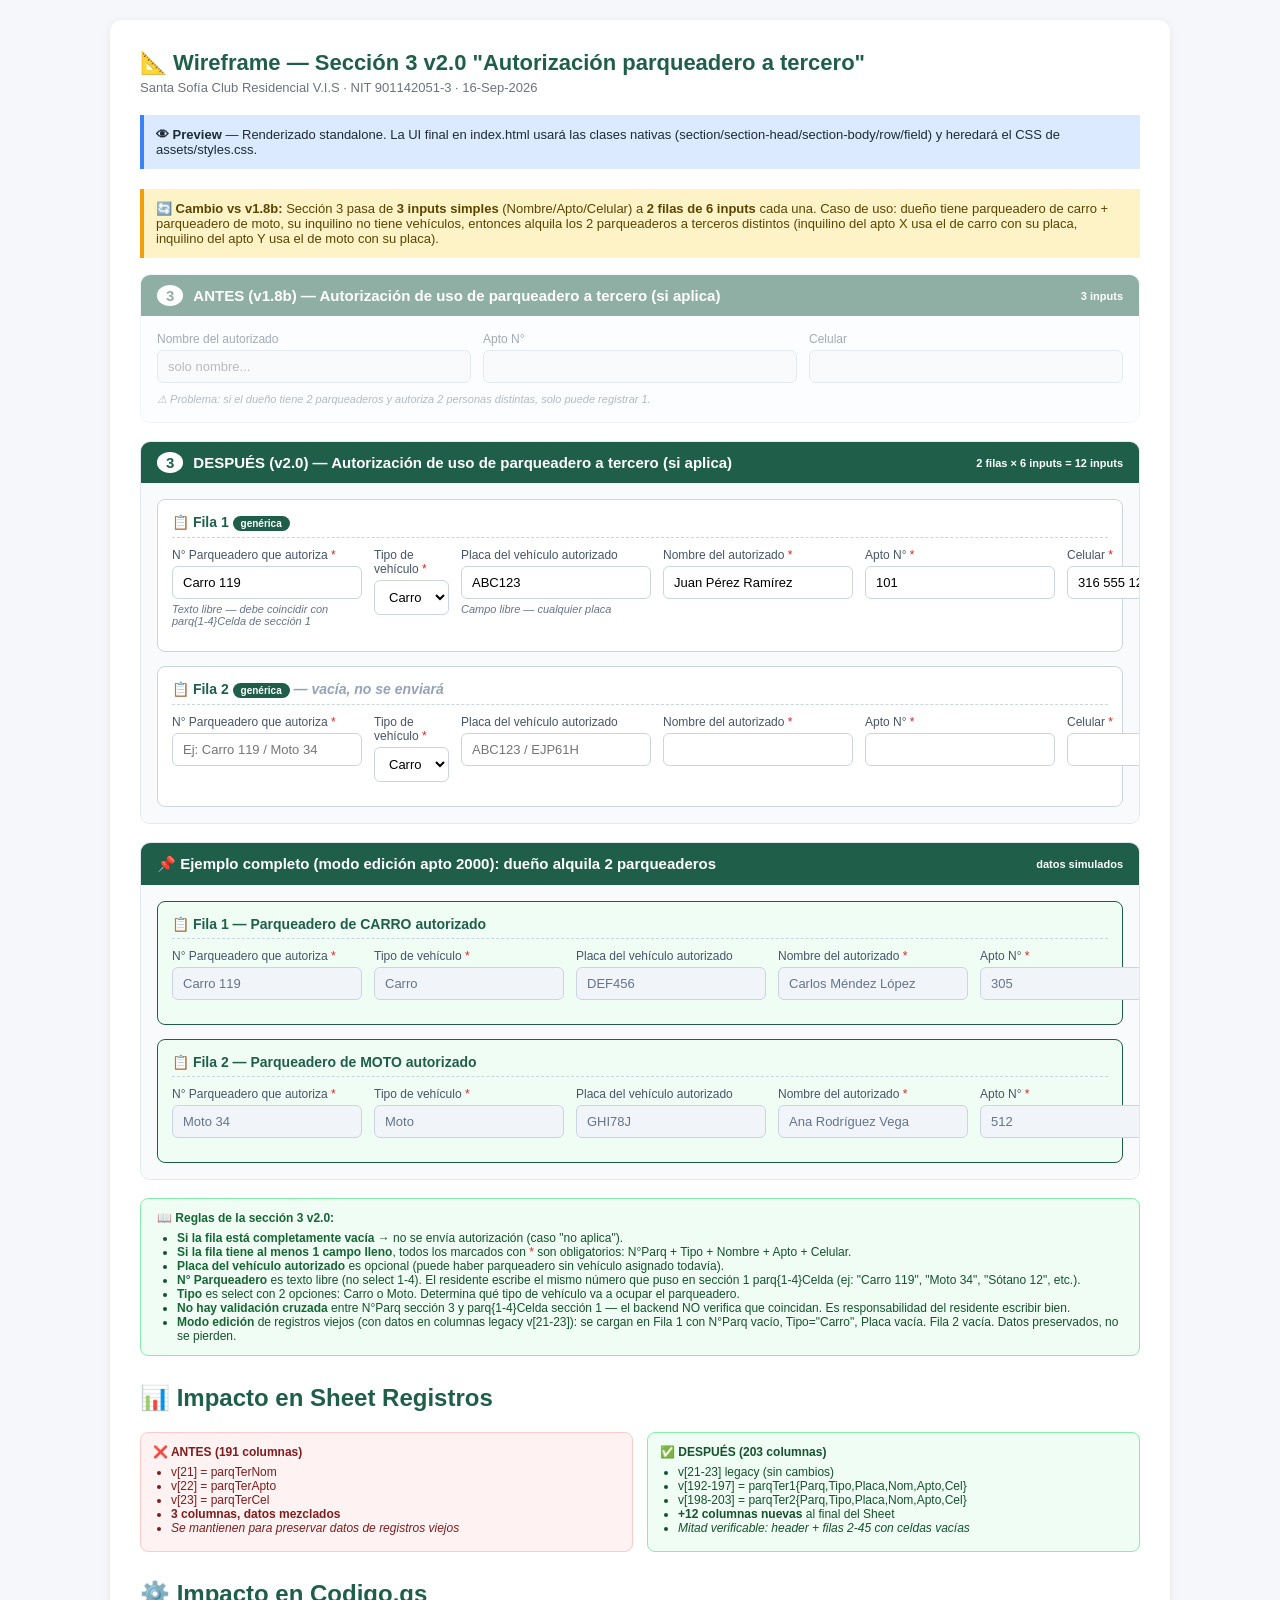
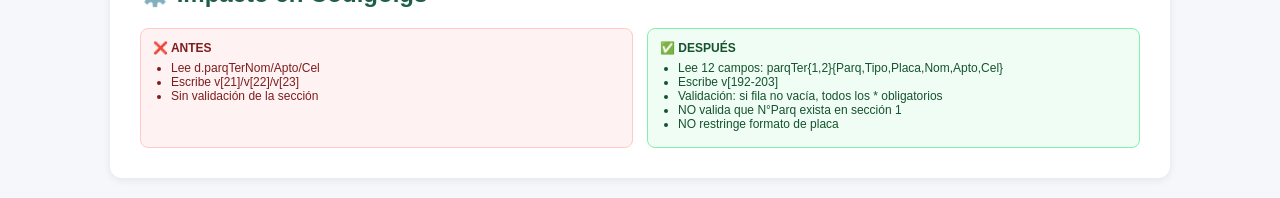
<file: docs/wireframe-parq-tercero-v19.html>
<!DOCTYPE html>
<html lang="es">
<head>
<meta charset="UTF-8">
<title>Wireframe Sección 3 v2.0 — Autorización Parqueadero a Tercero</title>
<style>
  body { font-family: -apple-system, BlinkMacSystemFont, 'Segoe UI', sans-serif; background: #f5f7fa; margin: 0; padding: 20px; color: #1f2937; }
  .container { max-width: 1000px; margin: 0 auto; background: #fff; padding: 30px; border-radius: 12px; box-shadow: 0 2px 8px rgba(0,0,0,0.08); }
  h1 { color: #1F5F4A; margin: 0 0 4px 0; font-size: 22px; }
  .meta { color: #6b7280; font-size: 13px; margin-bottom: 20px; }
  .demo-banner { background: #dbeafe; border-left: 4px solid #3b82f6; padding: 12px; margin-bottom: 20px; font-size: 13px; }
  .changes-banner { background: #fef3c7; border-left: 4px solid #f59e0b; padding: 12px; margin: 16px 0; font-size: 13px; color: #5A4500; }
  .section { border: 1px solid #e2e8f0; border-radius: 10px; margin-bottom: 18px; overflow: hidden; }
  .section-head { background: #1F5F4A; color: white; padding: 12px 16px; font-weight: 600; font-size: 15px; display: flex; justify-content: space-between; align-items: center; cursor: pointer; }
  .section-num { background: white; color: #1F5F4A; padding: 2px 9px; border-radius: 50%; font-weight: bold; margin-right: 10px; }
  .section-body { padding: 16px; background: #f8fafc; }
  .autoriz-row { background: white; border: 1px solid #cbd5e1; border-radius: 8px; padding: 14px; margin-bottom: 14px; }
  .autoriz-row:last-child { margin-bottom: 0; }
  .row-title { font-weight: 600; color: #1F5F4A; font-size: 14px; margin-bottom: 10px; padding-bottom: 6px; border-bottom: 1px dashed #cbd5e1; }
  .field-row { display: grid; grid-template-columns: 1fr 1fr 1fr; gap: 12px; margin-bottom: 10px; }
  .field-row.row-6 { grid-template-columns: 1fr 1fr 1fr 1.4fr 0.8fr 1fr; }
  .field { display: flex; flex-direction: column; }
  .field label { font-size: 12px; color: #475569; margin-bottom: 4px; font-weight: 500; }
  .field input, .field select { padding: 8px 10px; border: 1px solid #cbd5e1; border-radius: 6px; font-size: 13px; font-family: inherit; background: white; }
  .field input:focus, .field select:focus { outline: 2px solid #1F5F4A; border-color: #1F5F4A; }
  .field input[disabled], .field input[readonly] { background: #f1f5f9; color: #64748b; }
  .req { color: #dc2626; }
  .hint { font-size: 11px; color: #64748b; margin-top: 4px; font-style: italic; }
  .pill { display: inline-block; background: #1F5F4A; color: white; padding: 2px 8px; border-radius: 12px; font-size: 10px; font-weight: bold; }
  .empty { color: #94a3b8; font-style: italic; }
  .legend { background: #f0fdf4; border: 1px solid #86efac; border-radius: 8px; padding: 12px 16px; margin-top: 18px; font-size: 12px; color: #14532d; }
  .legend strong { color: #166534; }
  .legend ul { margin: 6px 0 0 0; padding-left: 20px; }
  .compare { display: grid; grid-template-columns: 1fr 1fr; gap: 14px; margin-top: 10px; }
  .compare-card { padding: 12px; border-radius: 8px; font-size: 12px; }
  .compare-card.old { background: #fef2f2; border: 1px solid #fecaca; color: #7f1d1d; }
  .compare-card.new { background: #f0fdf4; border: 1px solid #86efac; color: #14532d; }
  .compare-card .label { font-weight: bold; margin-bottom: 6px; }
  .compare-card ul { margin: 4px 0; padding-left: 18px; }
</style>
</head>
<body>

<div class="container">
  <h1>📐 Wireframe — Sección 3 v2.0 "Autorización parqueadero a tercero"</h1>
  <div class="meta">Santa Sofía Club Residencial V.I.S · NIT 901142051-3 · 16-Sep-2026</div>

  <div class="demo-banner">
    <strong>👁 Preview</strong> — Renderizado standalone. La UI final en index.html usará las clases nativas (section/section-head/section-body/row/field) y heredará el CSS de assets/styles.css.
  </div>

  <div class="changes-banner">
    <strong>🔄 Cambio vs v1.8b:</strong> Sección 3 pasa de <strong>3 inputs simples</strong> (Nombre/Apto/Celular) a <strong>2 filas de 6 inputs</strong> cada una. Caso de uso: dueño tiene parqueadero de carro + parqueadero de moto, su inquilino no tiene vehículos, entonces alquila los 2 parqueaderos a terceros distintos (inquilino del apto X usa el de carro con su placa, inquilino del apto Y usa el de moto con su placa).
  </div>

  <!-- =========== ANTES (v1.8b) =========== -->
  <div class="section" style="opacity:0.5;">
    <div class="section-head">
      <span><span class="section-num">3</span>ANTES (v1.8b) — Autorización de uso de parqueadero a tercero (si aplica)</span>
      <span style="font-size:11px;">3 inputs</span>
    </div>
    <div class="section-body">
      <div class="field-row">
        <div class="field">
          <label>Nombre del autorizado</label>
          <input type="text" value="" disabled placeholder="solo nombre...">
        </div>
        <div class="field">
          <label>Apto N°</label>
          <input type="text" value="" disabled>
        </div>
        <div class="field">
          <label>Celular</label>
          <input type="tel" value="" disabled>
        </div>
      </div>
      <div class="hint">⚠ Problema: si el dueño tiene 2 parqueaderos y autoriza 2 personas distintas, solo puede registrar 1.</div>
    </div>
  </div>

  <!-- =========== DESPUÉS (v2.0) =========== -->
  <div class="section">
    <div class="section-head">
      <span><span class="section-num">3</span>DESPUÉS (v2.0) — Autorización de uso de parqueadero a tercero (si aplica)</span>
      <span style="font-size:11px;">2 filas × 6 inputs = 12 inputs</span>
    </div>
    <div class="section-body">

      <div class="autoriz-row">
        <div class="row-title">📋 Fila 1 <span class="pill">genérica</span></div>
        <div class="field-row row-6">
          <div class="field">
            <label>N° Parqueadero que autoriza <span class="req">*</span></label>
            <input type="text" value="Carro 119" placeholder="Ej: Carro 119 / Moto 34">
            <div class="hint">Texto libre — debe coincidir con parq{1-4}Celda de sección 1</div>
          </div>
          <div class="field">
            <label>Tipo de vehículo <span class="req">*</span></label>
            <select>
              <option>Carro</option>
              <option>Moto</option>
            </select>
          </div>
          <div class="field">
            <label>Placa del vehículo autorizado</label>
            <input type="text" value="ABC123" placeholder="ABC123 / EJP61H">
            <div class="hint">Campo libre — cualquier placa</div>
          </div>
          <div class="field">
            <label>Nombre del autorizado <span class="req">*</span></label>
            <input type="text" value="Juan Pérez Ramírez">
          </div>
          <div class="field">
            <label>Apto N° <span class="req">*</span></label>
            <input type="text" value="101">
          </div>
          <div class="field">
            <label>Celular <span class="req">*</span></label>
            <input type="tel" value="316 555 1234">
          </div>
        </div>
      </div>

      <div class="autoriz-row">
        <div class="row-title">📋 Fila 2 <span class="pill">genérica</span> <span class="empty">— vacía, no se enviará</span></div>
        <div class="field-row row-6">
          <div class="field">
            <label>N° Parqueadero que autoriza <span class="req">*</span></label>
            <input type="text" placeholder="Ej: Carro 119 / Moto 34">
          </div>
          <div class="field">
            <label>Tipo de vehículo <span class="req">*</span></label>
            <select>
              <option>Carro</option>
              <option>Moto</option>
            </select>
          </div>
          <div class="field">
            <label>Placa del vehículo autorizado</label>
            <input type="text" placeholder="ABC123 / EJP61H">
          </div>
          <div class="field">
            <label>Nombre del autorizado <span class="req">*</span></label>
            <input type="text" placeholder="">
          </div>
          <div class="field">
            <label>Apto N° <span class="req">*</span></label>
            <input type="text" placeholder="">
          </div>
          <div class="field">
            <label>Celular <span class="req">*</span></label>
            <input type="tel" placeholder="">
          </div>
        </div>
      </div>

    </div>
  </div>

  <!-- =========== EJEMPLO LLENO: dueño con 2 parqueaderos alquilados =========== -->
  <div class="section">
    <div class="section-head">
      <span>📌 Ejemplo completo (modo edición apto 2000): dueño alquila 2 parqueaderos</span>
      <span style="font-size:11px;">datos simulados</span>
    </div>
    <div class="section-body">

      <div class="autoriz-row" style="border-color:#1F5F4A; background:#f0fdf4;">
        <div class="row-title">📋 Fila 1 — Parqueadero de CARRO autorizado</div>
        <div class="field-row row-6">
          <div class="field">
            <label>N° Parqueadero que autoriza <span class="req">*</span></label>
            <input type="text" value="Carro 119" readonly>
          </div>
          <div class="field">
            <label>Tipo de vehículo <span class="req">*</span></label>
            <input type="text" value="Carro" readonly>
          </div>
          <div class="field">
            <label>Placa del vehículo autorizado</label>
            <input type="text" value="DEF456" readonly>
          </div>
          <div class="field">
            <label>Nombre del autorizado <span class="req">*</span></label>
            <input type="text" value="Carlos Méndez López" readonly>
          </div>
          <div class="field">
            <label>Apto N° <span class="req">*</span></label>
            <input type="text" value="305" readonly>
          </div>
          <div class="field">
            <label>Celular <span class="req">*</span></label>
            <input type="tel" value="318 777 8899" readonly>
          </div>
        </div>
      </div>

      <div class="autoriz-row" style="border-color:#1F5F4A; background:#f0fdf4;">
        <div class="row-title">📋 Fila 2 — Parqueadero de MOTO autorizado</div>
        <div class="field-row row-6">
          <div class="field">
            <label>N° Parqueadero que autoriza <span class="req">*</span></label>
            <input type="text" value="Moto 34" readonly>
          </div>
          <div class="field">
            <label>Tipo de vehículo <span class="req">*</span></label>
            <input type="text" value="Moto" readonly>
          </div>
          <div class="field">
            <label>Placa del vehículo autorizado</label>
            <input type="text" value="GHI78J" readonly>
          </div>
          <div class="field">
            <label>Nombre del autorizado <span class="req">*</span></label>
            <input type="text" value="Ana Rodríguez Vega" readonly>
          </div>
          <div class="field">
            <label>Apto N° <span class="req">*</span></label>
            <input type="text" value="512" readonly>
          </div>
          <div class="field">
            <label>Celular <span class="req">*</span></label>
            <input type="tel" value="315 222 3344" readonly>
          </div>
        </div>
      </div>

    </div>
  </div>

  <!-- =========== LEYENDA =========== -->
  <div class="legend">
    <strong>📖 Reglas de la sección 3 v2.0:</strong>
    <ul>
      <li><strong>Si la fila está completamente vacía</strong> → no se envía autorización (caso "no aplica").</li>
      <li><strong>Si la fila tiene al menos 1 campo lleno</strong>, todos los marcados con <span class="req">*</span> son obligatorios: N°Parq + Tipo + Nombre + Apto + Celular.</li>
      <li><strong>Placa del vehículo autorizado</strong> es opcional (puede haber parqueadero sin vehículo asignado todavía).</li>
      <li><strong>N° Parqueadero</strong> es texto libre (no select 1-4). El residente escribe el mismo número que puso en sección 1 parq{1-4}Celda (ej: "Carro 119", "Moto 34", "Sótano 12", etc.).</li>
      <li><strong>Tipo</strong> es select con 2 opciones: Carro o Moto. Determina qué tipo de vehículo va a ocupar el parqueadero.</li>
      <li><strong>No hay validación cruzada</strong> entre N°Parq sección 3 y parq{1-4}Celda sección 1 — el backend NO verifica que coincidan. Es responsabilidad del residente escribir bien.</li>
      <li><strong>Modo edición</strong> de registros viejos (con datos en columnas legacy v[21-23]): se cargan en Fila 1 con N°Parq vacío, Tipo="Carro", Placa vacía. Fila 2 vacía. Datos preservados, no se pierden.</li>
    </ul>
  </div>

  <!-- =========== IMPACTO EN SHEET =========== -->
  <h2 style="color:#1F5F4A; margin-top: 28px;">📊 Impacto en Sheet Registros</h2>
  <div class="compare">
    <div class="compare-card old">
      <div class="label">❌ ANTES (191 columnas)</div>
      <ul>
        <li>v[21] = parqTerNom</li>
        <li>v[22] = parqTerApto</li>
        <li>v[23] = parqTerCel</li>
        <li><strong>3 columnas, datos mezclados</strong></li>
        <li><em>Se mantienen para preservar datos de registros viejos</em></li>
      </ul>
    </div>
    <div class="compare-card new">
      <div class="label">✅ DESPUÉS (203 columnas)</div>
      <ul>
        <li>v[21-23] legacy (sin cambios)</li>
        <li>v[192-197] = parqTer1{Parq,Tipo,Placa,Nom,Apto,Cel}</li>
        <li>v[198-203] = parqTer2{Parq,Tipo,Placa,Nom,Apto,Cel}</li>
        <li><strong>+12 columnas nuevas</strong> al final del Sheet</li>
        <li><em>Mitad verificable: header + filas 2-45 con celdas vacías</em></li>
      </ul>
    </div>
  </div>

  <h2 style="color:#1F5F4A; margin-top: 28px;">⚙️ Impacto en Codigo.gs</h2>
  <div class="compare">
    <div class="compare-card old">
      <div class="label">❌ ANTES</div>
      <ul>
        <li>Lee d.parqTerNom/Apto/Cel</li>
        <li>Escribe v[21]/v[22]/v[23]</li>
        <li>Sin validación de la sección</li>
      </ul>
    </div>
    <div class="compare-card new">
      <div class="label">✅ DESPUÉS</div>
      <ul>
        <li>Lee 12 campos: parqTer{1,2}{Parq,Tipo,Placa,Nom,Apto,Cel}</li>
        <li>Escribe v[192-203]</li>
        <li>Validación: si fila no vacía, todos los * obligatorios</li>
        <li>NO valida que N°Parq exista en sección 1</li>
        <li>NO restringe formato de placa</li>
      </ul>
    </div>
  </div>

</div>

</body>
</html>
</file>
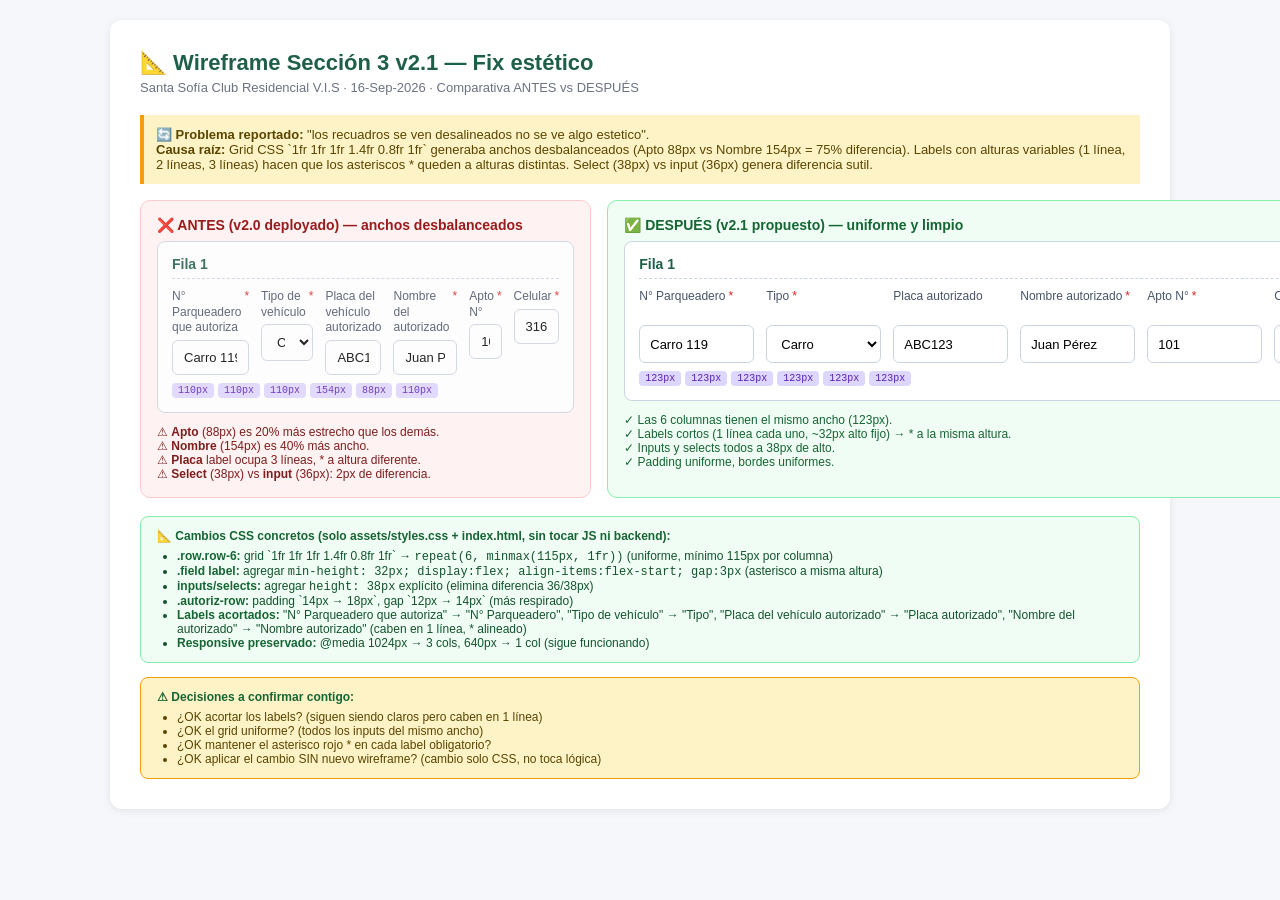
<file: docs/wireframe-parq-tercero-v21.html>
<!DOCTYPE html>
<html lang="es">
<head>
<meta charset="UTF-8">
<title>Wireframe Sección 3 v2.1 — Fix estético</title>
<style>
  body { font-family: -apple-system, BlinkMacSystemFont, 'Segoe UI', sans-serif; background: #f5f7fa; margin: 0; padding: 20px; color: #1f2937; }
  .container { max-width: 1000px; margin: 0 auto; background: #fff; padding: 30px; border-radius: 12px; box-shadow: 0 2px 8px rgba(0,0,0,0.08); }
  h1 { color: #1F5F4A; margin: 0 0 4px 0; font-size: 22px; }
  .meta { color: #6b7280; font-size: 13px; margin-bottom: 20px; }
  .changes-banner { background: #fef3c7; border-left: 4px solid #f59e0b; padding: 12px; margin: 16px 0; font-size: 13px; color: #5A4500; }
  .compare { display: grid; grid-template-columns: 1fr 1fr; gap: 16px; margin-top: 16px; }
  .panel { padding: 16px; border-radius: 10px; }
  .panel.before { background: #fef2f2; border: 1px solid #fecaca; }
  .panel.after { background: #f0fdf4; border: 1px solid #86efac; }
  .panel h3 { margin: 0 0 8px; font-size: 14px; }
  .panel.before h3 { color: #991b1b; }
  .panel.after h3 { color: #166534; }
  .autoriz-row { border: 1px solid #cbd5e1; border-radius: 8px; padding: 14px; background: #fff; }
  .row-title { font-weight: 600; color: #1F5F4A; font-size: 14px; margin-bottom: 10px; padding-bottom: 6px; border-bottom: 1px dashed #cbd5e1; }
  .field { display: flex; flex-direction: column; }
  .field label { font-size: 12px; color: #475569; margin-bottom: 4px; font-weight: 500; min-height: 32px; line-height: 1.3; display: flex; align-items: flex-start; gap: 3px; }
  .field .req { color: #dc2626; }
  .field input, .field select {
    box-sizing: border-box;
    width: 100%;
    height: 38px;
    padding: 8px 10px;
    border: 1px solid #cbd5e1;
    border-radius: 6px;
    font-size: 13px;
    font-family: inherit;
    background: white;
  }
  /* ANTES — grid desbalanceado */
  .row.row-6.before { display: grid; grid-template-columns: 1fr 1fr 1fr 1.4fr 0.8fr 1fr; gap: 12px; }
  .row.row-6.before input, .row.row-6.before select { height: auto; }
  /* DESPUÉS — grid uniforme con ancho mínimo */
  .row.row-6.after { display: grid; grid-template-columns: repeat(6, minmax(115px, 1fr)); gap: 12px; }
  .panel.before input, .panel.before select { padding: 9px 11px; height: auto; min-height: 0; }
  .panel.before label { min-height: 0; height: auto; }
  .demo-val { color: #94a3b8; font-style: italic; }
  .legend { background: #f0fdf4; border: 1px solid #86efac; border-radius: 8px; padding: 12px 16px; margin-top: 18px; font-size: 12px; color: #14532d; }
  .legend strong { color: #166534; }
  .legend ul { margin: 6px 0 0 0; padding-left: 20px; }
  /* Badges con anchos reales */
  .badge { display: inline-block; padding: 2px 6px; border-radius: 4px; font-size: 10px; font-family: monospace; margin-right: 4px; }
  .badge-w { background: #ddd6fe; color: #5b21b6; }
</style>
</head>
<body>

<div class="container">
  <h1>📐 Wireframe Sección 3 v2.1 — Fix estético</h1>
  <div class="meta">Santa Sofía Club Residencial V.I.S · 16-Sep-2026 · Comparativa ANTES vs DESPUÉS</div>

  <div class="changes-banner">
    <strong>🔄 Problema reportado:</strong> "los recuadros se ven desalineados no se ve algo estetico".<br>
    <strong>Causa raíz:</strong> Grid CSS `1fr 1fr 1fr 1.4fr 0.8fr 1fr` generaba anchos desbalanceados (Apto 88px vs Nombre 154px = 75% diferencia). Labels con alturas variables (1 línea, 2 líneas, 3 líneas) hacen que los asteriscos * queden a alturas distintas. Select (38px) vs input (36px) genera diferencia sutil.
  </div>

  <div class="compare">

    <!-- ============ ANTES ============ -->
    <div class="panel before">
      <h3>❌ ANTES (v2.0 deployado) — anchos desbalanceados</h3>
      <div class="autoriz-row" style="opacity:0.85;">
        <div class="row-title">Fila 1</div>
        <div class="row row-6 before">
          <div class="field">
            <label>N° Parqueadero que autoriza <span class="req">*</span></label>
            <input type="text" value="Carro 119">
          </div>
          <div class="field">
            <label>Tipo de vehículo <span class="req">*</span></label>
            <select><option>Carro</option></select>
          </div>
          <div class="field">
            <label>Placa del vehículo autorizado</label>
            <input type="text" value="ABC123">
          </div>
          <div class="field">
            <label>Nombre del autorizado <span class="req">*</span></label>
            <input type="text" value="Juan Pérez">
          </div>
          <div class="field">
            <label>Apto N° <span class="req">*</span></label>
            <input type="text" value="101">
          </div>
          <div class="field">
            <label>Celular <span class="req">*</span></label>
            <input type="text" value="316 555 1234">
          </div>
        </div>
        <div style="font-size:11px; color:#64748b; margin-top:8px;">
          <span class="badge badge-w">110px</span><span class="badge badge-w">110px</span><span class="badge badge-w">110px</span><span class="badge badge-w">154px</span><span class="badge badge-w">88px</span><span class="badge badge-w">110px</span>
        </div>
      </div>
      <div style="margin-top:12px; font-size:12px; color:#7f1d1d;">
        ⚠ <strong>Apto</strong> (88px) es 20% más estrecho que los demás.<br>
        ⚠ <strong>Nombre</strong> (154px) es 40% más ancho.<br>
        ⚠ <strong>Placa</strong> label ocupa 3 líneas, * a altura diferente.<br>
        ⚠ <strong>Select</strong> (38px) vs <strong>input</strong> (36px): 2px de diferencia.
      </div>
    </div>

    <!-- ============ DESPUÉS ============ -->
    <div class="panel after">
      <h3>✅ DESPUÉS (v2.1 propuesto) — uniforme y limpio</h3>
      <div class="autoriz-row">
        <div class="row-title">Fila 1</div>
        <div class="row row-6 after">
          <div class="field">
            <label>N° Parqueadero <span class="req">*</span></label>
            <input type="text" value="Carro 119">
          </div>
          <div class="field">
            <label>Tipo <span class="req">*</span></label>
            <select><option>Carro</option></select>
          </div>
          <div class="field">
            <label>Placa autorizado</label>
            <input type="text" value="ABC123">
          </div>
          <div class="field">
            <label>Nombre autorizado <span class="req">*</span></label>
            <input type="text" value="Juan Pérez">
          </div>
          <div class="field">
            <label>Apto N° <span class="req">*</span></label>
            <input type="text" value="101">
          </div>
          <div class="field">
            <label>Celular <span class="req">*</span></label>
            <input type="text" value="316 555 1234">
          </div>
        </div>
        <div style="font-size:11px; color:#64748b; margin-top:8px;">
          <span class="badge badge-w">123px</span><span class="badge badge-w">123px</span><span class="badge badge-w">123px</span><span class="badge badge-w">123px</span><span class="badge badge-w">123px</span><span class="badge badge-w">123px</span>
        </div>
      </div>
      <div style="margin-top:12px; font-size:12px; color:#166534;">
        ✓ Las 6 columnas tienen el mismo ancho (123px).<br>
        ✓ Labels cortos (1 línea cada uno, ~32px alto fijo) → * a la misma altura.<br>
        ✓ Inputs y selects todos a 38px de alto.<br>
        ✓ Padding uniforme, bordes uniformes.
      </div>
    </div>

  </div>

  <div class="legend">
    <strong>📐 Cambios CSS concretos (solo assets/styles.css + index.html, sin tocar JS ni backend):</strong>
    <ul>
      <li><strong>.row.row-6:</strong> grid `1fr 1fr 1fr 1.4fr 0.8fr 1fr` → <code>repeat(6, minmax(115px, 1fr))</code> (uniforme, mínimo 115px por columna)</li>
      <li><strong>.field label:</strong> agregar <code>min-height: 32px; display:flex; align-items:flex-start; gap:3px</code> (asterisco a misma altura)</li>
      <li><strong>inputs/selects:</strong> agregar <code>height: 38px</code> explícito (elimina diferencia 36/38px)</li>
      <li><strong>.autoriz-row:</strong> padding `14px → 18px`, gap `12px → 14px` (más respirado)</li>
      <li><strong>Labels acortados:</strong> "N° Parqueadero que autoriza" → "N° Parqueadero", "Tipo de vehículo" → "Tipo", "Placa del vehículo autorizado" → "Placa autorizado", "Nombre del autorizado" → "Nombre autorizado" (caben en 1 línea, * alineado)</li>
      <li><strong>Responsive preservado:</strong> @media 1024px → 3 cols, 640px → 1 col (sigue funcionando)</li>
    </ul>
  </div>

  <div class="legend" style="background:#fef3c7; border-color:#f59e0b; color:#5A4500; margin-top:14px;">
    <strong>⚠ Decisiones a confirmar contigo:</strong>
    <ul>
      <li>¿OK acortar los labels? (siguen siendo claros pero caben en 1 línea)</li>
      <li>¿OK el grid uniforme? (todos los inputs del mismo ancho)</li>
      <li>¿OK mantener el asterisco rojo * en cada label obligatorio?</li>
      <li>¿OK aplicar el cambio SIN nuevo wireframe? (cambio solo CSS, no toca lógica)</li>
    </ul>
  </div>

</div>

</body></html>
</file>
<file: assets/styles.css>
/* ============================================================
   Santa Sofía Club Residencial V.I.S — Estilos del formulario público
   Tema claro, paleta sobria institucional
   ============================================================ */

:root {
  --azul:        #1F5F4A;   /* verde institucional principal */
  --azul-osc:    #123B2E;
  --azul-claro:  #E8F3EE;
  --verde-azul:  #C9A227;   /* dorado/acento */
  --naranja:     #C9A227;
  --naranja-osc: #C97500;
  --gris-tx:     #333333;
  --gris-med:    #666666;
  --gris-borde:  #DDDDDD;
  --fondo:       #FAFBFC;
  --fondo-card:  #FFFFFF;
  --ok:          #1E8E3E;
  --ok-fondo:    #E6F4EA;
  --err:         #D93025;
  --err-fondo:   #FCE8E6;
  --adv:         #B06000;
  --adv-fondo:   #FFF4E5;
}

* { box-sizing: border-box; }

html, body {
  margin: 0;
  padding: 0;
  font-family: -apple-system, BlinkMacSystemFont, "Segoe UI", Roboto, Oxygen, Ubuntu, Cantarell, "Helvetica Neue", Arial, sans-serif;
  color: var(--gris-tx);
  background: var(--fondo);
  line-height: 1.5;
  font-size: 15px;
}

a { color: var(--azul); }
a:hover { color: var(--azul-osc); }

/* ---------- HEADER ---------- */
header.site-header {
  background: linear-gradient(180deg, #FFFFFF 0%, var(--azul-claro) 100%);
  border-bottom: 4px solid var(--azul);
  padding: 18px 16px 14px;
}
.header-inner {
  max-width: 900px;
  margin: 0 auto;
  display: flex;
  align-items: center;
  gap: 16px;
}
.header-inner img.logo {
  width: 78px;
  height: 78px;
  object-fit: contain;
  flex-shrink: 0;
}
.header-text h1 {
  margin: 0;
  font-size: 22px;
  color: var(--azul-osc);
  font-weight: 700;
  line-height: 1.15;
}
.header-text .sub {
  margin: 2px 0 0;
  color: var(--gris-med);
  font-size: 13px;
}
.header-text .nit {
  margin: 0;
  font-size: 12px;
  color: var(--gris-med);
}

/* ---------- AVISO LEGAL DESTACADO ---------- */
.legal-banner {
  background: var(--adv-fondo);
  border-left: 5px solid var(--naranja);
  padding: 14px 18px;
  margin: 20px auto 0;
  max-width: 900px;
  border-radius: 6px;
  font-size: 14px;
  color: var(--adv);
}
.legal-banner strong { color: var(--naranja-osc); }

/* ---------- MODO SWITCHER (CREAR / EDITAR) ---------- */
.mode-switcher {
  max-width: 900px;
  margin: 24px auto 0;
  padding: 0 16px;
}
.mode-tabs {
  display: flex;
  gap: 0;
  background: var(--fondo-card);
  border: 1px solid var(--gris-borde);
  border-radius: 8px 8px 0 0;
  overflow: hidden;
}
.mode-tab {
  flex: 1;
  padding: 14px 16px;
  text-align: center;
  background: var(--fondo-card);
  border: none;
  cursor: pointer;
  font-size: 15px;
  color: var(--gris-med);
  font-weight: 500;
  transition: all .15s;
  border-bottom: 3px solid transparent;
}
.mode-tab.active {
  background: var(--azul-claro);
  color: var(--azul-osc);
  font-weight: 700;
  border-bottom-color: var(--azul);
}
.mode-tab:hover:not(.active) {
  background: #F0F4F8;
  color: var(--azul-osc);
}

/* ---------- MAIN ---------- */
main {
  max-width: 900px;
  margin: 0 auto;
  padding: 0 16px 60px;
}
.card {
  background: var(--fondo-card);
  border: 1px solid var(--gris-borde);
  border-radius: 0 0 8px 8px;
  padding: 24px;
  box-shadow: 0 1px 3px rgba(0,0,0,0.04);
}

.intro {
  background: var(--azul-claro);
  border-left: 5px solid var(--azul);
  padding: 14px 18px;
  border-radius: 4px;
  margin-bottom: 24px;
  font-size: 14px;
  color: var(--azul-osc);
}

/* ---------- SECCIONES PLEGABLES ---------- */
.section {
  border: 1px solid var(--gris-borde);
  border-radius: 8px;
  margin-bottom: 14px;
  background: #FCFCFD;
  overflow: hidden;
}
.section-head {
  padding: 14px 18px;
  background: #F4F7FA;
  cursor: pointer;
  display: flex;
  align-items: center;
  justify-content: space-between;
  font-weight: 600;
  color: var(--azul-osc);
  user-select: none;
}
.section-head .arrow {
  transition: transform .2s;
  font-size: 13px;
  color: var(--gris-med);
}
.section.collapsed .section-head .arrow { transform: rotate(-90deg); }
.section-num {
  display: inline-block;
  background: var(--azul);
  color: #fff;
  border-radius: 50%;
  width: 26px;
  height: 26px;
  line-height: 26px;
  text-align: center;
  font-size: 13px;
  margin-right: 10px;
  flex-shrink: 0;
}
.section-body {
  padding: 18px;
  border-top: 1px solid var(--gris-borde);
  background: #FFF;
}
.section.collapsed .section-body { display: none; }

/* ---------- CAMPOS ---------- */
.row {
  display: grid;
  grid-template-columns: 1fr 1fr;
  gap: 14px;
  margin-bottom: 14px;
}
.row.row-1 { grid-template-columns: 1fr; }
.row.row-3 { grid-template-columns: 1fr 1fr 1fr; }
.row.row-6 { grid-template-columns: repeat(6, minmax(115px, 1fr)); gap: 14px; }
@media (max-width: 1024px) {
  .row.row-6 { grid-template-columns: repeat(3, 1fr); }
}
@media (max-width: 640px) {
  .row, .row.row-3, .row.row-6 { grid-template-columns: 1fr; }
}

/* ---------- v2.1 — Sección 3 uniforme ---------- */
.autoriz-row .field label { min-height: 32px; line-height: 1.3; }
.autoriz-row .field input,
.autoriz-row .field select { height: 38px; box-sizing: border-box; }
.field-hint { font-size: 11px; color: var(--gris-med); margin-top: 6px; font-style: italic; }

.field {
  display: flex;
  flex-direction: column;
}
.field label {
  font-size: 13px;
  font-weight: 600;
  color: var(--gris-tx);
  margin-bottom: 5px;
}
.field label .req {
  color: var(--err);
  margin-left: 3px;
}
.field input[type=text],
.field input[type=email],
.field input[type=tel],
.field input[type=number],
.field input[type=date],
.field select,
.field textarea {
  padding: 9px 11px;
  border: 1px solid var(--gris-borde);
  border-radius: 5px;
  font-size: 14px;
  font-family: inherit;
  background: #FFF;
  color: var(--gris-tx);
  transition: border .15s, box-shadow .15s;
  width: 100%;
}
.field input:focus,
.field select:focus,
.field textarea:focus {
  outline: none;
  border-color: var(--azul);
  box-shadow: 0 0 0 3px rgba(31,95,74,0.15);
}
.field input:disabled { background: #EEE; cursor: not-allowed; }
.field .hint {
  font-size: 12px;
  color: var(--gris-med);
  margin-top: 3px;
}
.field .err-msg {
  color: var(--err);
  font-size: 12px;
  margin-top: 3px;
  display: none;
}
.field.has-error input,
.field.has-error select,
.field.has-error textarea {
  border-color: var(--err);
  background: var(--err-fondo);
}
.field.has-error .err-msg { display: block; }

.subsection-title {
  font-size: 14px;
  font-weight: 600;
  color: var(--azul-osc);
  margin: 18px 0 8px;
  padding-bottom: 4px;
  border-bottom: 1px dashed var(--gris-borde);
}
.subsection-title:first-child { margin-top: 0; }

/* ---------- CHECKBOXES ---------- */
.checkbox-row {
  display: flex;
  align-items: flex-start;
  gap: 8px;
  margin-bottom: 8px;
  padding: 6px 0;
}
.checkbox-row input[type=checkbox] {
  margin-top: 3px;
  width: 16px;
  height: 16px;
  accent-color: var(--azul);
  flex-shrink: 0;
}
.checkbox-row label {
  font-size: 14px;
  cursor: pointer;
}

.radio-row {
  display: inline-flex;
  align-items: center;
  gap: 6px;
  margin-right: 18px;
  margin-bottom: 6px;
  font-size: 14px;
  cursor: pointer;
}
.radio-row input {
  accent-color: var(--azul);
  width: 16px;
  height: 16px;
  margin: 0;
  vertical-align: middle;
}

/* ---------- BOTONES ---------- */
.btn {
  display: inline-block;
  padding: 11px 22px;
  border: none;
  border-radius: 5px;
  font-size: 15px;
  font-weight: 600;
  font-family: inherit;
  cursor: pointer;
  transition: background .15s, transform .05s;
  text-align: center;
}
.btn:active { transform: scale(0.98); }
.btn-primary {
  background: var(--azul);
  color: #fff;
}
.btn-primary:hover { background: var(--azul-osc); }
.btn-primary:disabled {
  background: #999;
  cursor: not-allowed;
  transform: none;
}
.btn-secondary {
  background: #fff;
  color: var(--azul);
  border: 1.5px solid var(--azul);
}
.btn-secondary:hover { background: var(--azul-claro); }
.btn-block { width: 100%; }

.actions-bar {
  display: flex;
  gap: 10px;
  justify-content: flex-end;
  margin-top: 26px;
  flex-wrap: wrap;
}
@media (max-width: 640px) {
  .actions-bar { flex-direction: column; }
  .actions-bar .btn { width: 100%; }
}

/* ---------- MENSAJES ---------- */
.alert {
  padding: 12px 16px;
  border-radius: 5px;
  font-size: 14px;
  margin: 12px 0;
}
.alert-ok {
  background: var(--ok-fondo);
  color: var(--ok);
  border-left: 4px solid var(--ok);
}
.alert-err {
  background: var(--err-fondo);
  color: var(--err);
  border-left: 4px solid var(--err);
}
.alert-info {
  background: var(--azul-claro);
  color: var(--azul-osc);
  border-left: 4px solid var(--azul);
}
.alert strong { font-weight: 700; }

/* ---------- LOOKUP DE MATRÍCULAS ---------- */
.lookup-msg {
  margin: 8px 0 14px 0;
  padding: 10px 14px;
  border-radius: 5px;
  font-size: 14px;
  line-height: 1.4;
}
.lookup-msg.ok {
  background: var(--ok-fondo);
  color: var(--ok);
  border-left: 4px solid var(--ok);
}
.lookup-msg.warn {
  background: #FFF7E6;
  color: #8A5A00;
  border-left: 4px solid var(--naranja);
}
.lookup-msg.err {
  background: var(--err-fondo);
  color: var(--err);
  border-left: 4px solid var(--err);
}
.lookup-msg strong { font-weight: 700; }
.lookup-field-hint {
  display: block;
  font-size: 12px;
  color: var(--gris-med);
  margin-top: 4px;
}

/* ---------- PANTALLA DE EDICIÓN: LOOKUP ---------- */
.lookup-box {
  max-width: 480px;
  margin: 30px auto;
  background: #fff;
  border: 1px solid var(--gris-borde);
  border-radius: 8px;
  padding: 28px 24px;
}
.lookup-box h3 {
  margin: 0 0 6px;
  color: var(--azul-osc);
}
.lookup-box p {
  margin: 0 0 18px;
  font-size: 13px;
  color: var(--gris-med);
}
.lookup-result {
  margin-top: 20px;
  padding: 18px;
  border-radius: 6px;
  background: var(--ok-fondo);
  border-left: 4px solid var(--ok);
  font-size: 14px;
  color: var(--ok);
}
.lookup-result strong { font-size: 18px; letter-spacing: 1px; }
.lookup-result .apto-found {
  margin-top: 4px;
  color: var(--gris-med);
  font-size: 13px;
}

/* ---------- MODAL ÉXITO ---------- */
.success-card {
  text-align: center;
  padding: 36px 24px;
}
.success-card .check {
  font-size: 56px;
  color: var(--ok);
  margin-bottom: 10px;
}
.success-card h2 {
  color: var(--ok);
  margin: 0 0 8px;
}
.success-card .num-form {
  background: var(--azul-claro);
  border: 2px dashed var(--azul);
  border-radius: 8px;
  padding: 14px;
  margin: 18px auto;
  display: inline-block;
  font-size: 28px;
  font-weight: 700;
  letter-spacing: 3px;
  color: var(--azul-osc);
}
.success-card .advice {
  background: var(--adv-fondo);
  border-radius: 5px;
  padding: 12px;
  margin: 18px auto 0;
  font-size: 13px;
  color: var(--adv);
  max-width: 480px;
  text-align: left;
}

/* ---------- UTIL ---------- */
.hidden { display: none !important; }
.text-right { text-align: right; }
hr.sep {
  border: none;
  border-top: 1px solid var(--gris-borde);
  margin: 18px 0;
}

footer.site-footer {
  text-align: center;
  font-size: 12px;
  color: var(--gris-med);
  padding: 24px 16px;
  border-top: 1px solid var(--gris-borde);
  background: #FFF;
}
footer.site-footer a { color: var(--azul); }


select {
  width: 100%;
  padding: 10px 12px;
  border: 1.5px solid var(--gris-borde);
  border-radius: 6px;
  font-size: 14px;
  font-family: inherit;
  background: white;
  cursor: pointer;
  transition: border-color 0.15s, box-shadow 0.15s;
}
select:focus {
  outline: none;
  border-color: var(--azul);
  box-shadow: 0 0 0 3px rgba(31, 95, 74, 0.15);
}


input[readonly] {
  background-color: #f5f5f5;
  color: var(--azul-osc);
  cursor: not-allowed;
}

/* Hacer que el selector se vea más prominente */
select {
  font-weight: 600;
}

/* ---------- V30: ALERTAS VISIBLES (fix de bug en producción) ----------
   `assets/arrendatario.css` (cargado también en `index.html`) declara
   `.alert { display: none; }`. Como `showAlert()` en `js/app.js` solo reescribe
   `className` a 'alert alert-<tipo>' —quita `hidden` pero NO pone `show`—
   NINGÚN mensaje `.alert` se veía en `index.html`: ni los errores de
   "Editar mi registro", ni los de "Crear registro", ni el aviso de mudanza
   de "únicamente de elementos", ni el indicador "Modo edición activo".
   Verificado en producción el 12-Nov-2026 (el texto se escribía, pero
   `display:none` y 0 px de alto).

   Esta regla tiene especificidad (0,2,0) > (0,1,0) de `.alert`, así que gana
   aunque `arrendatario.css` se cargue después. Los `.alert.hidden` siguen
   ocultos (esa regla lleva `!important`), de modo que `arrendatario.html`
   mantiene exactamente el comportamiento actual. */
.alert:not(.hidden) {
  display: block;
}
</file>
<file: assets/arrendatario.css>
/* ============================================================
   PORTAL DE ARRENDATARIOS — estilos específicos
   Santa Sofía Club Residencial V.I.S (spec-arrendatarios.md F3)
   Replica el patrón Cerro Azul (residente.css), adaptado a Santa Sofía.
   ============================================================ */

.lookup-box {
  max-width: 520px;
  margin: 30px auto;
  padding: 28px;
  background: var(--fondo-card, #fff);
  border-radius: 12px;
  box-shadow: 0 4px 16px rgba(0, 0, 0, 0.08);
}

.lookup-box h3 {
  color: var(--azul-osc, #1f4e79);
  margin: 0 0 12px;
  font-size: 1.3em;
}

.lookup-box p {
  margin: 8px 0;
  color: var(--gris-tx, #333);
  line-height: 1.5;
}

.alert {
  margin-top: 12px;
  padding: 10px 14px;
  border-radius: 6px;
  font-size: 0.93em;
  display: none;
}

.alert.hidden { display: none !important; }
.alert.show { display: block; }
.alert.error { background: var(--err-fondo, #fde8e8); color: var(--err, #c00); border-left: 4px solid var(--err, #c00); }
.alert.success { background: var(--ok-fondo, #e8f5e8); color: var(--ok, #080); border-left: 4px solid var(--ok, #080); }
.alert.info { background: var(--adv-fondo, #fff8e0); color: var(--adv, #a06000); border-left: 4px solid var(--adv, #a06000); }

.residente-block {
  border: 1px solid var(--gris-borde, #ccc);
  border-radius: 8px;
  padding: 16px;
  margin-bottom: 12px;
  background: var(--fondo, #fafafa);
}

.residente-block h4 {
  margin: 0 0 12px;
  color: var(--azul-osc, #1f4e79);
  font-size: 1em;
}

.field {
  margin-bottom: 12px;
}

.field label {
  display: block;
  margin-bottom: 4px;
  font-weight: 600;
  color: var(--gris-tx, #333);
  font-size: 0.92em;
}

.field input,
.field select,
.field textarea {
  width: 100%;
  padding: 8px 10px;
  border: 1px solid var(--gris-borde, #ccc);
  border-radius: 4px;
  font-size: 0.95em;
  font-family: inherit;
  box-sizing: border-box;
}

.field input:focus,
.field select:focus,
.field textarea:focus {
  outline: none;
  border-color: var(--azul, #06c);
  box-shadow: 0 0 0 2px rgba(0, 102, 204, 0.15);
}

.field .req { color: var(--err, #c00); }
.field .help { display: block; margin-top: 4px; color: var(--gris-med, #888); font-size: 0.85em; }

.residentes-list {
  list-style: none;
  padding: 0;
  margin: 12px 0;
}

.residentes-list li {
  padding: 8px 12px;
  background: var(--azul-claro, #e6f0fa);
  border-radius: 4px;
  margin-bottom: 6px;
  font-size: 0.95em;
}

.field-row {
  display: grid;
  grid-template-columns: 1fr 1fr;
  gap: 12px;
}

@media (max-width: 480px) {
  .field-row { grid-template-columns: 1fr; }
}

.hidden { display: none !important; }

/* Zona de borrado en index.html (modo edición) — clearResidente */
.zona-borrado {
  margin-top: 24px;
  padding: 16px;
  background: #fff8e0;
  border: 1px solid #f0c040;
  border-radius: 8px;
}

.zona-borrado h4 {
  margin: 0 0 8px;
  color: #a06000;
  font-size: 1em;
}

.zona-borrado p {
  margin: 8px 0;
  color: #555;
  font-size: 0.9em;
}

.btn-danger {
  background: #c00;
  color: #fff;
  border: none;
  padding: 10px 20px;
  border-radius: 6px;
  font-size: 0.95em;
  font-weight: 600;
  cursor: pointer;
}

.btn-danger:hover { background: #a00; }
.btn-danger:disabled { background: #ccc; cursor: not-allowed; }

.btn-secondary {
  background: #888;
  color: #fff;
  border: none;
  padding: 10px 20px;
  border-radius: 6px;
  font-size: 0.95em;
  cursor: pointer;
}

.btn-secondary:hover { background: #666; }

.modal-overlay {
  position: fixed;
  top: 0; left: 0; right: 0; bottom: 0;
  background: rgba(0,0,0,0.5);
  display: flex;
  align-items: center;
  justify-content: center;
  z-index: 9999;
}

.modal-content {
  background: #fff;
  border-radius: 12px;
  padding: 24px;
  max-width: 480px;
  width: 90%;
  box-shadow: 0 8px 32px rgba(0,0,0,0.3);
}

.modal-content h3 {
  margin: 0 0 12px;
  color: #c00;
}

.modal-content p {
  margin: 8px 0;
  color: #333;
}

.modal-buttons {
  display: flex;
  gap: 12px;
  margin-top: 16px;
}

.modal-buttons button { flex: 1; }
</file>
<file: assets/theme.css>
/* ============================================================
   Santa Sofía — Tema "vidrio" (claro / oscuro)
   Se carga DESPUÉS de styles.css, arrendatario.css y de los <style>
   propios de cada página. Solo cambia la apariencia: no toca ids,
   clases ni lógica. El tema se elige con <html data-theme="light|dark">
   (js/theme.js); sin atributo sigue la preferencia del sistema.
   ============================================================ */

:root {
  color-scheme: light;
  --azul:        #1F5F4A;
  --azul-osc:    #123B2E;
  --azul-claro:  rgba(31, 95, 74, 0.10);
  --verde-azul:  #C9A227;
  --naranja:     #C9A227;
  --naranja-osc: #7A4A00;
  --gris-tx:     #1d1d1f;
  --gris-med:    #55555c;
  --gris-borde:  rgba(60, 70, 80, 0.20);
  --gris-claro:  rgba(60, 70, 80, 0.20);
  --blanco:      rgba(255, 255, 255, 0.55);
  --fondo:       #EEF3F1;
  --fondo-card:  rgba(255, 255, 255, 0.60);
  --ok:          #146C2E;
  --ok-fondo:    rgba(30, 142, 62, 0.12);
  --err:         #B3261E;
  --err-fondo:   rgba(217, 48, 37, 0.10);
  --adv:         #7A4A00;
  --adv-fondo:   rgba(201, 162, 39, 0.18);

  --accent-solid:  #1F5F4A;
  --accent-hover:  #174A3A;
  --info:          #17586A;
  --info-fondo:    rgba(30, 111, 130, 0.12);
  --glass:         rgba(255, 255, 255, 0.58);
  --glass-border:  rgba(255, 255, 255, 0.80);
  --glass-hi:      rgba(255, 255, 255, 0.90);
  --surface-2:     rgba(255, 255, 255, 0.55);
  --input-bg:      rgba(255, 255, 255, 0.80);
  --input-off:     rgba(60, 70, 80, 0.10);
  --seg-bg:        rgba(60, 70, 80, 0.09);
  --seg-on:        #ffffff;
  --shadow:        0 12px 40px rgba(20, 50, 40, 0.10);
  --shadow-lg:     0 24px 60px rgba(20, 50, 40, 0.16);
  --focus-ring:    rgba(30, 111, 130, 0.28);
  --blob-1:        rgba(63, 167, 181, 0.38);
  --blob-2:        rgba(122, 150, 60, 0.30);
  --blob-3:        rgba(232, 137, 43, 0.26);
}

:root[data-theme="dark"] {
  color-scheme: dark;
  --azul:        #4FB894;
  --azul-osc:    #A6E3CB;
  --azul-claro:  rgba(79, 184, 148, 0.16);
  --naranja-osc: #F2C46A;
  --gris-tx:     #F2F2F4;
  --gris-med:    #AEB3B9;
  --gris-borde:  rgba(255, 255, 255, 0.16);
  --gris-claro:  rgba(255, 255, 255, 0.16);
  --blanco:      rgba(255, 255, 255, 0.06);
  --fondo:       #0D1412;
  --fondo-card:  rgba(28, 36, 33, 0.62);
  --ok:          #7BE09A;
  --ok-fondo:    rgba(60, 180, 100, 0.16);
  --err:         #FF9A91;
  --err-fondo:   rgba(255, 90, 80, 0.16);
  --adv:         #F2C46A;
  --adv-fondo:   rgba(201, 162, 39, 0.18);

  --accent-solid:  #267A5F;
  --accent-hover:  #2E8C6E;
  --info:          #8FD3E3;
  --info-fondo:    rgba(63, 167, 181, 0.18);
  --glass:         rgba(28, 36, 33, 0.60);
  --glass-border:  rgba(255, 255, 255, 0.14);
  --glass-hi:      rgba(255, 255, 255, 0.10);
  --surface-2:     rgba(255, 255, 255, 0.06);
  --input-bg:      rgba(255, 255, 255, 0.08);
  --input-off:     rgba(255, 255, 255, 0.04);
  --seg-bg:        rgba(255, 255, 255, 0.08);
  --seg-on:        rgba(255, 255, 255, 0.18);
  --shadow:        0 12px 40px rgba(0, 0, 0, 0.40);
  --shadow-lg:     0 24px 60px rgba(0, 0, 0, 0.55);
  --focus-ring:    rgba(79, 184, 148, 0.40);
  --blob-1:        rgba(40, 120, 135, 0.40);
  --blob-2:        rgba(70, 100, 40, 0.34);
  --blob-3:        rgba(150, 80, 20, 0.30);
}

@media (prefers-color-scheme: dark) {
  :root:not([data-theme="light"]) {
    color-scheme: dark;
    --azul:        #4FB894;
    --azul-osc:    #A6E3CB;
    --azul-claro:  rgba(79, 184, 148, 0.16);
    --naranja-osc: #F2C46A;
    --gris-tx:     #F2F2F4;
    --gris-med:    #AEB3B9;
    --gris-borde:  rgba(255, 255, 255, 0.16);
    --gris-claro:  rgba(255, 255, 255, 0.16);
    --blanco:      rgba(255, 255, 255, 0.06);
    --fondo:       #0D1412;
    --fondo-card:  rgba(28, 36, 33, 0.62);
    --ok:          #7BE09A;
    --ok-fondo:    rgba(60, 180, 100, 0.16);
    --err:         #FF9A91;
    --err-fondo:   rgba(255, 90, 80, 0.16);
    --adv:         #F2C46A;
    --adv-fondo:   rgba(201, 162, 39, 0.18);

    --accent-solid:  #267A5F;
    --accent-hover:  #2E8C6E;
    --info:          #8FD3E3;
    --info-fondo:    rgba(63, 167, 181, 0.18);
    --glass:         rgba(28, 36, 33, 0.60);
    --glass-border:  rgba(255, 255, 255, 0.14);
    --glass-hi:      rgba(255, 255, 255, 0.10);
    --surface-2:     rgba(255, 255, 255, 0.06);
    --input-bg:      rgba(255, 255, 255, 0.08);
    --input-off:     rgba(255, 255, 255, 0.04);
    --seg-bg:        rgba(255, 255, 255, 0.08);
    --seg-on:        rgba(255, 255, 255, 0.18);
    --shadow:        0 12px 40px rgba(0, 0, 0, 0.40);
    --shadow-lg:     0 24px 60px rgba(0, 0, 0, 0.55);
    --focus-ring:    rgba(79, 184, 148, 0.40);
    --blob-1:        rgba(40, 120, 135, 0.40);
    --blob-2:        rgba(70, 100, 40, 0.34);
    --blob-3:        rgba(150, 80, 20, 0.30);
  }
}

/* ---------- BASE ---------- */
html, body {
  font-family: -apple-system, BlinkMacSystemFont, "SF Pro Text", "Segoe UI", Roboto, "Helvetica Neue", Arial, sans-serif;
  background: var(--fondo);
  color: var(--gris-tx);
}
body { min-height: 100vh; position: relative; background: transparent; }
body::before {
  content: "";
  position: fixed;
  inset: 0;
  z-index: -1;
  pointer-events: none;
  background:
    radial-gradient(ellipse 700px 520px at 88% 8%, var(--blob-1), transparent 70%),
    radial-gradient(ellipse 620px 480px at 6% 34%, var(--blob-2), transparent 70%),
    radial-gradient(ellipse 640px 460px at 62% 100%, var(--blob-3), transparent 70%);
}
a { color: var(--azul); }
a:hover { color: var(--azul-osc); }

/* Superficie de vidrio compartida */
header.site-header,
.card,
.lookup-box,
.legal-banner,
.mode-tabs,
.ss-seg,
.ss-hero-note,
.ss-index,
html .modal-content {
  background: var(--glass);
  -webkit-backdrop-filter: blur(28px) saturate(180%);
  backdrop-filter: blur(28px) saturate(180%);
  border: 1px solid var(--glass-border);
  box-shadow: inset 0 1px 0 var(--glass-hi), var(--shadow);
}

/* ---------- HEADER ---------- */
header.site-header {
  max-width: 1080px;
  margin: 14px auto 0;
  width: calc(100% - 28px);
  box-sizing: border-box;
  padding: 10px 14px;
  border-radius: 26px;
}
.header-inner { max-width: none; gap: 14px; }
.header-inner img.logo {
  width: 58px;
  height: 58px;
  border-radius: 16px;
  background: #ffffff;
  padding: 2px;
  box-sizing: border-box;
}
.header-text { flex: 1; min-width: 0; }
.header-text h1 { font-size: 19px; letter-spacing: -0.01em; color: var(--gris-tx); }
.header-text .sub, .header-text .nit { color: var(--gris-med); }

.ss-theme-btn {
  display: inline-flex;
  align-items: center;
  gap: 8px;
  min-height: 44px;
  padding: 0 14px;
  border-radius: 22px;
  border: 1px solid var(--gris-borde);
  background: var(--surface-2);
  color: var(--gris-tx);
  font: inherit;
  font-size: 13px;
  font-weight: 600;
  cursor: pointer;
  flex-shrink: 0;
}
.ss-theme-btn:hover { background: var(--seg-on); }
.ss-seg .ss-theme-btn, html .admin-tabs .ss-theme-btn {
  flex: 0 0 auto;
  min-height: 44px;
  border: 0;
  border-radius: 15px;
  background: transparent;
  margin-left: auto;
}
.ss-seg .ss-theme-btn:hover, html .admin-tabs .ss-theme-btn:hover { background: var(--seg-bg); }
.ss-theme-btn svg { width: 18px; height: 18px; }
@media (max-width: 560px) {
  .ss-theme-btn span { display: none; }
  .ss-theme-btn { padding: 0 13px; }
  .mode-tabs .mode-tab { flex-basis: 120px; }
  .header-text .sub { display: none; }
}

/* ---------- HERO CON TORRES 3D (index) ---------- */
.ss-hero {
  max-width: 900px;
  margin: 18px auto 0;
  padding: 0 22px;
  box-sizing: border-box;
  display: flex;
  flex-wrap: wrap;
  align-items: center;
  gap: 16px 32px;
}
.ss-hero-text { flex: 1 1 340px; min-width: 0; }
.ss-hero-text h2 {
  margin: 0 0 12px;
  font-size: clamp(30px, 5vw, 48px);
  line-height: 1.05;
  letter-spacing: -0.03em;
  font-weight: 700;
}
.ss-hero-text p { margin: 0; font-size: 16px; line-height: 1.5; color: var(--gris-med); max-width: 460px; }
.ss-hero-3d { flex: 1 1 340px; min-width: 0; display: flex; flex-direction: column; align-items: center; gap: 6px; }
.ss-scene {
  width: 100%;
  height: 330px;
  perspective: 1400px;
  display: flex;
  align-items: flex-end;
  justify-content: center;
  padding-bottom: 6px;
  box-sizing: border-box;
  touch-action: pan-y;
}
.ss-world {
  width: 360px;
  height: 360px;
  position: relative;
  flex-shrink: 0;
  transform-style: preserve-3d;
  --sc: 0.72;
  margin-bottom: -40px;
  transform: scale3d(var(--sc), var(--sc), var(--sc)) rotateX(var(--tilt, 58deg)) rotateZ(var(--rot, 0deg));
  transition: transform 0.2s ease-out;
}
.ss-spin { position: absolute; inset: 0; transform-style: preserve-3d; animation: ss-spin 90s linear infinite; }
@keyframes ss-spin { from { transform: rotateZ(-35deg); } to { transform: rotateZ(325deg); } }
.ss-ground {
  position: absolute;
  left: -20px; top: -20px;
  width: 400px; height: 400px;
  border-radius: 36px;
  background: var(--glass);
  border: 1px solid var(--glass-border);
  box-shadow: 0 0 80px rgba(20, 60, 50, 0.30);
}
.ss-solid { position: absolute; transform-style: preserve-3d; transition: opacity 0.3s ease; }
.ss-face { position: absolute; box-sizing: border-box; border: 1px solid rgba(255, 255, 255, 0.55); }
.ss-legend { display: flex; flex-wrap: wrap; justify-content: center; gap: 8px; }
.ss-chip {
  display: inline-flex;
  align-items: center;
  gap: 8px;
  min-height: 44px;
  padding: 0 14px;
  border-radius: 22px;
  border: 1px solid var(--glass-border);
  background: var(--glass);
  -webkit-backdrop-filter: blur(20px);
  backdrop-filter: blur(20px);
  color: var(--gris-tx);
  font: inherit;
  font-size: 13px;
  font-weight: 600;
  cursor: pointer;
}
.ss-chip i { width: 14px; height: 14px; border-radius: 5px; display: block; }
.ss-chip[aria-pressed="true"] { background: var(--seg-on); border-color: var(--azul); box-shadow: 0 0 0 2px var(--azul); }
.ss-hero-hint { margin: 2px 0 0; font-size: 13px; color: var(--gris-med); text-align: center; min-height: 38px; max-width: 420px; }
@media (max-width: 720px) {
  /* Portada compacta en celular: una sola fila (titular + torres pequeñas)
     para no empujar las pestañas fuera de la primera pantalla. */
  /* overflow-x: clip — al girar, la base de la escena 3D se salía 1-2 px por la
     derecha (scrollWidth 391-392 a 390 px). clip recorta solo en horizontal y
     en el borde de la pantalla: las torres no se cortan por arriba. */
  .ss-hero { flex-wrap: nowrap; gap: 8px; margin-top: 10px; padding: 0 18px; overflow-x: clip; }
  .ss-hero-text { flex: 1 1 auto; }
  .ss-hero-text h2 { font-size: 22px; line-height: 1.12; margin: 0; }
  .ss-hero-text p, .ss-legend, .ss-hero-hint { display: none; }
  .ss-hero-3d { flex: 0 0 150px; }
  .ss-scene { height: 120px; padding-bottom: 0; }
  .ss-world { --sc: 0.3; margin-bottom: -120px; }
}

/* ---------- AVISO LEGAL ---------- */
.legal-banner {
  max-width: 900px;
  width: calc(100% - 32px);
  box-sizing: border-box;
  margin: 18px auto 0;
  border-left: 1px solid var(--glass-border);
  border-radius: 18px;
  color: var(--gris-tx);
  font-size: 13.5px;
}
.legal-banner strong { color: var(--naranja-osc); }

/* ---------- PESTAÑAS (control segmentado) ---------- */
.mode-switcher { margin-top: 18px; }
.mode-tabs {
  gap: 4px;
  padding: 5px;
  border-radius: 20px;
  flex-wrap: wrap;
  overflow: visible;
}
/* .ss-seg (lo crea theme.js) es el grupo visual: pestañas + botón de tema.
   El botón queda FUERA del role="tablist" (un tablist solo puede contener
   pestañas; role="none" no sirve en un <button> enfocable). */
.ss-seg {
  display: flex;
  align-items: stretch;
  gap: 4px;
  padding: 5px;
  border-radius: 20px;
}
html .ss-seg > .mode-tabs {
  flex: 1 1 0;
  min-width: 0;
  padding: 0;
  border: 0;
  border-radius: 15px;
  background: transparent;
  -webkit-backdrop-filter: none;
  backdrop-filter: none;
  box-shadow: none;
}
.mode-tab {
  flex: 1 1 150px;
  min-height: 44px;
  box-sizing: border-box;
  padding: 10px 12px;
  border-radius: 15px;
  border-bottom: 0;
  background: transparent;
  color: var(--gris-tx);
  font-family: inherit;
  font-size: 14px;
  text-decoration: none;
  display: flex;
  align-items: center;
  justify-content: center;
}
.mode-tab.active {
  background: var(--seg-on);
  color: var(--gris-tx);
  font-weight: 700;
  box-shadow: 0 1px 4px rgba(0, 0, 0, 0.14);
}
.mode-tab:hover:not(.active) { background: var(--seg-bg); color: var(--gris-tx); }

/* ---------- MAIN / TARJETAS ---------- */
main { padding-top: 14px; }
.card { border-radius: 28px; padding: 26px; }
.intro {
  background: var(--azul-claro);
  border-left: 0;
  border-radius: 16px;
  color: var(--gris-tx);
}
h2, h3, h4 { letter-spacing: -0.01em; }
.card h3, .lookup-box h3 { color: var(--gris-tx); }

/* ---------- SECCIONES PLEGABLES ---------- */
.section {
  border: 1px solid var(--gris-borde);
  border-radius: 20px;
  background: var(--surface-2);
  scroll-margin-top: 16px;
}
.section-head {
  min-height: 52px;
  box-sizing: border-box;
  padding: 12px 18px;
  background: transparent;
  color: var(--gris-tx);
}
.section-head:hover { background: var(--seg-bg); }
.section-head .arrow { color: var(--gris-med); }
.section-num {
  background: var(--accent-solid);
  color: #fff;
  border-radius: 9px;
  min-width: 28px;
  width: auto;
  padding: 0 6px;
  box-sizing: border-box;
  height: 28px;
  line-height: 28px;
  font-weight: 700;
}
.section-body { background: transparent; border-top: 1px solid var(--gris-borde); }
.subsection-title { color: var(--gris-tx); }

/* ---------- CAMPOS ---------- */
.field label { color: var(--gris-tx); }
.field input[type=text],
.field input[type=email],
.field input[type=tel],
.field input[type=number],
.field input[type=date],
.field select,
.field textarea,
select,
html .textarea-llaves,
html .vehiculo-row input[type="text"] {
  min-height: 44px;
  box-sizing: border-box;
  padding: 9px 13px;
  border: 1px solid var(--gris-borde);
  border-radius: 13px;
  background: var(--input-bg);
  color: var(--gris-tx);
  font-size: 15px;
}
.field input::placeholder, .field textarea::placeholder { color: var(--gris-med); opacity: 1; }
.autoriz-row .field input, .autoriz-row .field select { height: 44px; }
.field input:focus,
.field select:focus,
.field textarea:focus,
select:focus,
html .textarea-llaves:focus {
  border-color: var(--azul);
  box-shadow: 0 0 0 4px var(--focus-ring);
}
.field input:disabled, input[readonly] {
  background: var(--input-off);
  color: var(--gris-med);
}
.field.has-error input,
.field.has-error select,
.field.has-error textarea { border-color: var(--err); background: var(--err-fondo); }
.checkbox-row input[type=checkbox], .radio-row input { accent-color: var(--accent-solid); }
hr.sep { border-top-color: var(--gris-borde); }

/* ---------- BOTONES ---------- */
.btn {
  min-height: 46px;
  box-sizing: border-box;
  padding: 11px 24px;
  border-radius: 23px;
}
.btn-primary {
  background: var(--accent-solid);
  color: #fff;
  box-shadow: inset 0 1px 0 rgba(255, 255, 255, 0.30), 0 8px 20px rgba(20, 50, 40, 0.22);
}
.btn-primary:hover { background: var(--accent-hover); }
.btn-primary:disabled { background: var(--input-off); color: var(--gris-med); box-shadow: none; }
html .btn-secondary {
  background: var(--surface-2);
  color: var(--gris-tx);
  border: 1px solid var(--gris-borde);
  border-radius: 23px;
  padding: 11px 24px;
}
html .btn-secondary:hover { background: var(--seg-on); }
html .btn-danger { background: #B3261E; color: #fff; border-radius: 23px; min-height: 46px; }
html .btn-danger:hover { background: #8C1D18; }
html .btn-danger:disabled { background: var(--input-off); color: var(--gris-med); }
:focus-visible { outline: 3px solid var(--focus-ring); outline-offset: 2px; }

/* ---------- MENSAJES ---------- */
/* La regla .alert:not(.hidden) vive en styles.css desde V30. */
.alert, .lookup-msg { border-radius: 14px; border-left-width: 0; }
.alert-ok, .lookup-msg.ok, html .alert.success { background: var(--ok-fondo); color: var(--ok); border-left: 0; }
.alert-err, .lookup-msg.err, html .alert.error { background: var(--err-fondo); color: var(--err); border-left: 0; }
.alert-info { background: var(--info-fondo); color: var(--info); border-left: 0; }
.lookup-msg.warn, html .alert.info { background: var(--adv-fondo); color: var(--adv); border-left: 0; }
.ss-aviso {
  margin: 6px 0 12px;
  padding: 12px 14px;
  border-radius: 14px;
  background: var(--adv-fondo);
  color: var(--adv);
  font-size: 14px;
  line-height: 1.5;
}
.ss-mark { background: var(--adv-fondo); padding: 2px 6px; border-radius: 6px; }

/* ---------- LOOKUP / EDITAR ---------- */
.lookup-box { border-radius: 28px; }
.lookup-box p { color: var(--gris-med); }
.lookup-result { background: var(--ok-fondo); color: var(--ok); border-left: 0; border-radius: 14px; }

/* ---------- ÉXITO: TARJETA 3D ---------- */
.success-card { perspective: 1200px; }
.success-card h2 { color: var(--gris-tx); font-size: 30px; letter-spacing: -0.02em; }
.success-card .num-form {
  display: block;
  width: min(420px, 100%);
  box-sizing: border-box;
  margin: 26px auto;
  padding: 44px 20px;
  border-radius: 28px;
  border: 1px solid var(--glass-border);
  background:
    radial-gradient(circle at var(--gx, 30%) var(--gy, 20%), var(--glass-hi), transparent 55%),
    var(--glass);
  -webkit-backdrop-filter: blur(30px) saturate(180%);
  backdrop-filter: blur(30px) saturate(180%);
  box-shadow: inset 0 1px 0 var(--glass-hi), var(--shadow-lg);
  color: var(--azul-osc);
  font-size: clamp(40px, 9vw, 60px);
  letter-spacing: 0;
  transform: rotateX(var(--rx, 8deg)) rotateY(var(--ry, -12deg));
  transition: transform 0.18s ease-out;
}
.success-card .advice { background: var(--adv-fondo); color: var(--adv); border-radius: 14px; }

/* ---------- PIE ---------- */
footer.site-footer { background: transparent; border-top: 1px solid var(--gris-borde); color: var(--gris-med); }

/* ---------- ÍNDICE LATERAL DEL FORMULARIO (lo crea theme.js) ---------- */
.ss-index { display: none; }
@media (min-width: 1400px) {
  .ss-index {
    display: flex;
    flex-direction: column;
    gap: 2px;
    position: fixed;
    top: 110px;
    left: calc(50% - 450px - 236px);
    width: 216px;
    max-height: calc(100vh - 140px);
    overflow-y: auto;
    padding: 10px 8px;
    border-radius: 22px;
    box-sizing: border-box;
  }
  .ss-index.hidden { display: none; }
}
.ss-index-title { padding: 4px 10px 6px; font-size: 11px; font-weight: 700; letter-spacing: 0.06em; text-transform: uppercase; color: var(--gris-med); }
.ss-index button {
  display: flex;
  align-items: center;
  gap: 8px;
  min-height: 36px;
  padding: 4px 10px;
  border: 0;
  border-radius: 11px;
  background: transparent;
  color: var(--gris-tx);
  font: inherit;
  font-size: 13px;
  text-align: left;
  cursor: pointer;
}
.ss-index button b { flex-shrink: 0; width: 24px; font-size: 11px; color: var(--gris-med); }
.ss-index button:hover { background: var(--seg-bg); }
.ss-index button.on { background: var(--accent-solid); color: #fff; font-weight: 600; }
.ss-index button.on b { color: #fff; }

/* ---------- MUDANZAS (estilos embebidos en index.html) ---------- */
html .mud-cal-grid,
html .mud-dia,
html .mud-slot,
html .mud-reserva-card { background: var(--surface-2); border-color: var(--gris-borde); color: var(--gris-tx); }
html .mud-cal-grid, html .mud-reserva-card { border-radius: 18px; }
html .mud-dia, html .mud-slot { border-radius: 12px; font-family: inherit; }
html .mud-dia { aspect-ratio: auto; min-height: 46px; font-weight: 600; }
html .mud-cal-dias span { aspect-ratio: auto; }
html .mud-slot { min-height: 46px; }
html .mud-mes h4, html .mud-reserva-id { color: var(--gris-tx); }
html .mud-dia:hover:not(:disabled), html .mud-slot-disponible:hover { background: var(--azul-claro); }
html .mud-dia-seleccionado, html .mud-slot-seleccionado { background: var(--accent-solid); color: #fff; border-color: var(--accent-solid); }
html .mud-dia-deshabilitado { background: var(--input-off); color: var(--gris-med); }
html .mud-slot-ocupado { background: var(--err-fondo); color: var(--gris-med); }
html .mud-estado-confirmada { background: var(--ok-fondo); color: var(--ok); }
html .mud-estado-cancelada { background: var(--err-fondo); color: var(--err); }
html .mud-estado-completada { background: var(--info-fondo); color: var(--info); }

/* ---------- ADMIN ---------- */
html .admin-banner, html .vig-banner { background: var(--accent-solid); color: #fff; border-radius: 18px; }
html .admin-tabs { border-bottom: 0 !important; padding: 5px !important; gap: 4px !important; background: var(--seg-bg); border-radius: 20px; }
html .admin-tabs .btn { flex: 1; border-radius: 15px !important; margin-bottom: 0 !important; box-shadow: none; border: 0; }
html .admin-tabs .btn-primary { background: var(--seg-on); color: var(--gris-tx); box-shadow: 0 1px 4px rgba(0, 0, 0, 0.14); }
html .admin-tabs .btn-secondary { background: transparent; }
html .seccion-admin, html .seccion-resultado {
  background: var(--surface-2);
  border: 1px solid var(--gris-borde);
  border-radius: 20px;
}
html .seccion-admin h3, html .seccion-resultado h3 { color: var(--gris-tx); }
html .seccion-admin h3 .contador, html .seccion-resultado h3 .contador, html .historico-item .tipo { background: var(--accent-solid); color: #fff; }
html .historico-item .tipo.tag { background: #6D34D1; }
html .historico-item .tipo.dev { background: #B3261E; }
html .vehiculo-row { background: var(--surface-2); border-color: var(--gris-borde); border-radius: 14px; }
html .vehiculo-row.vehiculo-asignado { background: var(--adv-fondo); border-color: var(--naranja); }
html .vehiculo-row.vehiculo-sin-asignar { background: var(--surface-2); }
html .help-box { background: var(--adv-fondo); border-left: 0; border-radius: 12px; color: var(--adv); }
html .help-box.info { background: var(--info-fondo); color: var(--info); }
html .help-box.warn { background: var(--err-fondo); color: var(--err); }
html .resumen-card { background: var(--ok-fondo); border-color: transparent; border-radius: 12px; color: var(--gris-tx); }
html .btn-area .msg.ok { color: var(--ok); }
html .btn-area .msg.err { color: var(--err); }
html .results-table code { color: var(--gris-tx); }

/* ---------- VIGILANTES ---------- */
html .persona-row, html .item-row, html .parqueadero-row {
  background: var(--surface-2);
  border-color: var(--gris-borde);
  border-radius: 14px;
}
html .persona-row .nombre { color: var(--gris-tx); }
html .item-row .tipo-badge { color: var(--azul-osc); border-radius: 10px; }
html .empty-state { background: var(--input-off); color: var(--gris-med); border-radius: 14px; }
html .apto-header { border-radius: 16px; }
html .parqueadero-row .matricula-empty { color: var(--adv); }

/* ---------- PORTAL DEL RESIDENTE ---------- */
html .residente-block { background: var(--surface-2); border-color: var(--gris-borde); border-radius: 18px; }
html .residente-block h4 { color: var(--gris-tx); }
html .residentes-list li { background: var(--azul-claro); border-radius: 12px; }
html .zona-borrado { background: var(--adv-fondo); border-color: transparent; border-radius: 18px; }
html .zona-borrado h4 { color: var(--adv); }
html .zona-borrado p { color: var(--gris-tx); }
html .modal-content { border-radius: 26px; background: var(--fondo); }
html .modal-content h3 { color: var(--err); }
html .modal-content p { color: var(--gris-tx); }

/* ---------- MOVIMIENTO REDUCIDO / IMPRESIÓN ---------- */
@media (prefers-reduced-motion: reduce) {
  .ss-spin { animation: none; transform: rotateZ(-35deg); }
  .ss-world, .success-card .num-form { transition: none; }
}
@media print {
  /* El comprobante siempre se imprime en claro, aunque el tema sea oscuro
     (elegido a mano o por el sistema): se reinician TODOS los colores. */
  :root, :root[data-theme="dark"], :root:not([data-theme="light"]) {
    color-scheme: light;
    --azul: #1F5F4A; --azul-osc: #123B2E; --azul-claro: #E8F3EE;
    --naranja-osc: #7A4A00; --gris-tx: #111111; --gris-med: #444444;
    --gris-borde: #BBBBBB; --gris-claro: #BBBBBB; --blanco: #FFFFFF;
    --fondo: #FFFFFF; --fondo-card: #FFFFFF;
    --ok: #146C2E; --ok-fondo: #E6F4EA; --err: #B3261E; --err-fondo: #FCE8E6;
    --adv: #7A4A00; --adv-fondo: #FFF4E5; --info: #17586A; --info-fondo: #E6F1F4;
    --accent-solid: #1F5F4A; --glass: #FFFFFF; --glass-border: #BBBBBB; --glass-hi: #FFFFFF;
    --surface-2: #FFFFFF; --input-bg: #FFFFFF; --input-off: #F2F2F2;
    --seg-bg: #F2F2F2; --seg-on: #FFFFFF; --shadow: none; --shadow-lg: none;
  }
  html, body { background: #fff !important; color: #111; }
  body::before, .ss-hero, .ss-index, .ss-theme-btn, .mode-switcher, .legal-banner { display: none !important; }
  header.site-header, .card, .lookup-box, .section {
    box-shadow: none; -webkit-backdrop-filter: none; backdrop-filter: none; background: #fff; border-color: #bbb;
  }
  .success-card .num-form {
    transform: none; box-shadow: none; -webkit-backdrop-filter: none; backdrop-filter: none;
    background: #fff; border: 2px dashed #1F5F4A; color: #123B2E;
  }
  .btn-primary { box-shadow: none; }
}
</file>
